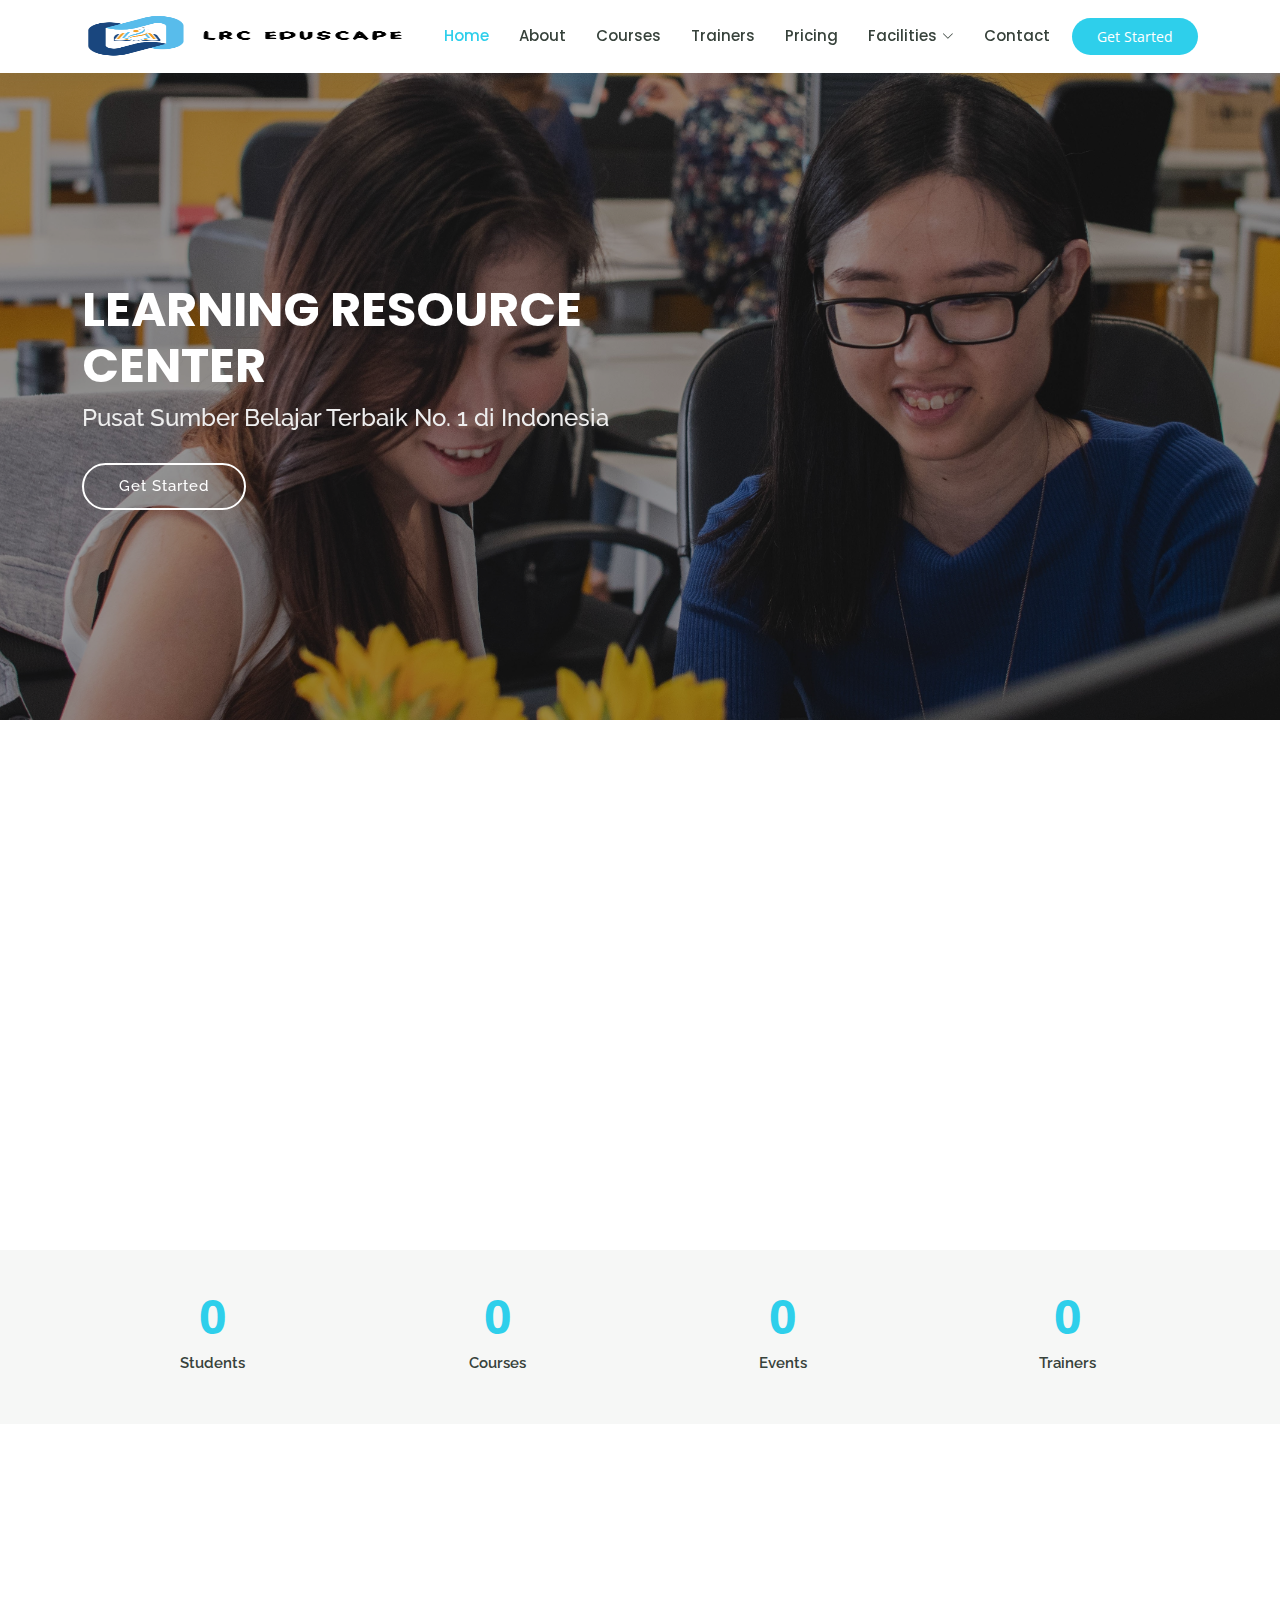
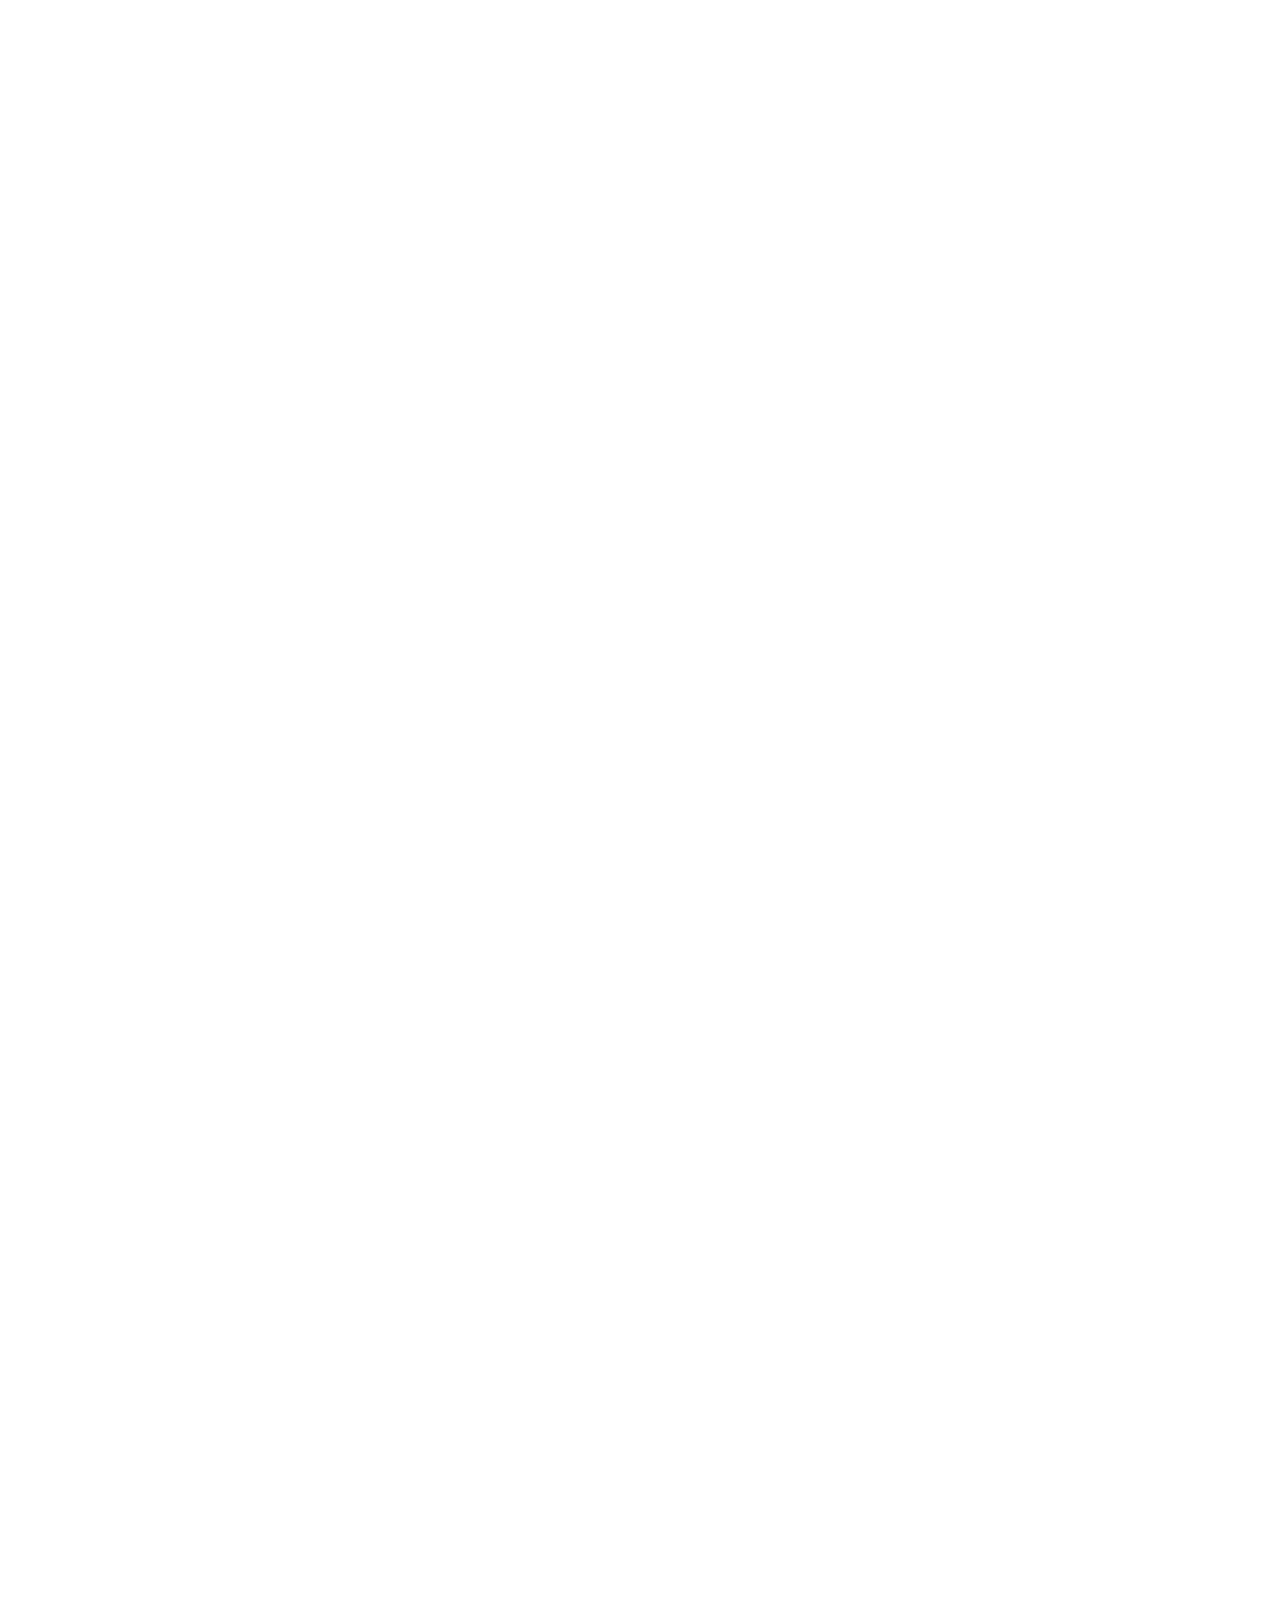
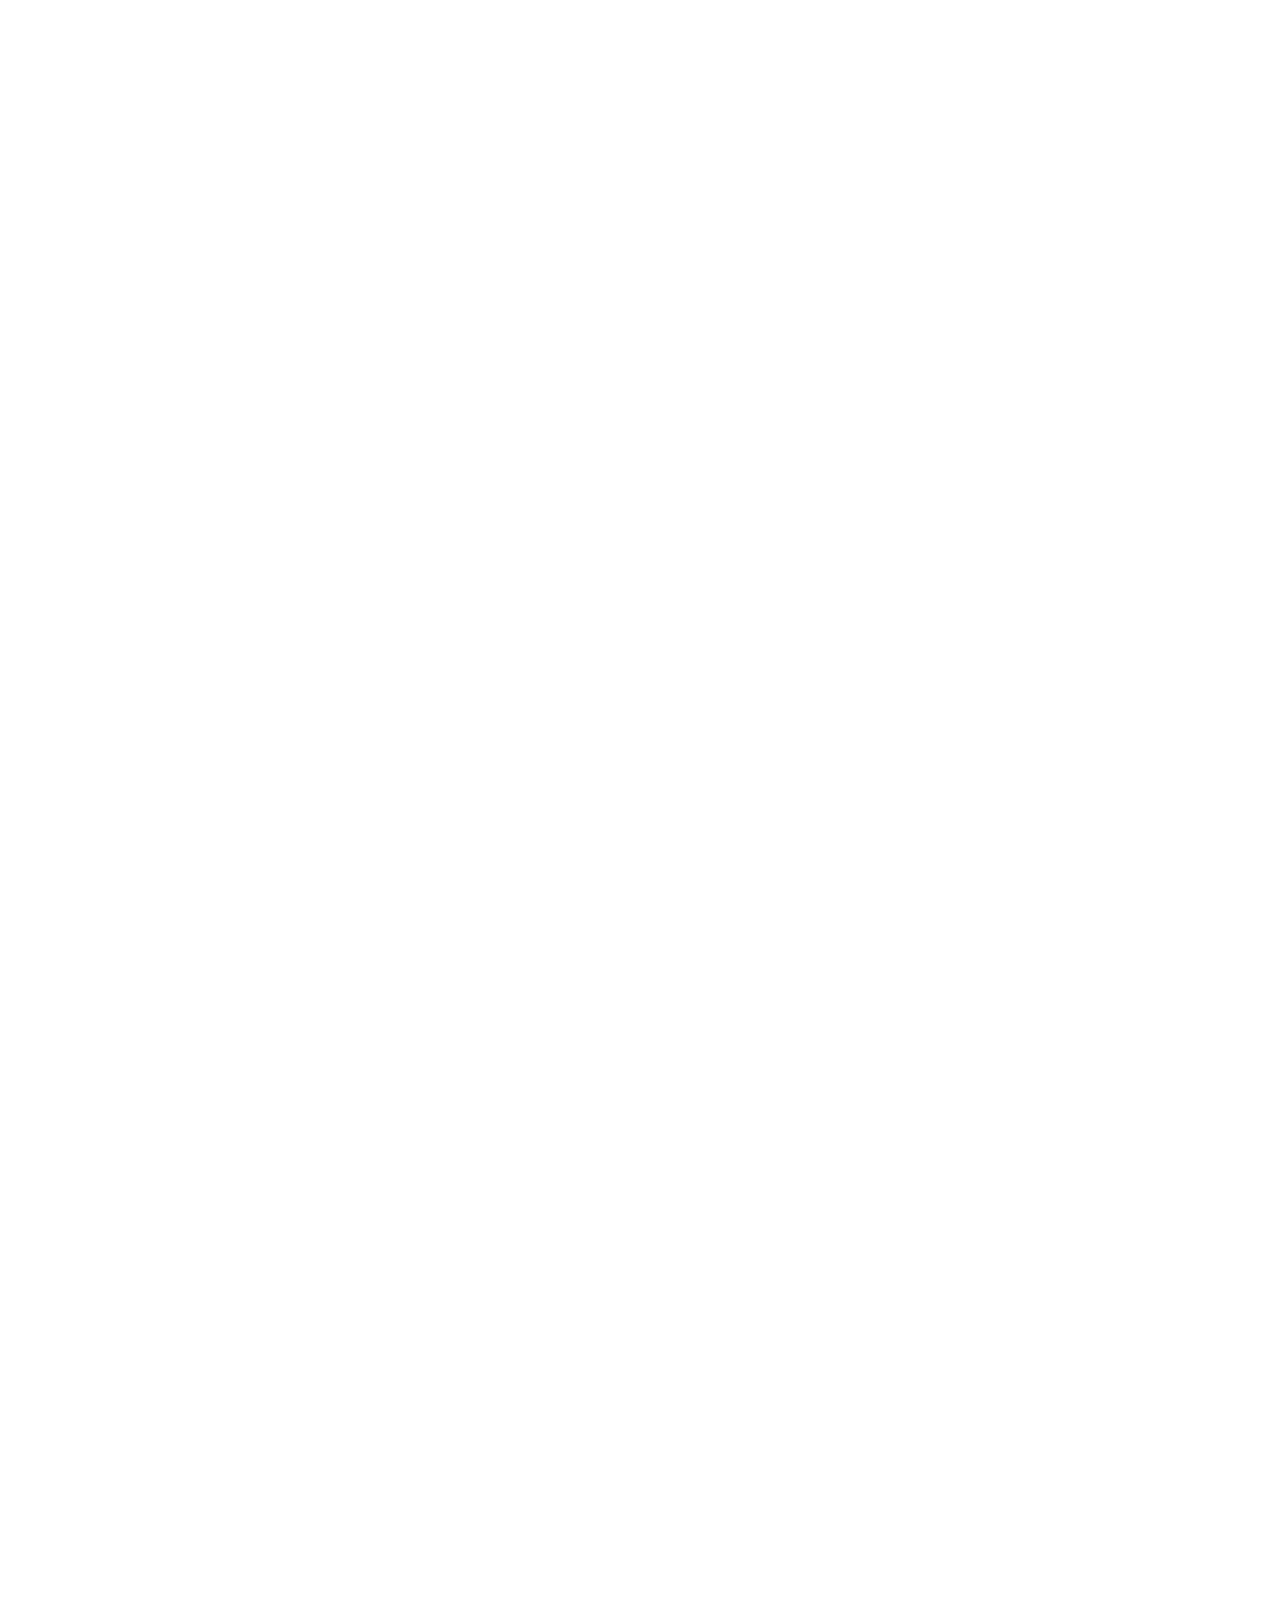
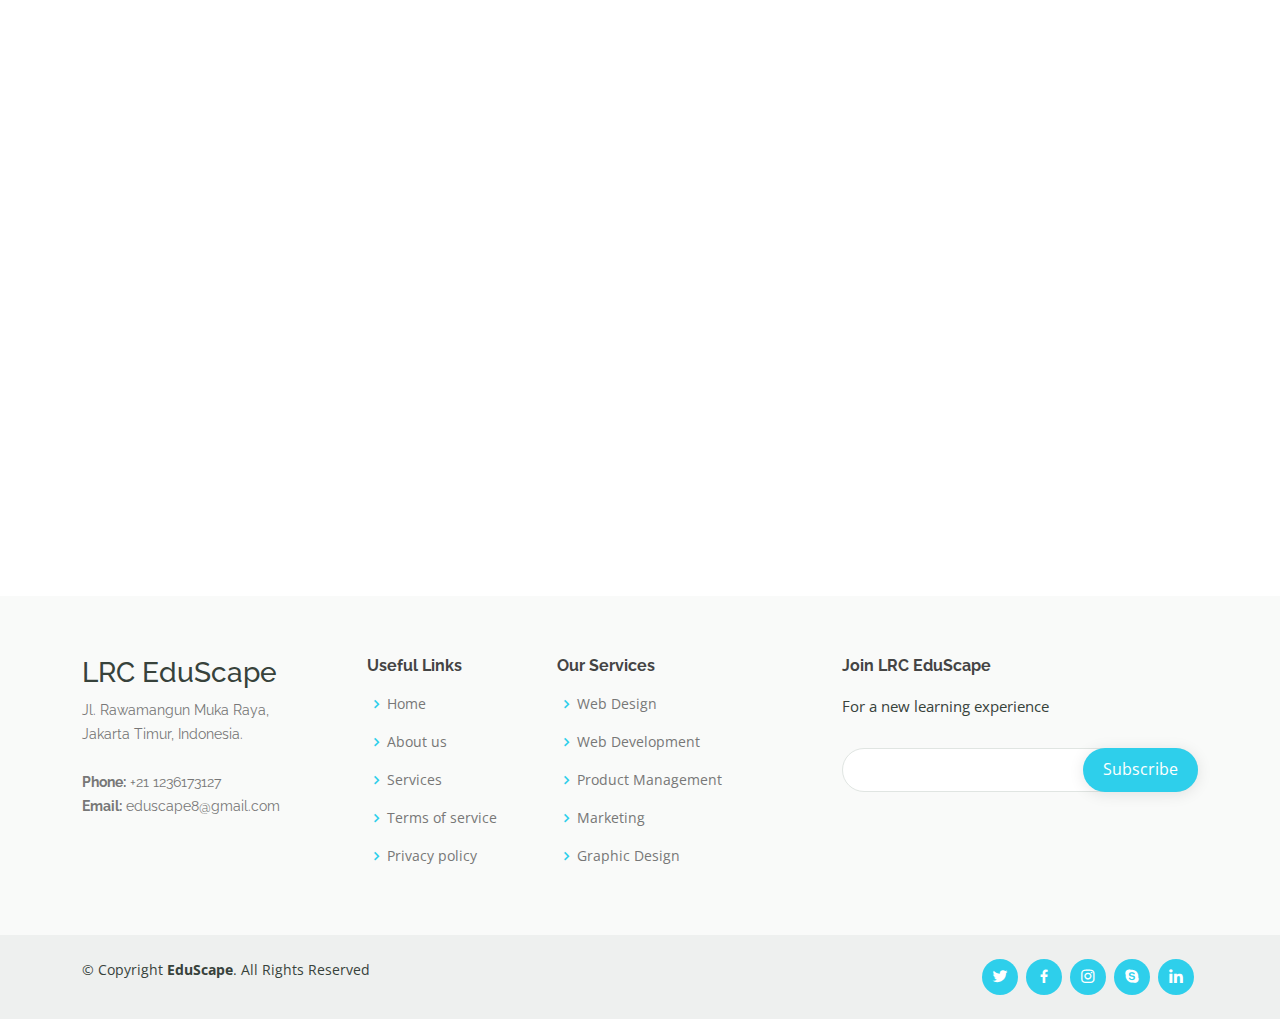
<file: index.html>
<!DOCTYPE html>
<html lang="en">
  <head>
    <meta charset="utf-8" />
    <meta content="width=device-width, initial-scale=1.0" name="viewport" />

    <title>LRC EduScape - Index</title>
    <meta content="" name="description" />
    <meta content="" name="keywords" />

    <!-- Favicons -->
    <link href="assets/img/eduszcape.png" rel="icon" />
    <link href="assets/img/eduszcape.png" rel="apple-touch-icon" />

    <!-- Google Fonts -->
    <link href="https://fonts.googleapis.com/css?family=Open+Sans:300,300i,400,400i,600,600i,700,700i|Raleway:300,300i,400,400i,500,500i,600,600i,700,700i|Poppins:300,300i,400,400i,500,500i,600,600i,700,700i" rel="stylesheet" />

    <!-- Vendor CSS Files -->
    <link href="assets/vendor/animate.css/animate.min.css" rel="stylesheet" />
    <link href="assets/vendor/aos/aos.css" rel="stylesheet" />
    <link href="assets/vendor/bootstrap/css/bootstrap.min.css" rel="stylesheet" />
    <link href="assets/vendor/bootstrap-icons/bootstrap-icons.css" rel="stylesheet" />
    <link href="assets/vendor/boxicons/css/boxicons.min.css" rel="stylesheet" />
    <link href="assets/vendor/remixicon/remixicon.css" rel="stylesheet" />
    <link href="assets/vendor/swiper/swiper-bundle.min.css" rel="stylesheet" />

    <!-- Template Main CSS File -->
    <link href="assets/css/style.css" rel="stylesheet" />

    <!-- =======================================================
  * Template Name: Mentor
  * Updated: Mar 10 2023 with Bootstrap v5.2.3
  * Template URL: https://bootstrapmade.com/mentor-free-education-bootstrap-theme/
  * Author: BootstrapMade.com
  * License: https://bootstrapmade.com/license/
  ======================================================== -->
  </head>

  <body>
    <!-- ======= Header ======= -->
    <header id="header" class="fixed-top">
      <div class="container d-flex align-items-center">
        <!-- Uncomment below if you prefer to use an image logo -->
        <a href="index.html" class="logo me-auto"><img src="assets/img/Logo ES Fix.png" alt="" class="img-fluid" width="2000px" height="916px"/></a>

        <nav id="navbar" class="navbar order-last order-lg-0">
          <ul>
            <li><a class="active" href="index.html">Home</a></li>
            <li><a href="about.html">About</a></li>
            <li><a href="courses.html">Courses</a></li>
            <li><a href="trainers.html">Trainers</a></li>
            <li><a href="pricing.html">Pricing</a></li>

            <li class="dropdown">
              <a href="#"><span>Facilities</span> <i class="bi bi-chevron-down"></i></a>
              <ul>
                <li><a href="#">Library</a></li>
                <li class="dropdown">
                </li>
                <li><a href="#">Languange Center</a></li>
                <li><a href="#">Lab Computer</a></li>
              </ul>
            </li>
            <li><a href="contact.html">Contact</a></li>
          </ul>
          <i class="bi bi-list mobile-nav-toggle"></i>
        </nav>
        <!-- .navbar -->

        <a href="courses.html" class="get-started-btn">Get Started</a>
      </div>
    </header>
    <!-- End Header -->

    <!-- ======= Hero Section ======= -->
    <section id="hero" class="d-flex justify-content-center align-items-center">
      <div class="container position-relative" data-aos="zoom-in" data-aos-delay="100">
        <h1>LEARNING RESOURCE<br />CENTER</h1>
        <h2>Pusat Sumber Belajar Terbaik No. 1 di Indonesia</h2>
        <a href="courses.html" class="btn-get-started">Get Started</a>
      </div>
    </section>
    <!-- End Hero -->

    <main id="main">
      <!-- ======= About Section ======= -->
      <section id="about" class="about">
        <div class="container" data-aos="fade-up">
          <div class="row">
            <div class="col-lg-6 order-1 order-lg-2" data-aos="fade-left" data-aos-delay="100">
              <img src="assets/img/about.jpg" class="img-fluid" alt="" />
            </div>
            <div class="col-lg-6 pt-4 pt-lg-0 order-2 order-lg-1 content">
              <h3>Apa Saja Keunggulan dari LRC EduScape?</h3>
              <p class="fst-italic">LRC EduScape merupakan pusat dari berbagai sumber belajar No. 1 Di Indonesia yang menwarkan beberapa keunggulan, yaitu:</p>
              <ul>
                <li><i class="bi bi-check-circle"></i>Pelayanan Media</li>
                <li><i class="bi bi-check-circle"></i> Course</li>
                <li><i class="bi bi-check-circle"></i> Pengembangan Sistem intruksional</li>
                <li><i class="bi bi-check-circle"></i> Berbagai Jenis-Jenis Sumber Belajar</li>
              </ul>
        </div>
      </section>
      <!-- End About Section -->

      <!-- ======= Counts Section ======= -->
      <section id="counts" class="counts section-bg">
        <div class="container">
          <div class="row counters">
            <div class="col-lg-3 col-6 text-center">
              <span data-purecounter-start="0" data-purecounter-end="1232" data-purecounter-duration="1" class="purecounter"></span>
              <p>Students</p>
            </div>

            <div class="col-lg-3 col-6 text-center">
              <span data-purecounter-start="0" data-purecounter-end="64" data-purecounter-duration="1" class="purecounter"></span>
              <p>Courses</p>
            </div>

            <div class="col-lg-3 col-6 text-center">
              <span data-purecounter-start="0" data-purecounter-end="42" data-purecounter-duration="1" class="purecounter"></span>
              <p>Events</p>
            </div>

            <div class="col-lg-3 col-6 text-center">
              <span data-purecounter-start="0" data-purecounter-end="15" data-purecounter-duration="1" class="purecounter"></span>
              <p>Trainers</p>
            </div>
          </div>
        </div>
      </section>
      <!-- End Counts Section -->

      <!-- ======= Why Us Section ======= -->
      <section id="why-us" class="why-us">
        <div class="container" data-aos="fade-up">
          <div class="row">
            <div class="col-lg-4 d-flex align-items-stretch">
              <div class="content">
                <h3>Apa saja layanan yang berada di LRC EduScape? </h3>
                <p>
                  LRC EduScapemerupakan Pusat Sumber Belajar yang mengutamakan kenyamanann serta ketercapainya pembelajaran bagi para pengguna. 
                  Maka dari itu, kami berusaha untuk menyediakan layanan-layanan yang dapat membantu pengguna dalam belajar.
                  Selain itu, LRC EduScape juga menyediakan para mentor pada setiap course untuk membantu pengguna dalam belajar ang lebih mudah dan efektif.
                </p>
                <div class="text-center">
                  <a href="about.html" class="more-btn">Learn More <i class="bx bx-chevron-right"></i></a>
                </div>
              </div>
            </div>
            <div class="col-lg-8 d-flex align-items-stretch" data-aos="zoom-in" data-aos-delay="100">
              <div class="icon-boxes d-flex flex-column justify-content-center">
                <div class="row">
                  <div class="col-xl-4 d-flex align-items-stretch">
                    <div class="icon-box mt-4 mt-xl-0">
                      <i class="bx bx-receipt"></i>
                      <h4>Pelayanan Media</h4>
                      <p>
                        LRC EduScape membantu Anda dalam memberikan layanan dukungan yang dibutuhkan, baik oleh pendidik maupun peserta didik. Contohnya seperti, menyediakan layanan perpustakaan digital dan layanan berkonsultasi seputar
                        media pembelajaran.
                      </p>
                    </div>
                  </div>
                  <div class="col-xl-4 d-flex align-items-stretch">
                    <div class="icon-box mt-4 mt-xl-0">
                      <i class="bx bx-cube-alt"></i>
                      <h4>Course</h4>
                      <p>
                        LRC EduScape berupaya meningkatkan kemampuan SDM, baik untuk pengelola maupun pengguna PSB. Kami menyediakan beberapa pelatihan yang dapat Anda ikuti dengan materi yang ter-up-to-date dan materi ini akan tersedia
                        sesuai dengan jadwal yang sudah ditentukan. Jadi jangan lupa di catat tanggalnya dan jangan sampai ketinggalan!
                      </p>
                    </div>
                  </div>
                  <div class="col-xl-4 d-flex align-items-stretch">
                    <div class="icon-box mt-4 mt-xl-0">
                      <i class="bx bx-images"></i>
                      <h4>Pengembangan Sistem Instruksional</h4>
                      <p>
                        Layanan LRC EduScape ini membantu membuat rancangan dan memilih sumber belajar yang dapat meningkatkan efektivitas dan efisiensi proses pembelajaran. LRC EduScape ini juga menyediakan layanan untuk berkonsultasi
                        mengenai pengembangan kurikulum, penyusunan rencana pembelajaran, revisi program, dan lain-lain.
                      </p>
                    </div>
                  </div>
                  <div class="col-xl-4 d-flex align-items-stretch">
                    <div class="icon-box mt-4 mt-xl-0">
                      <i class="bx bx-images"></i>
                      <h4>Berbagai Jenis sumber Belajar</h4>
                      <p>
                        LRC EduScape menyediakan berbagai jenis sumber belajar yang dapat digunakan untuk menambah wawasan dan pengalaman belajar. Sumber belajar yang kami sediakan diantaranya: e-Book, Article, Flashcard, Podcast
                        pembelajaran, dan Video pembelajaran.
                      </p>
                    </div>
                  </div>
                </div>
              </div>
              <!-- End .content-->
            </div>
          </div>
        </div>
      </section>
      <!-- End Why Us Section -->

      <!-- ======= Popular Courses Section ======= -->
      <section id="popular-courses" class="courses">
        <div class="container" data-aos="fade-up">
          <div class="section-title">
            <h2>Courses</h2>
            <p>Popular Courses</p>
          </div>
          

          <div class="row" data-aos="zoom-in" data-aos-delay="100">
            <div class="col-lg-4 col-md-6 d-flex align-items-stretch">
              <div class="course-item">
                <img src="assets/img/course-1.jpg" class="img-fluid" alt="..." />
                <div class="course-content">
                  <div class="d-flex justify-content-between align-items-center mb-3">
                    <h4>Web Development</h4>
                    <p class="price">Rp 185.000</p>
                  </div>

                  <h3><a href="course-details.html">Website Design</a></h3>
                  <p>Mempelajari cara mendesain sebuah website yang menarik dan fungsional</p>
                  <div class="trainer d-flex justify-content-between align-items-center">
                    <div class="trainer-profile d-flex align-items-center">
                      <img src="assets/img/G.png" class="img-fluid" alt="" />
                      <span>Ghaza Cahyadi</span>
                    </div>
                    <div class="trainer-rank d-flex align-items-center"><i class="bx bx-user"></i>&nbsp;60 &nbsp;&nbsp; <i class="bx bx-heart"></i>&nbsp;50</div>
                  </div>
                </div>
              </div>
            </div>
            <!-- End Course Item-->

            <div class="col-lg-4 col-md-6 d-flex align-items-stretch mt-4 mt-md-0">
              <div class="course-item">
                <img src="assets/img/course-2.jpg" class="img-fluid" alt="..." />
                <div class="course-content">
                  <div class="d-flex justify-content-between align-items-center mb-3">
                    <h4>Content</h4>
                    <p class="price">Rp 150.000</p>
                  </div>

                  <h3><a href="course-details-copywriting.html">Copywriting</a></h3>
                  <p>Mempelajari mengenai copywriting dan membuat konten yang menarik</p>
                  <div class="trainer d-flex justify-content-between align-items-center">
                    <div class="trainer-profile d-flex align-items-center">
                      <img src="assets/img/b.png" class="img-fluid" alt="" />
                      <span>Bryan William</span>
                    </div>
                    <div class="trainer-rank d-flex align-items-center"><i class="bx bx-user"></i>&nbsp;35 &nbsp;&nbsp; <i class="bx bx-heart"></i>&nbsp;42</div>
                  </div>
                </div>
              </div>
            </div>
            <!-- End Course Item-->

            <div class="col-lg-4 col-md-6 d-flex align-items-stretch mt-4 mt-lg-0">
              <div class="course-item">
                <img src="assets/img/course-3.jpg" class="img-fluid" alt="..." />
                <div class="course-content">
                  <div class="d-flex justify-content-between align-items-center mb-3">
                    <h4>Marketing</h4>
                    <p class="price">Rp 200.000</p>
                  </div>

                  <h3><a href="course-details-digital-marketing.html">Digital Marketing</a></h3>
                  <p>Menganalisis market dalam pelaksanaan digital marketing</p>
                  <div class="trainer d-flex justify-content-between align-items-center">
                    <div class="trainer-profile d-flex align-items-center">
                      <img src="assets/img/a.png" class="img-fluid" alt="" />
                      <span>Rista Annisa</span>
                    </div>
                    <div class="trainer-rank d-flex align-items-center"><i class="bx bx-user"></i>&nbsp;20 &nbsp;&nbsp; <i class="bx bx-heart"></i>&nbsp;85</div>
                  </div>
                </div>
              </div>
            </div>
            <!-- End Course Item-->
            <div class="col-lg-4 col-md-6 d-flex align-items-stretch mt-4 mt-lg-0">
              <div class="course-item">
                <img src="assets/img/course-3.jpg" class="img-fluid" alt="..." />
                <div class="course-content">
                  <div class="d-flex justify-content-between align-items-center mb-3">
                    <h4>Data Science</h4>
                    <p class="price">Rp 200.000</p>
                  </div>

                  <h3><a href="course-details-Data-Analytic.html">Data Analytic</a></h3>
                  <p>Melakukan analisa dan pengolahan data secara otomatis</p>
                  <div class="trainer d-flex justify-content-between align-items-center">
                    <div class="trainer-profile d-flex align-items-center">
                      <img src="assets/img/ab.png" class="img-fluid" alt="" />
                      <span>Abiyyu Fathin D.</span>
                    </div>
                    <div class="trainer-rank d-flex align-items-center"><i class="bx bx-user"></i>&nbsp;20 &nbsp;&nbsp; <i class="bx bx-heart"></i>&nbsp;85</div>
                  </div>
                </div>
              </div>
            </div>
            <!-- End Course Item-->
          </div>
        </div>
      </section>
      <!-- End Popular Courses Section -->

      <!-- ======= Trainers Section ======= -->
      <section id="trainers" class="trainers">
        <div class="container" data-aos="fade-up">
          <div class="row" data-aos="zoom-in" data-aos-delay="100">
            <div class="col-lg-4 col-md-6 d-flex align-items-stretch">
              <div class="member">
                <img src="assets/img/G.png" class="img-fluid" alt="" />
                <div class="member-content">
                  <h4>Ghaza Cahyadi</h4>
                  <span>Web Design</span>
                  <p>seorang graphic designer dengan 1 tahun pengalaman magang di digital agency dan freelance. Memiliki kemampuan desain dan melakukan pitching ide design dan key visual.</p>
                  <div class="social">
                    <a href=""><i class="bi bi-twitter"></i></a>
                    <a href=""><i class="bi bi-facebook"></i></a>
                    <a href=""><i class="bi bi-instagram"></i></a>
                    <a href=""><i class="bi bi-linkedin"></i></a>
                  </div>
                </div>
              </div>
            </div>

            <div class="col-lg-4 col-md-6 d-flex align-items-stretch">
              <div class="member">
                <img src="assets/img/b.png" class="img-fluid" alt="" />
                <div class="member-content">
                  <h4>Bryan WIlliam</h4>
                  <span>Copywriting</span>
                  <p>seorang copywriter yang memiliki pengalaman lebih dari 2 tahun. Memiliki passion dalam memproduksi konten seperti artikel, email marketing, naskah iklan, dan brosur. Memiliki kreativitas yang tinggi dan berpengalaman menulis copy dengan berbagai gaya bahasa.</p>
                  <div class="social">
                    <a href=""><i class="bi bi-twitter"></i></a>
                    <a href=""><i class="bi bi-facebook"></i></a>
                    <a href=""><i class="bi bi-instagram"></i></a>
                    <a href=""><i class="bi bi-linkedin"></i></a>
                  </div>
                </div>
              </div>
            </div>

            <div class="col-lg-4 col-md-6 d-flex align-items-stretch">
              <div class="member">
                <img src="assets/img/a.png" class="img-fluid" alt="" />
                <div class="member-content">
                  <h4>Rista Annisa</h4>
                  <span>Digital Marketing</span>
                  <p>Merupakan Marketing Consultant yang memiliki pengalaman dalam dunia marketing kurang lebih sudah 5 tahun. Trainers ini sangat membantu Anda dalam mempelajari marketing.</p>
                  <div class="social">
                    <a href=""><i class="bi bi-twitter"></i></a>
                    <a href=""><i class="bi bi-facebook"></i></a>
                    <a href=""><i class="bi bi-instagram"></i></a>
                    <a href=""><i class="bi bi-linkedin"></i></a>
                  </div>
                </div>
              </div>
            </div>
          </div>
        </div>

        <div class="container" data-aos="fade-up">
          <div class="row" data-aos="zoom-in" data-aos-delay="100">
            <div class="col-lg-4 col-md-6 d-flex align-items-stretch">
              <div class="member">
                <img src="assets/img/ab.png" class="img-fluid" alt="" />
                <div class="member-content">
                  <h4>Abiyyu Fathin D.</h4>
                  <span>Data Analytic</span>
                  <p>Dengan lebih dari 3 tahun pengalaman di perusahaan tech ternama, akan membantumu memahami topik teori yang rumit dan menghindari kesalahan yang biasa dilakukan pemula.</p>
                  <div class="social">
                    <a href=""><i class="bi bi-twitter"></i></a>
                    <a href=""><i class="bi bi-facebook"></i></a>
                    <a href=""><i class="bi bi-instagram"></i></a>
                    <a href=""><i class="bi bi-linkedin"></i></a>
                  </div>
                </div>
              </div>
            </div>

      </section>
      <!-- End Trainers Section -->
    </main>
    <!-- End #main -->

    <!-- ======= Footer ======= -->
    <footer id="footer">
      <div class="footer-top">
        <div class="container">
          <div class="row">
            <div class="col-lg-3 col-md-6 footer-contact">
              <p>
                <h3>LRC EduScape</h3>
                <p>
                  Jl. Rawamangun Muka Raya,<br />
                  Jakarta Timur, Indonesia. <br /><br />
                  <strong>Phone:</strong> +21 1236173127<br />
                  <strong>Email:</strong> eduscape8@gmail.com<br />
              </p>
            </div>

            <div class="col-lg-2 col-md-6 footer-links">
              <h4>Useful Links</h4>
              <ul>
                <li><i class="bx bx-chevron-right"></i> <a href="#">Home</a></li>
                <li><i class="bx bx-chevron-right"></i> <a href="#">About us</a></li>
                <li><i class="bx bx-chevron-right"></i> <a href="#">Services</a></li>
                <li><i class="bx bx-chevron-right"></i> <a href="#">Terms of service</a></li>
                <li><i class="bx bx-chevron-right"></i> <a href="#">Privacy policy</a></li>
              </ul>
            </div>

            <div class="col-lg-3 col-md-6 footer-links">
              <h4>Our Services</h4>
              <ul>
                <li><i class="bx bx-chevron-right"></i> <a href="#">Web Design</a></li>
                <li><i class="bx bx-chevron-right"></i> <a href="#">Web Development</a></li>
                <li><i class="bx bx-chevron-right"></i> <a href="#">Product Management</a></li>
                <li><i class="bx bx-chevron-right"></i> <a href="#">Marketing</a></li>
                <li><i class="bx bx-chevron-right"></i> <a href="#">Graphic Design</a></li>
              </ul>
            </div>

            <div class="col-lg-4 col-md-6 footer-newsletter">
              <h4>Join LRC EduScape</h4>
              <p>For a new learning experience</p>
              <form action="" method="post"><input type="email" name="email" /><input type="submit" value="Subscribe" /></form>
            </div>
          </div>
        </div>
      </div>

      <div class="container d-md-flex py-4">
        <div class="me-md-auto text-center text-md-start">
          <div class="copyright">
            &copy; Copyright <strong><span>EduScape</span></strong
              >. All Rights Reserved
          </div>
          <div class="credits">
            <!-- All the links in the footer should remain intact. -->
            <!-- You can delete the links only if you purchased the pro version. -->
            <!-- Licensing information: https://bootstrapmade.com/license/ -->
            <!-- Purchase the pro version with working PHP/AJAX contact form: https://bootstrapmade.com/mentor-free-education-bootstrap-theme/ -->
          </div>
        </div>
        <div class="social-links text-center text-md-right pt-3 pt-md-0">
          <a href="#" class="twitter"><i class="bx bxl-twitter"></i></a>
          <a href="#" class="facebook"><i class="bx bxl-facebook"></i></a>
          <a href="#" class="instagram"><i class="bx bxl-instagram"></i></a>
          <a href="#" class="google-plus"><i class="bx bxl-skype"></i></a>
          <a href="#" class="linkedin"><i class="bx bxl-linkedin"></i></a>
        </div>
      </div>
    </footer>
    <!-- End Footer -->

    <div id="preloader"></div>
    <a href="#" class="back-to-top d-flex align-items-center justify-content-center"><i class="bi bi-arrow-up-short"></i></a>

    <!-- Vendor JS Files -->
    <script src="assets/vendor/purecounter/purecounter_vanilla.js"></script>
    <script src="assets/vendor/aos/aos.js"></script>
    <script src="assets/vendor/bootstrap/js/bootstrap.bundle.min.js"></script>
    <script src="assets/vendor/swiper/swiper-bundle.min.js"></script>
    <script src="assets/vendor/php-email-form/validate.js"></script>

    <!-- Template Main JS File -->
    <script src="assets/js/main.js"></script>
  </body>
</html>
</file>
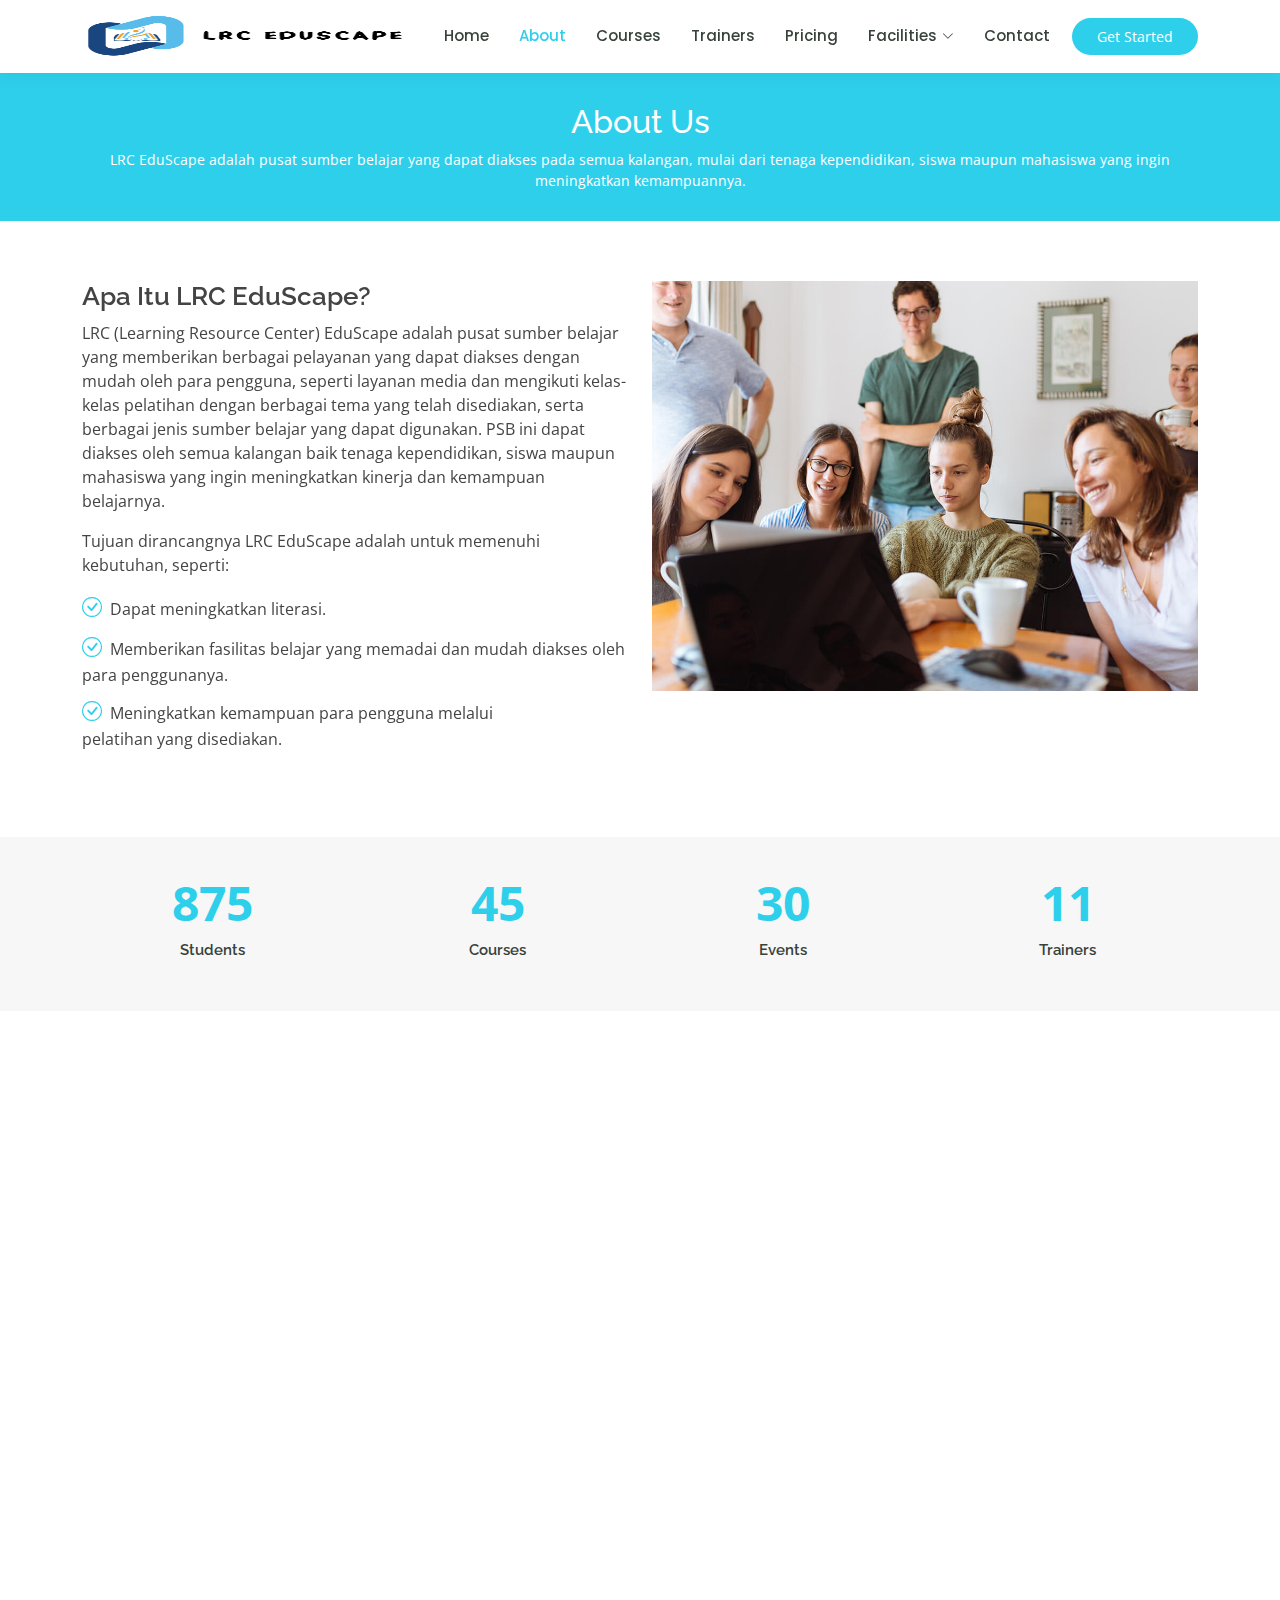
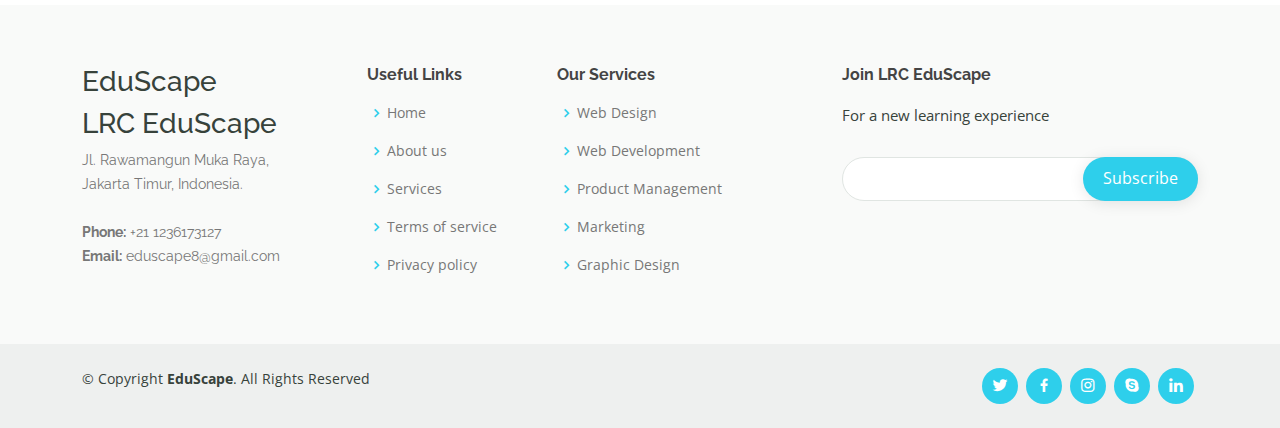
<file: about.html>
<!DOCTYPE html>
<html lang="en">
  <head>
    <meta charset="utf-8" />
    <meta content="width=device-width, initial-scale=1.0" name="viewport" />

    <title>About - LRC EduScape</title>
    <meta content="" name="description" />
    <meta content="" name="keywords" />

    <!-- Favicons -->
    <link href="assets/img/eduszcape.png" rel="icon" />
    <link href="assets/img/apple-touch-icon.png" rel="apple-touch-icon" />

    <!-- Google Fonts -->
    <link href="https://fonts.googleapis.com/css?family=Open+Sans:300,300i,400,400i,600,600i,700,700i|Raleway:300,300i,400,400i,500,500i,600,600i,700,700i|Poppins:300,300i,400,400i,500,500i,600,600i,700,700i" rel="stylesheet" />

    <!-- Vendor CSS Files -->
    <link href="assets/vendor/animate.css/animate.min.css" rel="stylesheet" />
    <link href="assets/vendor/aos/aos.css" rel="stylesheet" />
    <link href="assets/vendor/bootstrap/css/bootstrap.min.css" rel="stylesheet" />
    <link href="assets/vendor/bootstrap-icons/bootstrap-icons.css" rel="stylesheet" />
    <link href="assets/vendor/boxicons/css/boxicons.min.css" rel="stylesheet" />
    <link href="assets/vendor/remixicon/remixicon.css" rel="stylesheet" />
    <link href="assets/vendor/swiper/swiper-bundle.min.css" rel="stylesheet" />

    <!-- Template Main CSS File -->
    <link href="assets/css/style.css" rel="stylesheet" />

    <!-- =======================================================
  * Template Name: Mentor
  * Updated: Mar 10 2023 with Bootstrap v5.2.3
  * Template URL: https://bootstrapmade.com/mentor-free-education-bootstrap-theme/
  * Author: BootstrapMade.com
  * License: https://bootstrapmade.com/license/
  ======================================================== -->
  </head>

  <body>
    <!-- ======= Header ======= -->
    <header id="header" class="fixed-top">
      <div class="container d-flex align-items-center">
        <!-- Uncomment below if you prefer to use an image logo -->
        <a href="index.html" class="logo me-auto"><img src="assets/img/Logo ES Fix.png" alt="" class="img-fluid" width="3000px" height="916px"/></a>

        <nav id="navbar" class="navbar order-last order-lg-0">
          <ul>
            <li><a href="index.html">Home</a></li>
            <li><a class="active" href="about.html">About</a></li>
            <li><a href="courses.html">Courses</a></li>
            <li><a href="trainers.html">Trainers</a></li>
            <li><a href="pricing.html">Pricing</a></li>

            <li class="dropdown">
              <a href="#"><span>Facilities</span> <i class="bi bi-chevron-down"></i></a>
              <ul>
                <li><a href="#">Library</a></li>
                <li class="dropdown">
                </li>
                <li><a href="#">Languange Center</a></li>
                <li><a href="#">Lab Computer</a></li>
              </ul>
            </li>
            <li><a href="contact.html">Contact</a></li>
          </ul>
          <i class="bi bi-list mobile-nav-toggle"></i>
        </nav>
        <!-- .navbar -->

        <a href="courses.html" class="get-started-btn">Get Started</a>
      </div>
    </header>
    <!-- End Header -->

    <main id="main">
      <!-- ======= Breadcrumbs ======= -->
      <div class="breadcrumbs" data-aos="fade-in">
        <div class="container">
          <h2>About Us</h2>
          <p>LRC EduScape adalah pusat sumber belajar yang dapat diakses pada semua kalangan, mulai dari tenaga kependidikan, siswa maupun mahasiswa yang ingin meningkatkan kemampuannya.</p>
        </div>
      </div>
      <!-- End Breadcrumbs -->

      <!-- ======= About Section ======= -->
      <section id="about" class="about">
        <div class="container" data-aos="fade-up">
          <div class="row">
            <div class="col-lg-6 order-1 order-lg-2" data-aos="fade-left" data-aos-delay="100">
              <img src="assets/img/about.jpg" class="img-fluid" alt="" />
            </div>
            <div class="col-lg-6 pt-4 pt-lg-0 order-2 order-lg-1 content">
              <h3>Apa Itu LRC EduScape?</h3>
              <p>
                LRC (Learning Resource Center) EduScape adalah pusat sumber belajar yang memberikan berbagai pelayanan yang dapat diakses dengan mudah oleh para pengguna, seperti layanan media dan mengikuti kelas-kelas pelatihan dengan
                berbagai tema yang telah disediakan, serta berbagai jenis sumber belajar yang dapat digunakan. PSB ini dapat diakses oleh semua kalangan baik tenaga kependidikan, siswa maupun mahasiswa yang ingin meningkatkan kinerja dan
                kemampuan belajarnya. </p>

              </p>Tujuan dirancangnya LRC EduScape adalah untuk memenuhi kebutuhan, seperti:</p>
              </p>
              <ul>
                <li><i class="bi bi-check-circle"></i> Dapat meningkatkan literasi.</li>
                <li><i class="bi bi-check-circle"></i> Memberikan fasilitas belajar yang memadai dan mudah diakses oleh para penggunanya.</li>
                <li><i class="bi bi-check-circle"></i> Meningkatkan kemampuan para pengguna melalui pelatihan yang disediakan.</li>
              </ul>
            </div>
          </div>
        </div>
      </section>
      <!-- End About Section -->

      <!-- ======= Counts Section ======= -->
      <section id="counts" class="counts section-bg">
        <div class="container">
          <div class="row counters">
            <div class="col-lg-3 col-6 text-center">
              <span data-purecounter-start="0" data-purecounter-end="1232" data-purecounter-duration="1" class="purecounter"></span>
              <p>Students</p>
            </div>

            <div class="col-lg-3 col-6 text-center">
              <span data-purecounter-start="0" data-purecounter-end="64" data-purecounter-duration="1" class="purecounter"></span>
              <p>Courses</p>
            </div>

            <div class="col-lg-3 col-6 text-center">
              <span data-purecounter-start="0" data-purecounter-end="42" data-purecounter-duration="1" class="purecounter"></span>
              <p>Events</p>
            </div>

            <div class="col-lg-3 col-6 text-center">
              <span data-purecounter-start="0" data-purecounter-end="15" data-purecounter-duration="1" class="purecounter"></span>
              <p>Trainers</p>
            </div>
          </div>
        </div>
      </section>
      <!-- End Counts Section -->

      <!-- ======= Testimonials Section ======= -->
      <section id="testimonials" class="testimonials">
        <div class="container" data-aos="fade-up">
          <div class="section-title">
            <h2>Testimonials</h2>
            <p>What are they saying</p>
          </div>

          <div class="testimonials-slider swiper" data-aos="fade-up" data-aos-delay="100">
            <div class="swiper-wrapper">
              <div class="swiper-slide">
                <div class="testimonial-wrap">
                  <div class="testimonial-item">
                    <img src="assets/img/testimonials/a.png" class="testimonial-img" alt="" />
                    <h3>Arief Ariadi</h3>
                    <h4>Mahasiswa &amp;  Desinger</h4>
                    <p>
                      <i class="bx bxs-quote-alt-left quote-icon-left"></i>
                      LRC Eduscape ini sangat bermanfaat dan membantu banget untuk sumber belajar.
                      <i class="bx bxs-quote-alt-right quote-icon-right"></i>
                    </p>
                  </div>
                </div>
              </div>
              <!-- End testimonial item -->

              <div class="swiper-slide">
                <div class="testimonial-wrap">
                  <div class="testimonial-item">
                    <img src="assets/img/testimonials/m.png" class="testimonial-img" alt="" />
                    <h3>Mira Tri</h3>
                    <h4>Mahasiswa &amp; Freelancer</h4>
                    <p>
                      <i class="bx bxs-quote-alt-left quote-icon-left"></i>
                      LRC Eduscpae sangat membantu dan sangat informatif dalam memberikan pelayanan, tidak tahu harus bagaimana tanpa LRC Eduscape
                    </p>
                  </div>
                </div>
              </div>
              <!-- End testimonial item -->

              <div class="swiper-slide">
                <div class="testimonial-wrap">
                  <div class="testimonial-item">
                    <img src="assets/img/testimonials/f.png" class="testimonial-img" alt="" />
                    <h3>Fauzan Azima</h3>
                    <h4>Mahasiswa</h4>
                    <p>
                      <i class="bx bxs-quote-alt-left quote-icon-left"></i>
                      Sebagai seorang mahasiswa, saya sangat terbantu dengan kehadiran LRC EduScape. LRC ini cukup lengkap dan sesuai dengan kaidah dan fungsi LRC semestinya.
                      <i class="bx bxs-quote-alt-right quote-icon-right"></i>
                    </p>
                  </div>
                </div>
              </div>
              <!-- End testimonial item -->

              <div class="swiper-slide">
                <div class="testimonial-wrap">
                  <div class="testimonial-item">
                    <img src="assets/img/testimonials/i.png" class="testimonial-img" alt="" />
                    <h3>Intan febriana</h3>
                    <h4>Mahasiswa</h4>
                    <p>
                      <i class="bx bxs-quote-alt-left quote-icon-left"></i>
                      LRC EduScape sangat membantu saya dalam meningkatkan kualitas belajar dan kinerja saya sebagai mahasiswa dan karyawan di perusahaan tempat saya bekerja.
                      <i class="bx bxs-quote-alt-right quote-icon-right"></i>
                    </p>
                  </div>
                </div>
              </div>
              <!-- End testimonial item -->

              <div class="swiper-slide">
                <div class="testimonial-wrap">
                  <div class="testimonial-item">
                    <img src="assets/img/testimonials/n.png" class="testimonial-img" alt="" />
                    <h3>Nadia Riezky</h3>
                    <h4>Mahasiswa</h4>
                    <p>
                      <i class="bx bxs-quote-alt-left quote-icon-left"></i>
                      LRC EduScape ini sangat membantu sekali terutama pada coursenya. Sangat bermanfaat dan membantu sekali pada saya sebagai seorang mahasiswa.
                      <i class="bx bxs-quote-alt-right quote-icon-right"></i>
                    </p>
                  </div>
                </div>
              </div>
              <!-- End testimonial item -->
            </div>
            <div class="swiper-pagination"></div>
          </div>
        </div>
      </section>
      <!-- End Testimonials Section -->
    </main>
    <!-- End #main -->

    <!-- ======= Footer ======= -->
    <footer id="footer">
      <div class="footer-top">
        <div class="container">
          <div class="row">
            <div class="col-lg-3 col-md-6 footer-contact">
              <h3>EduScape</h3>
              <p>
                <h3>LRC EduScape</h3>
                <p>
                  Jl. Rawamangun Muka Raya,<br />
                  Jakarta Timur, Indonesia. <br /><br />
                  <strong>Phone:</strong> +21 1236173127<br />
                  <strong>Email:</strong> eduscape8@gmail.com<br />
              </p>
            </div>

            <div class="col-lg-2 col-md-6 footer-links">
              <h4>Useful Links</h4>
              <ul>
                <li><i class="bx bx-chevron-right"></i> <a href="#">Home</a></li>
                <li><i class="bx bx-chevron-right"></i> <a href="#">About us</a></li>
                <li><i class="bx bx-chevron-right"></i> <a href="#">Services</a></li>
                <li><i class="bx bx-chevron-right"></i> <a href="#">Terms of service</a></li>
                <li><i class="bx bx-chevron-right"></i> <a href="#">Privacy policy</a></li>
              </ul>
            </div>

            <div class="col-lg-3 col-md-6 footer-links">
              <h4>Our Services</h4>
              <ul>
                <li><i class="bx bx-chevron-right"></i> <a href="#">Web Design</a></li>
                <li><i class="bx bx-chevron-right"></i> <a href="#">Web Development</a></li>
                <li><i class="bx bx-chevron-right"></i> <a href="#">Product Management</a></li>
                <li><i class="bx bx-chevron-right"></i> <a href="#">Marketing</a></li>
                <li><i class="bx bx-chevron-right"></i> <a href="#">Graphic Design</a></li>
              </ul>
            </div>

            <div class="col-lg-4 col-md-6 footer-newsletter">
              <h4>Join LRC EduScape</h4>
              <p>For a new learning experience</p>
              <form action="" method="post"><input type="email" name="email" /><input type="submit" value="Subscribe" /></form>
            </div>
          </div>
        </div>
      </div>

      <div class="container d-md-flex py-4">
        <div class="me-md-auto text-center text-md-start">
          <div class="copyright">
            &copy; Copyright <strong><span>EduScape</span></strong
              >. All Rights Reserved
          </div>
          <div class="credits">
            <!-- All the links in the footer should remain intact. -->
            <!-- You can delete the links only if you purchased the pro version. -->
            <!-- Licensing information: https://bootstrapmade.com/license/ -->
            <!-- Purchase the pro version with working PHP/AJAX contact form: https://bootstrapmade.com/mentor-free-education-bootstrap-theme/ -->
          </div>
        </div>
        <div class="social-links text-center text-md-right pt-3 pt-md-0">
          <a href="#" class="twitter"><i class="bx bxl-twitter"></i></a>
          <a href="#" class="facebook"><i class="bx bxl-facebook"></i></a>
          <a href="#" class="instagram"><i class="bx bxl-instagram"></i></a>
          <a href="#" class="google-plus"><i class="bx bxl-skype"></i></a>
          <a href="#" class="linkedin"><i class="bx bxl-linkedin"></i></a>
        </div>
      </div>
    </footer>
    <!-- End Footer -->

    <div id="preloader"></div>
    <a href="#" class="back-to-top d-flex align-items-center justify-content-center"><i class="bi bi-arrow-up-short"></i></a>

    <!-- Vendor JS Files -->
    <script src="assets/vendor/purecounter/purecounter_vanilla.js"></script>
    <script src="assets/vendor/aos/aos.js"></script>
    <script src="assets/vendor/bootstrap/js/bootstrap.bundle.min.js"></script>
    <script src="assets/vendor/swiper/swiper-bundle.min.js"></script>
    <script src="assets/vendor/php-email-form/validate.js"></script>

    <!-- Template Main JS File -->
    <script src="assets/js/main.js"></script>
  </body>
</html>
</file>
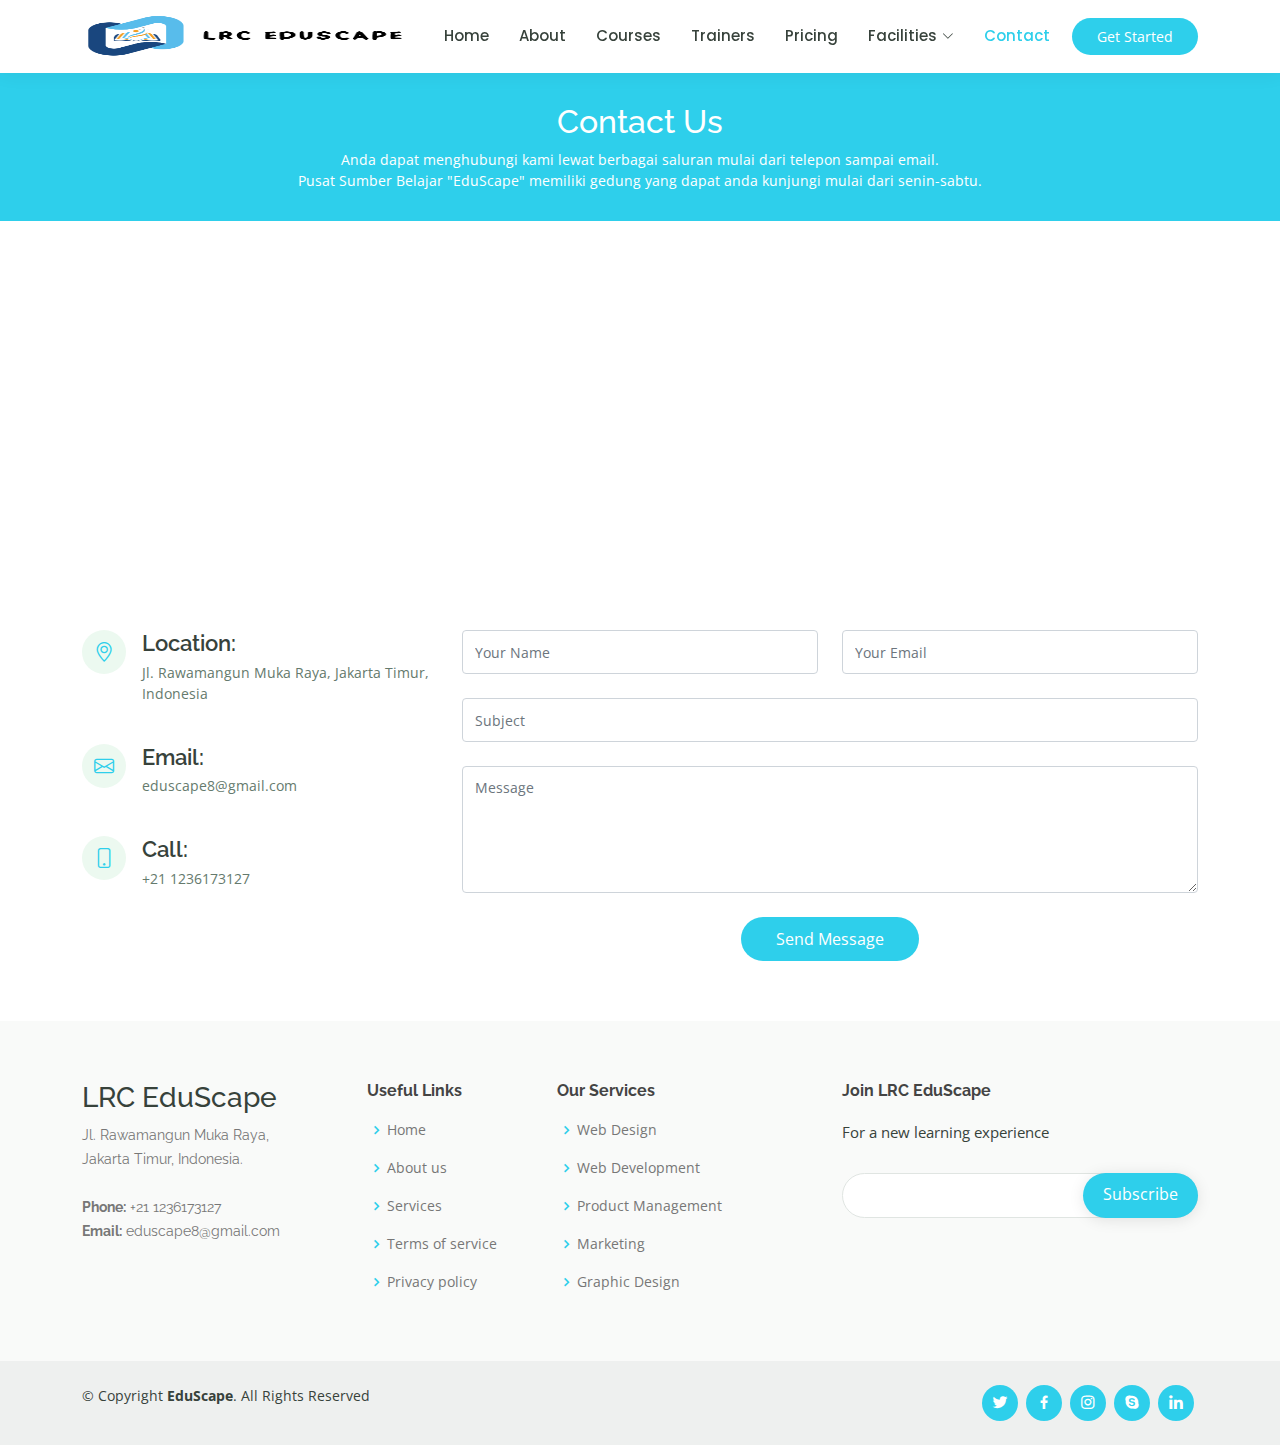
<file: contact.html>
<!DOCTYPE html>
<html lang="en">
  <head>
    <meta charset="utf-8" />
    <meta content="width=device-width, initial-scale=1.0" name="viewport" />

    <title>Contact - LRC EduScape</title>
    <meta content="" name="description" />
    <meta content="" name="keywords" />

    <!-- Favicons -->
    <link href="assets/img/eduszcape.png" rel="icon" />
    <link href="assets/img/apple-touch-icon.png" rel="apple-touch-icon" />

    <!-- Google Fonts -->
    <link href="https://fonts.googleapis.com/css?family=Open+Sans:300,300i,400,400i,600,600i,700,700i|Raleway:300,300i,400,400i,500,500i,600,600i,700,700i|Poppins:300,300i,400,400i,500,500i,600,600i,700,700i" rel="stylesheet" />

    <!-- Vendor CSS Files -->
    <link href="assets/vendor/animate.css/animate.min.css" rel="stylesheet" />
    <link href="assets/vendor/aos/aos.css" rel="stylesheet" />
    <link href="assets/vendor/bootstrap/css/bootstrap.min.css" rel="stylesheet" />
    <link href="assets/vendor/bootstrap-icons/bootstrap-icons.css" rel="stylesheet" />
    <link href="assets/vendor/boxicons/css/boxicons.min.css" rel="stylesheet" />
    <link href="assets/vendor/remixicon/remixicon.css" rel="stylesheet" />
    <link href="assets/vendor/swiper/swiper-bundle.min.css" rel="stylesheet" />

    <!-- Template Main CSS File -->
    <link href="assets/css/style.css" rel="stylesheet" />

    <!-- =======================================================
  * Template Name: Mentor
  * Updated: Mar 10 2023 with Bootstrap v5.2.3
  * Template URL: https://bootstrapmade.com/mentor-free-education-bootstrap-theme/
  * Author: BootstrapMade.com
  * License: https://bootstrapmade.com/license/
  ======================================================== -->
  </head>

  <body>
    <!-- ======= Header ======= -->
    <header id="header" class="fixed-top">
      <div class="container d-flex align-items-center">
        <!-- Uncomment below if you prefer to use an image logo -->
        <a href="index.html" class="logo me-auto"><img src="assets/img/Logo ES Fix.png" alt="" class="img-fluid" width="3000px" height="916px" /></a>

        <nav id="navbar" class="navbar order-last order-lg-0">
          <ul>
            <li><a href="index.html">Home</a></li>
            <li><a href="about.html">About</a></li>
            <li><a href="courses.html">Courses</a></li>
            <li><a href="trainers.html">Trainers</a></li>
            <li><a href="pricing.html">Pricing</a></li>

            <li class="dropdown">
              <a href="#"><span>Facilities</span> <i class="bi bi-chevron-down"></i></a>
              <ul>
                <li><a href="#">Library</a></li>
                <li class="dropdown"></li>
                <li><a href="#">Languange Center</a></li>
                <li><a href="#">Lab Computer</a></li>
              </ul>
            </li>
            <li><a class="active" href="contact.html">Contact</a></li>
          </ul>
          <i class="bi bi-list mobile-nav-toggle"></i>
        </nav>
        <!-- .navbar -->

        <a href="courses.html" class="get-started-btn">Get Started</a>
      </div>
    </header>
    <!-- End Header -->

    <main id="main">
      <!-- ======= Breadcrumbs ======= -->
      <div class="breadcrumbs" data-aos="fade-in">
        <div class="container">
          <h2>Contact Us</h2>
          <p>Anda dapat menghubungi kami lewat berbagai saluran mulai dari telepon sampai email.</p>
          <p>Pusat Sumber Belajar "EduScape" memiliki gedung yang dapat anda kunjungi mulai dari senin-sabtu.</p>
        </div>
      </div>
      <!-- End Breadcrumbs -->

      <!-- ======= Contact Section ======= -->
      <section id="contact" class="contact">
        <div data-aos="fade-up">
          <iframe
            style="border: 0; width: 100%; height: 350px"
            src="https://www.google.com/maps/embed?pb=!1m18!1m12!1m3!1d3966.5239563506743!2d106.87696291471659!3d-6.194382595515631!2m3!1f0!2f0!3f0!3m2!1i1024!2i768!4f13.1!3m3!1m2!1s0x2e69f4ed14403213%3A0x2412a91a0f6a01c8!2sUniversitas%20Negeri%20Jakarta!5e0!3m2!1sid!2sid!4v1670412756367!5m2!1sid!2sid"
            width="400"
            height="300"
            style="border: 0"
            allowfullscreen=""
            loading="lazy"
            referrerpolicy="no-referrer-when-downgrade"
            frameborder="0"
            allowfullscreen
          ></iframe>
        </div>
        <div class="container" data-aos="fade-up">
          <div class="row mt-5">
            <div class="col-lg-4">
              <div class="info">
                <div class="address">
                  <i class="bi bi-geo-alt"></i>
                  <h4>Location:</h4>
                  <p>Jl. Rawamangun Muka Raya, Jakarta Timur, Indonesia</p>
                </div>

                <div class="email">
                  <i class="bi bi-envelope"></i>
                  <h4>Email:</h4>
                  <p>eduscape8@gmail.com</p>
                </div>

                <div class="phone">
                  <i class="bi bi-phone"></i>
                  <h4>Call:</h4>
                  <p>+21 1236173127</p>
                </div>
              </div>
            </div>

            <div class="col-lg-8 mt-5 mt-lg-0">
              <form action="forms/contact.php" method="post" role="form" class="php-email-form">
                <div class="row">
                  <div class="col-md-6 form-group">
                    <input type="text" name="name" class="form-control" id="name" placeholder="Your Name" required />
                  </div>
                  <div class="col-md-6 form-group mt-3 mt-md-0">
                    <input type="email" class="form-control" name="email" id="email" placeholder="Your Email" required />
                  </div>
                </div>
                <div class="form-group mt-3">
                  <input type="text" class="form-control" name="subject" id="subject" placeholder="Subject" required />
                </div>
                <div class="form-group mt-3">
                  <textarea class="form-control" name="message" rows="5" placeholder="Message" required></textarea>
                </div>
                <div class="my-3">
                  <div class="loading">Loading</div>
                  <div class="error-message"></div>
                  <div class="sent-message">Your message has been sent. Thank you!</div>
                </div>
                <div class="text-center"><button type="submit">Send Message</button></div>
              </form>
            </div>
          </div>
        </div>
      </section>
      <!-- End Contact Section -->
    </main>
    <!-- End #main -->

    <!-- ======= Footer ======= -->
    <footer id="footer">
      <div class="footer-top">
        <div class="container">
          <div class="row">
            <div class="col-lg-3 col-md-6 footer-contact">
              <h3>LRC EduScape</h3>
              <p>
                Jl. Rawamangun Muka Raya,<br />
                Jakarta Timur, Indonesia. <br /><br />
                <strong>Phone:</strong> +21 1236173127<br />
                <strong>Email:</strong> eduscape8@gmail.com<br />
              </p>
            </div>

            <div class="col-lg-2 col-md-6 footer-links">
              <h4>Useful Links</h4>
              <ul>
                <li><i class="bx bx-chevron-right"></i> <a href="#">Home</a></li>
                <li><i class="bx bx-chevron-right"></i> <a href="#">About us</a></li>
                <li><i class="bx bx-chevron-right"></i> <a href="#">Services</a></li>
                <li><i class="bx bx-chevron-right"></i> <a href="#">Terms of service</a></li>
                <li><i class="bx bx-chevron-right"></i> <a href="#">Privacy policy</a></li>
              </ul>
            </div>

            <div class="col-lg-3 col-md-6 footer-links">
              <h4>Our Services</h4>
              <ul>
                <li><i class="bx bx-chevron-right"></i> <a href="#">Web Design</a></li>
                <li><i class="bx bx-chevron-right"></i> <a href="#">Web Development</a></li>
                <li><i class="bx bx-chevron-right"></i> <a href="#">Product Management</a></li>
                <li><i class="bx bx-chevron-right"></i> <a href="#">Marketing</a></li>
                <li><i class="bx bx-chevron-right"></i> <a href="#">Graphic Design</a></li>
              </ul>
            </div>

            <div class="col-lg-4 col-md-6 footer-newsletter">
              <h4>Join LRC EduScape</h4>
              <p>For a new learning experience</p>
              <form action="" method="post"><input type="email" name="email" /><input type="submit" value="Subscribe" /></form>
            </div>
          </div>
        </div>
      </div>

      <div class="container d-md-flex py-4">
        <div class="me-md-auto text-center text-md-start">
          <div class="copyright">
            &copy; Copyright <strong><span>EduScape</span></strong
            >. All Rights Reserved
          </div>
          <div class="credits">
            <!-- All the links in the footer should remain intact. -->
            <!-- You can delete the links only if you purchased the pro version. -->
            <!-- Licensing information: https://bootstrapmade.com/license/ -->
            <!-- Purchase the pro version with working PHP/AJAX contact form: https://bootstrapmade.com/mentor-free-education-bootstrap-theme/ -->
          </div>
        </div>
        <div class="social-links text-center text-md-right pt-3 pt-md-0">
          <a href="#" class="twitter"><i class="bx bxl-twitter"></i></a>
          <a href="#" class="facebook"><i class="bx bxl-facebook"></i></a>
          <a href="#" class="instagram"><i class="bx bxl-instagram"></i></a>
          <a href="#" class="google-plus"><i class="bx bxl-skype"></i></a>
          <a href="#" class="linkedin"><i class="bx bxl-linkedin"></i></a>
        </div>
      </div>
    </footer>
    <!-- End Footer -->

    <div id="preloader"></div>
    <a href="#" class="back-to-top d-flex align-items-center justify-content-center"><i class="bi bi-arrow-up-short"></i></a>

    <!-- Vendor JS Files -->
    <script src="assets/vendor/purecounter/purecounter_vanilla.js"></script>
    <script src="assets/vendor/aos/aos.js"></script>
    <script src="assets/vendor/bootstrap/js/bootstrap.bundle.min.js"></script>
    <script src="assets/vendor/swiper/swiper-bundle.min.js"></script>
    <script src="assets/vendor/php-email-form/validate.js"></script>

    <!-- Template Main JS File -->
    <script src="assets/js/main.js"></script>
  </body>
</html>
</file>
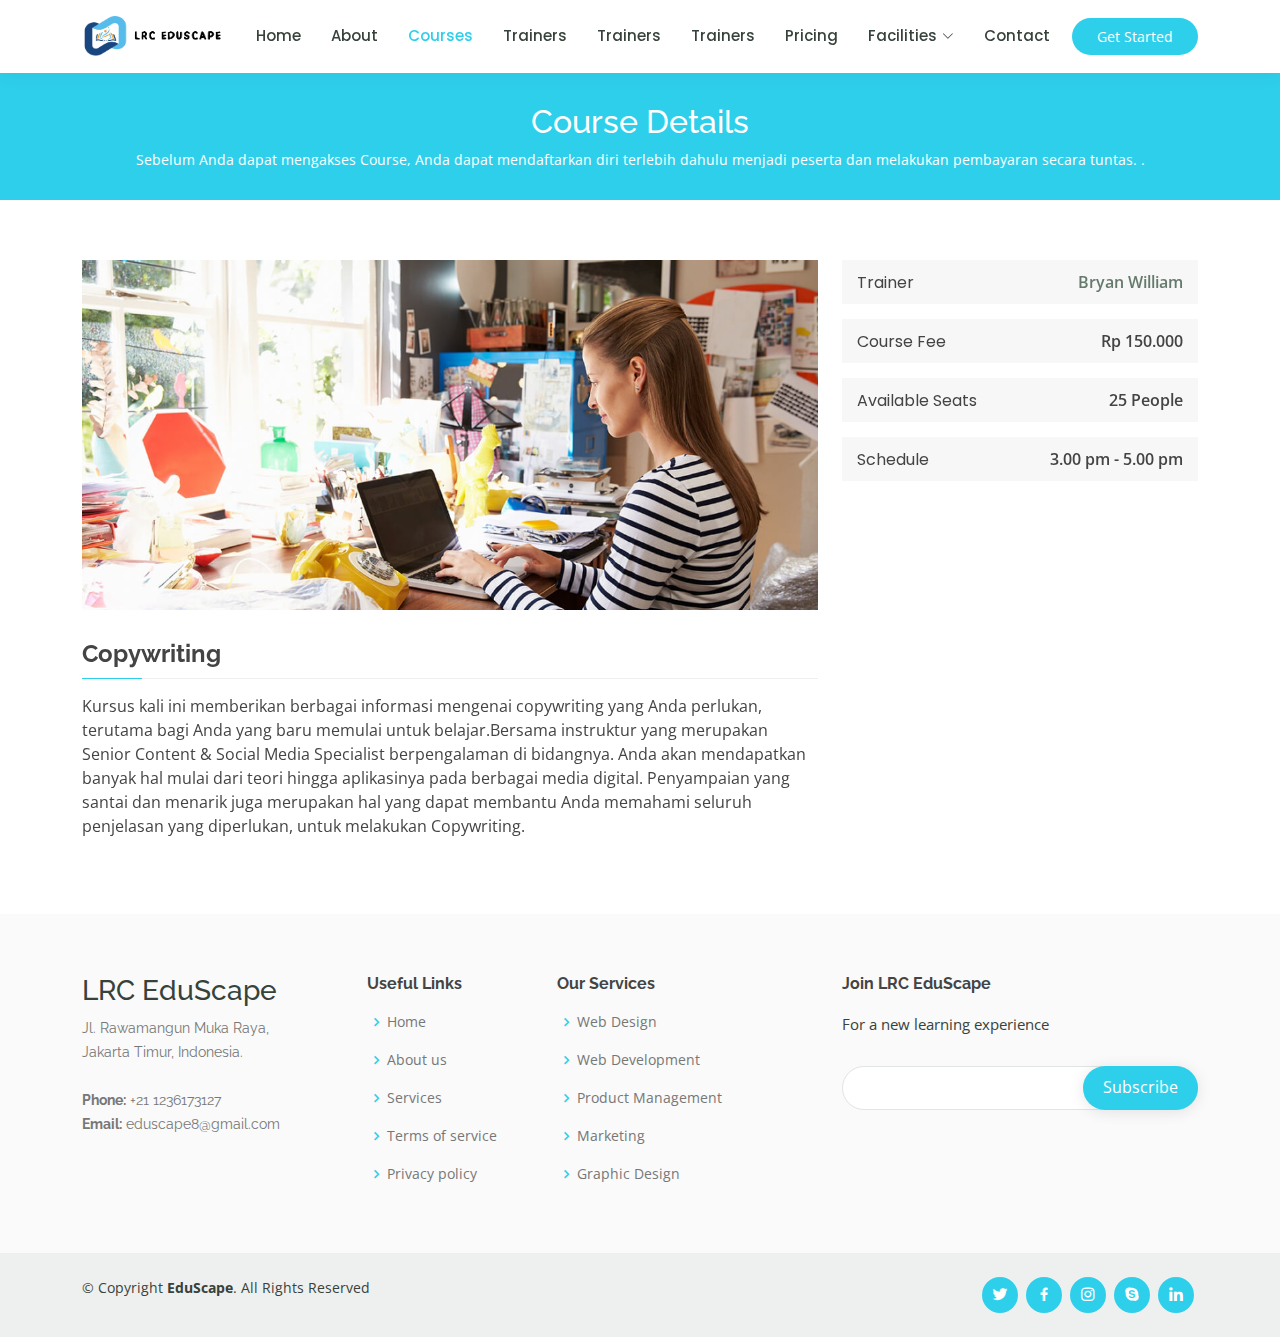
<file: course-details-copywriting.html>
<!DOCTYPE html>
<html lang="en">
  <head>
    <meta charset="utf-8" />
    <meta content="width=device-width, initial-scale=1.0" name="viewport" />

    <title>Course Details - LRC EduScape</title>
    <meta content="" name="description" />
    <meta content="" name="keywords" />

    <!-- Favicons -->
    <link href="assets/img/eduszcape.png" rel="icon" />
    <link href="assets/img/apple-touch-icon.png" rel="apple-touch-icon" />

    <!-- Google Fonts -->
    <link href="https://fonts.googleapis.com/css?family=Open+Sans:300,300i,400,400i,600,600i,700,700i|Raleway:300,300i,400,400i,500,500i,600,600i,700,700i|Poppins:300,300i,400,400i,500,500i,600,600i,700,700i" rel="stylesheet" />

    <!-- Vendor CSS Files -->
    <link href="assets/vendor/animate.css/animate.min.css" rel="stylesheet" />
    <link href="assets/vendor/aos/aos.css" rel="stylesheet" />
    <link href="assets/vendor/bootstrap/css/bootstrap.min.css" rel="stylesheet" />
    <link href="assets/vendor/bootstrap-icons/bootstrap-icons.css" rel="stylesheet" />
    <link href="assets/vendor/boxicons/css/boxicons.min.css" rel="stylesheet" />
    <link href="assets/vendor/remixicon/remixicon.css" rel="stylesheet" />
    <link href="assets/vendor/swiper/swiper-bundle.min.css" rel="stylesheet" />

    <!-- Template Main CSS File -->
    <link href="assets/css/style.css" rel="stylesheet" />

    <!-- =======================================================
  * Template Name: Mentor
  * Updated: Mar 10 2023 with Bootstrap v5.2.3
  * Template URL: https://bootstrapmade.com/mentor-free-education-bootstrap-theme/
  * Author: BootstrapMade.com
  * License: https://bootstrapmade.com/license/
  ======================================================== -->
  </head>

  <body>
    <!-- ======= Header ======= -->
    <header id="header" class="fixed-top">
      <div class="container d-flex align-items-center">
        <!-- Uncomment below if you prefer to use an image logo -->
        <a href="index.html" class="logo me-auto"><img src="assets/img/Logo ES Fix.png" alt="" class="img-fluid" width="3000px" height="916px" /></a>

        <nav id="navbar" class="navbar order-last order-lg-0">
          <ul>
            <li><a href="index.html">Home</a></li>
            <li><a href="about.html">About</a></li>
            <li><a class="active" href="courses.html">Courses</a></li>
            <li><a href="trainers.html">Trainers</a></li>
            <li><a href="trainers.html">Trainers</a></li>
            <li><a href="trainers.html">Trainers</a></li>
            <li><a href="pricing.html">Pricing</a></li>

            <li class="dropdown">
              <a href="#"><span>Facilities</span> <i class="bi bi-chevron-down"></i></a>
              <ul>
                <li><a href="#">Library</a></li>
                <li class="dropdown">
                </li>
                <li><a href="#">Languange Center</a></li>
                <li><a href="#">Lab Computer</a></li>
              </ul>
            </li>
            <li><a href="contact.html">Contact</a></li>
          </ul>
          <i class="bi bi-list mobile-nav-toggle"></i>
        </nav>
        <!-- .navbar -->

        <a href="courses.html" class="get-started-btn">Get Started</a>
      </div>
    </header>
    <!-- End Header -->

    <main id="main">
      <!-- ======= Breadcrumbs ======= -->
      <div class="breadcrumbs" data-aos="fade-in">
        <div class="container">
          <h2>Course Details</h2>
          <p>Sebelum Anda dapat mengakses Course, Anda dapat mendaftarkan diri terlebih dahulu menjadi peserta dan melakukan pembayaran secara tuntas. .</p>
        </div>
      </div>
      <!-- End Breadcrumbs -->

      <!-- ======= Cource Details Section ======= -->
      <section id="course-details" class="course-details">
        <div class="container" data-aos="fade-up">
          <div class="row">
            <div class="col-lg-8">
              <img src="assets/img/course-details.jpg" class="img-fluid" alt="" />
              <h3>Copywriting</h3>
              <p>
                Kursus kali ini memberikan berbagai informasi mengenai copywriting yang Anda perlukan, terutama bagi Anda yang baru memulai untuk belajar.Bersama instruktur yang merupakan Senior Content & Social Media Specialist
                berpengalaman di bidangnya. Anda akan mendapatkan banyak hal mulai dari teori hingga aplikasinya pada berbagai media digital. Penyampaian yang santai dan menarik juga merupakan hal yang dapat membantu Anda memahami seluruh
                penjelasan yang diperlukan, untuk melakukan Copywriting.
              </p>
            </div>
            <div class="col-lg-4">
              <div class="course-info d-flex justify-content-between align-items-center">
                <h5>Trainer</h5>
                <p><a href="#">Bryan William</a></p>
              </div>

              <div class="course-info d-flex justify-content-between align-items-center">
                <h5>Course Fee</h5>
                <p>Rp 150.000</p>
              </div>

              <div class="course-info d-flex justify-content-between align-items-center">
                <h5>Available Seats</h5>
                <p>25 People</p>
              </div>

              <div class="course-info d-flex justify-content-between align-items-center">
                <h5>Schedule</h5>
                <p>3.00 pm - 5.00 pm</p>
              </div>
            </div>
          </div>
        </div>
      </section>
      <!-- End Cource Details Section -->

      
    </main>
    <!-- End #main -->

    <!-- ======= Footer ======= -->
    <footer id="footer">
      <div class="footer-top">
        <div class="container">
          <div class="row">
            <div class="col-lg-3 col-md-6 footer-contact">

            </p>
              <h3>LRC EduScape</h3>
              <p>
                Jl. Rawamangun Muka Raya,<br />
                Jakarta Timur, Indonesia. <br /><br />
                <strong>Phone:</strong> +21 1236173127<br />
                <strong>Email:</strong> eduscape8@gmail.com<br />
              </p>
            </div>

            <div class="col-lg-2 col-md-6 footer-links">
              <h4>Useful Links</h4>
              <ul>
                <li><i class="bx bx-chevron-right"></i> <a href="#">Home</a></li>
                <li><i class="bx bx-chevron-right"></i> <a href="#">About us</a></li>
                <li><i class="bx bx-chevron-right"></i> <a href="#">Services</a></li>
                <li><i class="bx bx-chevron-right"></i> <a href="#">Terms of service</a></li>
                <li><i class="bx bx-chevron-right"></i> <a href="#">Privacy policy</a></li>
              </ul>
            </div>

            <div class="col-lg-3 col-md-6 footer-links">
              <h4>Our Services</h4>
              <ul>
                <li><i class="bx bx-chevron-right"></i> <a href="#">Web Design</a></li>
                <li><i class="bx bx-chevron-right"></i> <a href="#">Web Development</a></li>
                <li><i class="bx bx-chevron-right"></i> <a href="#">Product Management</a></li>
                <li><i class="bx bx-chevron-right"></i> <a href="#">Marketing</a></li>
                <li><i class="bx bx-chevron-right"></i> <a href="#">Graphic Design</a></li>
              </ul>
            </div>

            <div class="col-lg-4 col-md-6 footer-newsletter">
              <h4>Join LRC EduScape</h4>
              <p>For a new learning experience</p>
              <form action="" method="post"><input type="email" name="email" /><input type="submit" value="Subscribe" /></form>
            </div>
          </div>
        </div>
      </div>

      <div class="container d-md-flex py-4">
        <div class="me-md-auto text-center text-md-start">
          <div class="copyright">
            &copy; Copyright <strong><span>EduScape</span></strong
            >. All Rights Reserved
          </div>
          <div class="credits">
            <!-- All the links in the footer should remain intact. -->
            <!-- You can delete the links only if you purchased the pro version. -->
            <!-- Licensing information: https://bootstrapmade.com/license/ -->
            <!-- Purchase the pro version with working PHP/AJAX contact form: https://bootstrapmade.com/mentor-free-education-bootstrap-theme/ -->
          </div>
        </div>
        <div class="social-links text-center text-md-right pt-3 pt-md-0">
          <a href="#" class="twitter"><i class="bx bxl-twitter"></i></a>
          <a href="#" class="facebook"><i class="bx bxl-facebook"></i></a>
          <a href="#" class="instagram"><i class="bx bxl-instagram"></i></a>
          <a href="#" class="google-plus"><i class="bx bxl-skype"></i></a>
          <a href="#" class="linkedin"><i class="bx bxl-linkedin"></i></a>
        </div>
      </div>
    </footer>
    <!-- End Footer -->

    <div id="preloader"></div>
    <a href="#" class="back-to-top d-flex align-items-center justify-content-center"><i class="bi bi-arrow-up-short"></i></a>

    <!-- Vendor JS Files -->
    <script src="assets/vendor/purecounter/purecounter_vanilla.js"></script>
    <script src="assets/vendor/aos/aos.js"></script>
    <script src="assets/vendor/bootstrap/js/bootstrap.bundle.min.js"></script>
    <script src="assets/vendor/swiper/swiper-bundle.min.js"></script>
    <script src="assets/vendor/php-email-form/validate.js"></script>

    <!-- Template Main JS File -->
    <script src="assets/js/main.js"></script>
  </body>
</html>
</file>
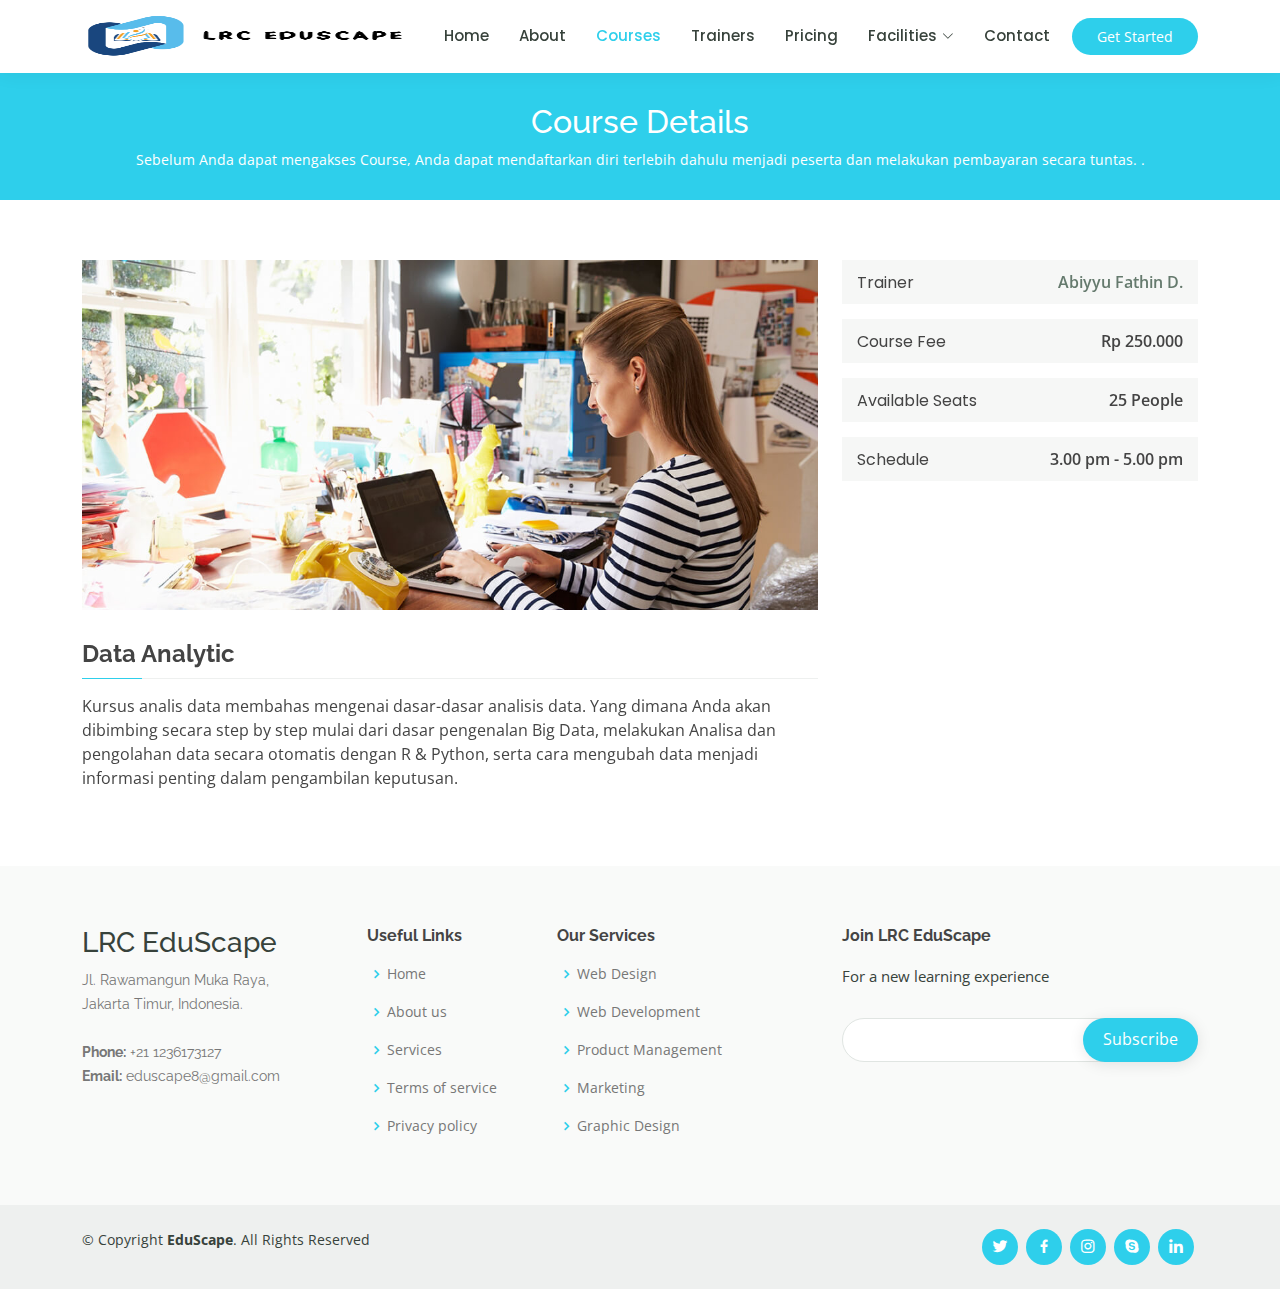
<file: course-details-Data-Analytic.html>
<!DOCTYPE html>
<html lang="en">
  <head>
    <meta charset="utf-8" />
    <meta content="width=device-width, initial-scale=1.0" name="viewport" />

    <title>Course Details - LRC EduScape</title>
    <meta content="" name="description" />
    <meta content="" name="keywords" />

    <!-- Favicons -->
    <link href="assets/img/eduszcape.png" rel="icon" />
    <link href="assets/img/apple-touch-icon.png" rel="apple-touch-icon" />

    <!-- Google Fonts -->
    <link href="https://fonts.googleapis.com/css?family=Open+Sans:300,300i,400,400i,600,600i,700,700i|Raleway:300,300i,400,400i,500,500i,600,600i,700,700i|Poppins:300,300i,400,400i,500,500i,600,600i,700,700i" rel="stylesheet" />

    <!-- Vendor CSS Files -->
    <link href="assets/vendor/animate.css/animate.min.css" rel="stylesheet" />
    <link href="assets/vendor/aos/aos.css" rel="stylesheet" />
    <link href="assets/vendor/bootstrap/css/bootstrap.min.css" rel="stylesheet" />
    <link href="assets/vendor/bootstrap-icons/bootstrap-icons.css" rel="stylesheet" />
    <link href="assets/vendor/boxicons/css/boxicons.min.css" rel="stylesheet" />
    <link href="assets/vendor/remixicon/remixicon.css" rel="stylesheet" />
    <link href="assets/vendor/swiper/swiper-bundle.min.css" rel="stylesheet" />

    <!-- Template Main CSS File -->
    <link href="assets/css/style.css" rel="stylesheet" />

    <!-- =======================================================
  * Template Name: Mentor
  * Updated: Mar 10 2023 with Bootstrap v5.2.3
  * Template URL: https://bootstrapmade.com/mentor-free-education-bootstrap-theme/
  * Author: BootstrapMade.com
  * License: https://bootstrapmade.com/license/
  ======================================================== -->
  </head>

  <body>
    <!-- ======= Header ======= -->
    <header id="header" class="fixed-top">
      <div class="container d-flex align-items-center">
        <!-- Uncomment below if you prefer to use an image logo -->
        <a href="index.html" class="logo me-auto"><img src="assets/img/Logo ES Fix.png" alt="" class="img-fluid" width="3000px" height="916px"/></a>

        <nav id="navbar" class="navbar order-last order-lg-0">
          <ul>
            <li><a href="index.html">Home</a></li>
            <li><a href="about.html">About</a></li>
            <li><a class="active" href="courses.html">Courses</a></li>
            <li><a href="trainers.html">Trainers</a></li>
            <li><a href="pricing.html">Pricing</a></li>

            <li class="dropdown">
              <a href="#"><span>Facilities</span> <i class="bi bi-chevron-down"></i></a>
              <ul>
                <li><a href="#">Library</a></li>
                <li class="dropdown">
                </li>
                <li><a href="#">Languange Center</a></li>
                <li><a href="#">Lab Computer</a></li>
              </ul>
            </li>
            <li><a href="contact.html">Contact</a></li>
          </ul>
          <i class="bi bi-list mobile-nav-toggle"></i>
        </nav>
        <!-- .navbar -->

        <a href="courses.html" class="get-started-btn">Get Started</a>
      </div>
    </header>
    <!-- End Header -->

    <main id="main">
      <!-- ======= Breadcrumbs ======= -->
      <div class="breadcrumbs" data-aos="fade-in">
        <div class="container">
          <h2>Course Details</h2>
          <p>Sebelum Anda dapat mengakses Course, Anda dapat mendaftarkan diri terlebih dahulu menjadi peserta dan melakukan pembayaran secara tuntas. .</p>
        </div>
      </div>
      <!-- End Breadcrumbs -->

      <!-- ======= Cource Details Section ======= -->
      <section id="course-details" class="course-details">
        <div class="container" data-aos="fade-up">
          <div class="row">
            <div class="col-lg-8">
              <img src="assets/img/course-details.jpg" class="img-fluid" alt="" />
              <h3>Data Analytic</h3>
              <p>
                Kursus analis data membahas mengenai dasar-dasar analisis data. Yang dimana Anda akan dibimbing secara step by step mulai dari dasar pengenalan Big Data, melakukan Analisa dan pengolahan data secara otomatis dengan R & Python, serta cara mengubah data menjadi informasi penting dalam pengambilan keputusan.
              </p>
            </div>
            <div class="col-lg-4">
              <div class="course-info d-flex justify-content-between align-items-center">
                <h5>Trainer</h5>
                <p><a href="#">Abiyyu Fathin D.</a></p>
              </div>

              <div class="course-info d-flex justify-content-between align-items-center">
                <h5>Course Fee</h5>
                <p>Rp 250.000
                </p>
              </div>

              <div class="course-info d-flex justify-content-between align-items-center">
                <h5>Available Seats</h5>
                <p>25 People</p>
              </div>

              <div class="course-info d-flex justify-content-between align-items-center">
                <h5>Schedule</h5>
                <p>3.00 pm - 5.00 pm</p>
              </div>
            </div>
          </div>
        </div>
      </section>
      <!-- End Cource Details Section -->

     

    <!-- ======= Footer ======= -->
    <footer id="footer">
      <div class="footer-top">
        <div class="container">
          <div class="row">
            <div class="col-lg-3 col-md-6 footer-contact">
             
              <p>
                <h3>LRC EduScape</h3>
                <p>
                  Jl. Rawamangun Muka Raya,<br />
                  Jakarta Timur, Indonesia. <br /><br />
                  <strong>Phone:</strong> +21 1236173127<br />
                  <strong>Email:</strong> eduscape8@gmail.com<br />
              </p>
            </div>

            <div class="col-lg-2 col-md-6 footer-links">
              <h4>Useful Links</h4>
              <ul>
                <li><i class="bx bx-chevron-right"></i> <a href="#">Home</a></li>
                <li><i class="bx bx-chevron-right"></i> <a href="#">About us</a></li>
                <li><i class="bx bx-chevron-right"></i> <a href="#">Services</a></li>
                <li><i class="bx bx-chevron-right"></i> <a href="#">Terms of service</a></li>
                <li><i class="bx bx-chevron-right"></i> <a href="#">Privacy policy</a></li>
              </ul>
            </div>

            <div class="col-lg-3 col-md-6 footer-links">
              <h4>Our Services</h4>
              <ul>
                <li><i class="bx bx-chevron-right"></i> <a href="#">Web Design</a></li>
                <li><i class="bx bx-chevron-right"></i> <a href="#">Web Development</a></li>
                <li><i class="bx bx-chevron-right"></i> <a href="#">Product Management</a></li>
                <li><i class="bx bx-chevron-right"></i> <a href="#">Marketing</a></li>
                <li><i class="bx bx-chevron-right"></i> <a href="#">Graphic Design</a></li>
              </ul>
            </div>

            <div class="col-lg-4 col-md-6 footer-newsletter">
              <h4>Join LRC EduScape</h4>
              <p>For a new learning experience</p>
              <form action="" method="post"><input type="email" name="email" /><input type="submit" value="Subscribe" /></form>
            </div>
          </div>
        </div>
      </div>

      <div class="container d-md-flex py-4">
        <div class="me-md-auto text-center text-md-start">
          <div class="copyright">
            &copy; Copyright <strong><span>EduScape</span></strong
              >. All Rights Reserved
          </div>
          <div class="credits">
            <!-- All the links in the footer should remain intact. -->
            <!-- You can delete the links only if you purchased the pro version. -->
            <!-- Licensing information: https://bootstrapmade.com/license/ -->
            <!-- Purchase the pro version with working PHP/AJAX contact form: https://bootstrapmade.com/mentor-free-education-bootstrap-theme/ -->
          </div>
        </div>
        <div class="social-links text-center text-md-right pt-3 pt-md-0">
          <a href="#" class="twitter"><i class="bx bxl-twitter"></i></a>
          <a href="#" class="facebook"><i class="bx bxl-facebook"></i></a>
          <a href="#" class="instagram"><i class="bx bxl-instagram"></i></a>
          <a href="#" class="google-plus"><i class="bx bxl-skype"></i></a>
          <a href="#" class="linkedin"><i class="bx bxl-linkedin"></i></a>
        </div>
      </div>
    </footer>
    <!-- End Footer -->

    <div id="preloader"></div>
    <a href="#" class="back-to-top d-flex align-items-center justify-content-center"><i class="bi bi-arrow-up-short"></i></a>

    <!-- Vendor JS Files -->
    <script src="assets/vendor/purecounter/purecounter_vanilla.js"></script>
    <script src="assets/vendor/aos/aos.js"></script>
    <script src="assets/vendor/bootstrap/js/bootstrap.bundle.min.js"></script>
    <script src="assets/vendor/swiper/swiper-bundle.min.js"></script>
    <script src="assets/vendor/php-email-form/validate.js"></script>

    <!-- Template Main JS File -->
    <script src="assets/js/main.js"></script>
  </body>
</html>
</file>
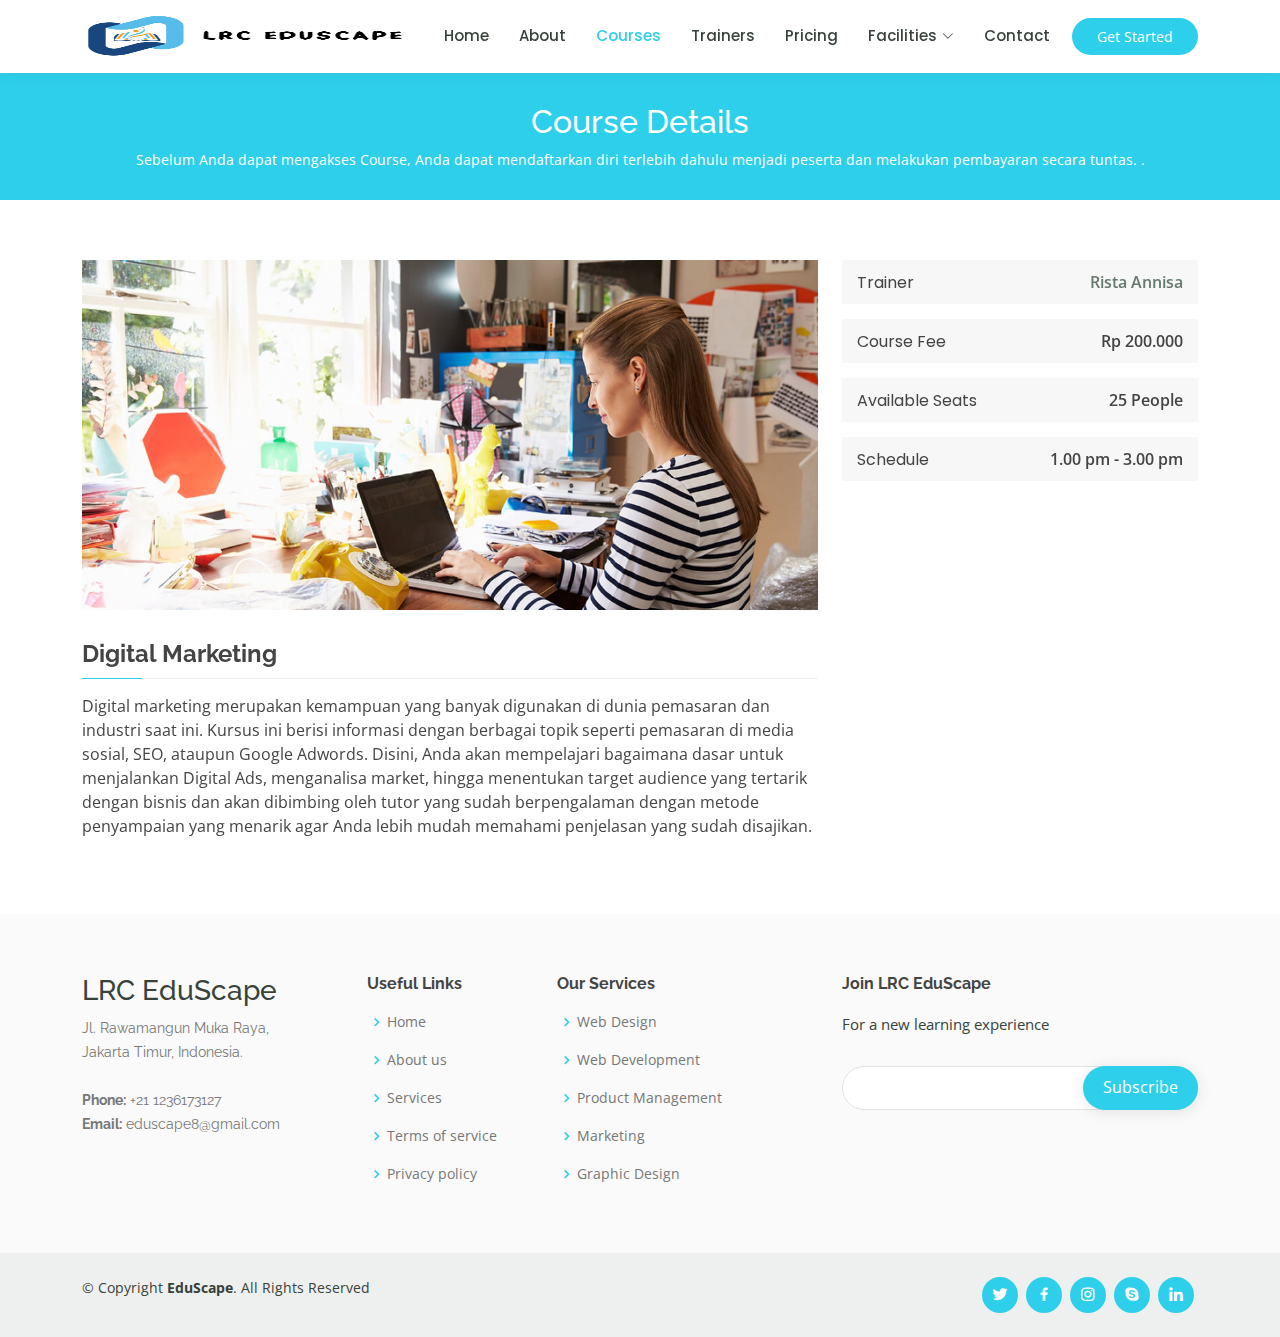
<file: course-details-digital-marketing.html>
<!DOCTYPE html>
<html lang="en">
  <head>
    <meta charset="utf-8" />
    <meta content="width=device-width, initial-scale=1.0" name="viewport" />

    <title>Course Details - LRC EduScape</title>
    <meta content="" name="description" />
    <meta content="" name="keywords" />

    <!-- Favicons -->
    <link href="assets/img/eduszcape.png" rel="icon" />
    <link href="assets/img/apple-touch-icon.png" rel="apple-touch-icon" />

    <!-- Google Fonts -->
    <link href="https://fonts.googleapis.com/css?family=Open+Sans:300,300i,400,400i,600,600i,700,700i|Raleway:300,300i,400,400i,500,500i,600,600i,700,700i|Poppins:300,300i,400,400i,500,500i,600,600i,700,700i" rel="stylesheet" />

    <!-- Vendor CSS Files -->
    <link href="assets/vendor/animate.css/animate.min.css" rel="stylesheet" />
    <link href="assets/vendor/aos/aos.css" rel="stylesheet" />
    <link href="assets/vendor/bootstrap/css/bootstrap.min.css" rel="stylesheet" />
    <link href="assets/vendor/bootstrap-icons/bootstrap-icons.css" rel="stylesheet" />
    <link href="assets/vendor/boxicons/css/boxicons.min.css" rel="stylesheet" />
    <link href="assets/vendor/remixicon/remixicon.css" rel="stylesheet" />
    <link href="assets/vendor/swiper/swiper-bundle.min.css" rel="stylesheet" />

    <!-- Template Main CSS File -->
    <link href="assets/css/style.css" rel="stylesheet" />

    <!-- =======================================================
  * Template Name: Mentor
  * Updated: Mar 10 2023 with Bootstrap v5.2.3
  * Template URL: https://bootstrapmade.com/mentor-free-education-bootstrap-theme/
  * Author: BootstrapMade.com
  * License: https://bootstrapmade.com/license/
  ======================================================== -->
  </head>

  <body>
    <!-- ======= Header ======= -->
    <header id="header" class="fixed-top">
      <div class="container d-flex align-items-center">
        <!-- Uncomment below if you prefer to use an image logo -->
        <a href="index.html" class="logo me-auto"><img src="assets/img/Logo ES Fix.png" alt="" class="img-fluid" width="3000px" height="916px" /></a>

        <nav id="navbar" class="navbar order-last order-lg-0">
          <ul>
            <li><a href="index.html">Home</a></li>
            <li><a href="about.html">About</a></li>
            <li><a class="active" href="courses.html">Courses</a></li>
            <li><a href="trainers.html">Trainers</a></li>
            <li><a href="pricing.html">Pricing</a></li>

            <li class="dropdown">
              <a href="#"><span>Facilities</span> <i class="bi bi-chevron-down"></i></a>
              <ul>
                <li><a href="#">Library</a></li>
                <li class="dropdown">
                </li>
                <li><a href="#">Languange Center</a></li>
                <li><a href="#">Lab Computer</a></li>
              </ul>
            </li>
            <li><a href="contact.html">Contact</a></li>
          </ul>
          <i class="bi bi-list mobile-nav-toggle"></i>
        </nav>
        <!-- .navbar -->

        <a href="courses.html" class="get-started-btn">Get Started</a>
      </div>
    </header>
    <!-- End Header -->

    <main id="main">
      <!-- ======= Breadcrumbs ======= -->
      <div class="breadcrumbs" data-aos="fade-in">
        <div class="container">
          <h2>Course Details</h2>
          <p>Sebelum Anda dapat mengakses Course, Anda dapat mendaftarkan diri terlebih dahulu menjadi peserta dan melakukan pembayaran secara tuntas. .</p>
        </div>
      </div>
      <!-- End Breadcrumbs -->

      <!-- ======= Cource Details Section ======= -->
      <section id="course-details" class="course-details">
        <div class="container" data-aos="fade-up">
          <div class="row">
            <div class="col-lg-8">
              <img src="assets/img/course-details.jpg" class="img-fluid" alt="" />
              <h3>Digital Marketing</h3>
              <p>
                Digital marketing merupakan kemampuan yang banyak digunakan di dunia pemasaran dan industri saat ini. Kursus ini berisi informasi dengan berbagai topik seperti pemasaran di media sosial, SEO, ataupun Google Adwords. Disini,
                Anda akan mempelajari bagaimana dasar untuk menjalankan Digital Ads, menganalisa market, hingga menentukan target audience yang tertarik dengan bisnis dan akan dibimbing oleh tutor yang sudah berpengalaman dengan metode
                penyampaian yang menarik agar Anda lebih mudah memahami penjelasan yang sudah disajikan.
              </p>
            </div>
            <div class="col-lg-4">
              <div class="course-info d-flex justify-content-between align-items-center">
                <h5>Trainer</h5>
                <p><a href="#">Rista Annisa</a></p>
              </div>

              <div class="course-info d-flex justify-content-between align-items-center">
                <h5>Course Fee</h5>
                <p>Rp 200.000</p>
              </div>

              <div class="course-info d-flex justify-content-between align-items-center">
                <h5>Available Seats</h5>
                <p>25 People</p>
              </div>

              <div class="course-info d-flex justify-content-between align-items-center">
                <h5>Schedule</h5>
                <p>1.00 pm - 3.00 pm</p>
              </div>
            </div>
          </div>
        </div>
      </section>
      <!-- End Cource Details Section -->

      

    <!-- ======= Footer ======= -->
    <footer id="footer">
      <div class="footer-top">
        <div class="container">
          <div class="row">
            <div class="col-lg-3 col-md-6 footer-contact">
              <p>
                <h3>LRC EduScape</h3>
                <p>
                  Jl. Rawamangun Muka Raya,<br />
                  Jakarta Timur, Indonesia. <br /><br />
                  <strong>Phone:</strong> +21 1236173127<br />
                  <strong>Email:</strong> eduscape8@gmail.com<br />
              </p>
            </div>

            <div class="col-lg-2 col-md-6 footer-links">
              <h4>Useful Links</h4>
              <ul>
                <li><i class="bx bx-chevron-right"></i> <a href="#">Home</a></li>
                <li><i class="bx bx-chevron-right"></i> <a href="#">About us</a></li>
                <li><i class="bx bx-chevron-right"></i> <a href="#">Services</a></li>
                <li><i class="bx bx-chevron-right"></i> <a href="#">Terms of service</a></li>
                <li><i class="bx bx-chevron-right"></i> <a href="#">Privacy policy</a></li>
              </ul>
            </div>

            <div class="col-lg-3 col-md-6 footer-links">
              <h4>Our Services</h4>
              <ul>
                <li><i class="bx bx-chevron-right"></i> <a href="#">Web Design</a></li>
                <li><i class="bx bx-chevron-right"></i> <a href="#">Web Development</a></li>
                <li><i class="bx bx-chevron-right"></i> <a href="#">Product Management</a></li>
                <li><i class="bx bx-chevron-right"></i> <a href="#">Marketing</a></li>
                <li><i class="bx bx-chevron-right"></i> <a href="#">Graphic Design</a></li>
              </ul>
            </div>

            <div class="col-lg-4 col-md-6 footer-newsletter">
              <h4>Join LRC EduScape</h4>
              <p>For a new learning experience</p>
              <form action="" method="post"><input type="email" name="email" /><input type="submit" value="Subscribe" /></form>
            </div>
          </div>
        </div>
      </div>

      <div class="container d-md-flex py-4">
        <div class="me-md-auto text-center text-md-start">
          <div class="copyright">
            &copy; Copyright <strong><span>EduScape</span></strong
              >. All Rights Reserved
          </div>
          <div class="credits">
            <!-- All the links in the footer should remain intact. -->
            <!-- You can delete the links only if you purchased the pro version. -->
            <!-- Licensing information: https://bootstrapmade.com/license/ -->
            <!-- Purchase the pro version with working PHP/AJAX contact form: https://bootstrapmade.com/mentor-free-education-bootstrap-theme/ -->
          </div>
        </div>
        <div class="social-links text-center text-md-right pt-3 pt-md-0">
          <a href="#" class="twitter"><i class="bx bxl-twitter"></i></a>
          <a href="#" class="facebook"><i class="bx bxl-facebook"></i></a>
          <a href="#" class="instagram"><i class="bx bxl-instagram"></i></a>
          <a href="#" class="google-plus"><i class="bx bxl-skype"></i></a>
          <a href="#" class="linkedin"><i class="bx bxl-linkedin"></i></a>
        </div>
      </div>
    </footer>
    <!-- End Footer -->

    <div id="preloader"></div>
    <a href="#" class="back-to-top d-flex align-items-center justify-content-center"><i class="bi bi-arrow-up-short"></i></a>

    <!-- Vendor JS Files -->
    <script src="assets/vendor/purecounter/purecounter_vanilla.js"></script>
    <script src="assets/vendor/aos/aos.js"></script>
    <script src="assets/vendor/bootstrap/js/bootstrap.bundle.min.js"></script>
    <script src="assets/vendor/swiper/swiper-bundle.min.js"></script>
    <script src="assets/vendor/php-email-form/validate.js"></script>

    <!-- Template Main JS File -->
    <script src="assets/js/main.js"></script>
  </body>
</html>
</file>
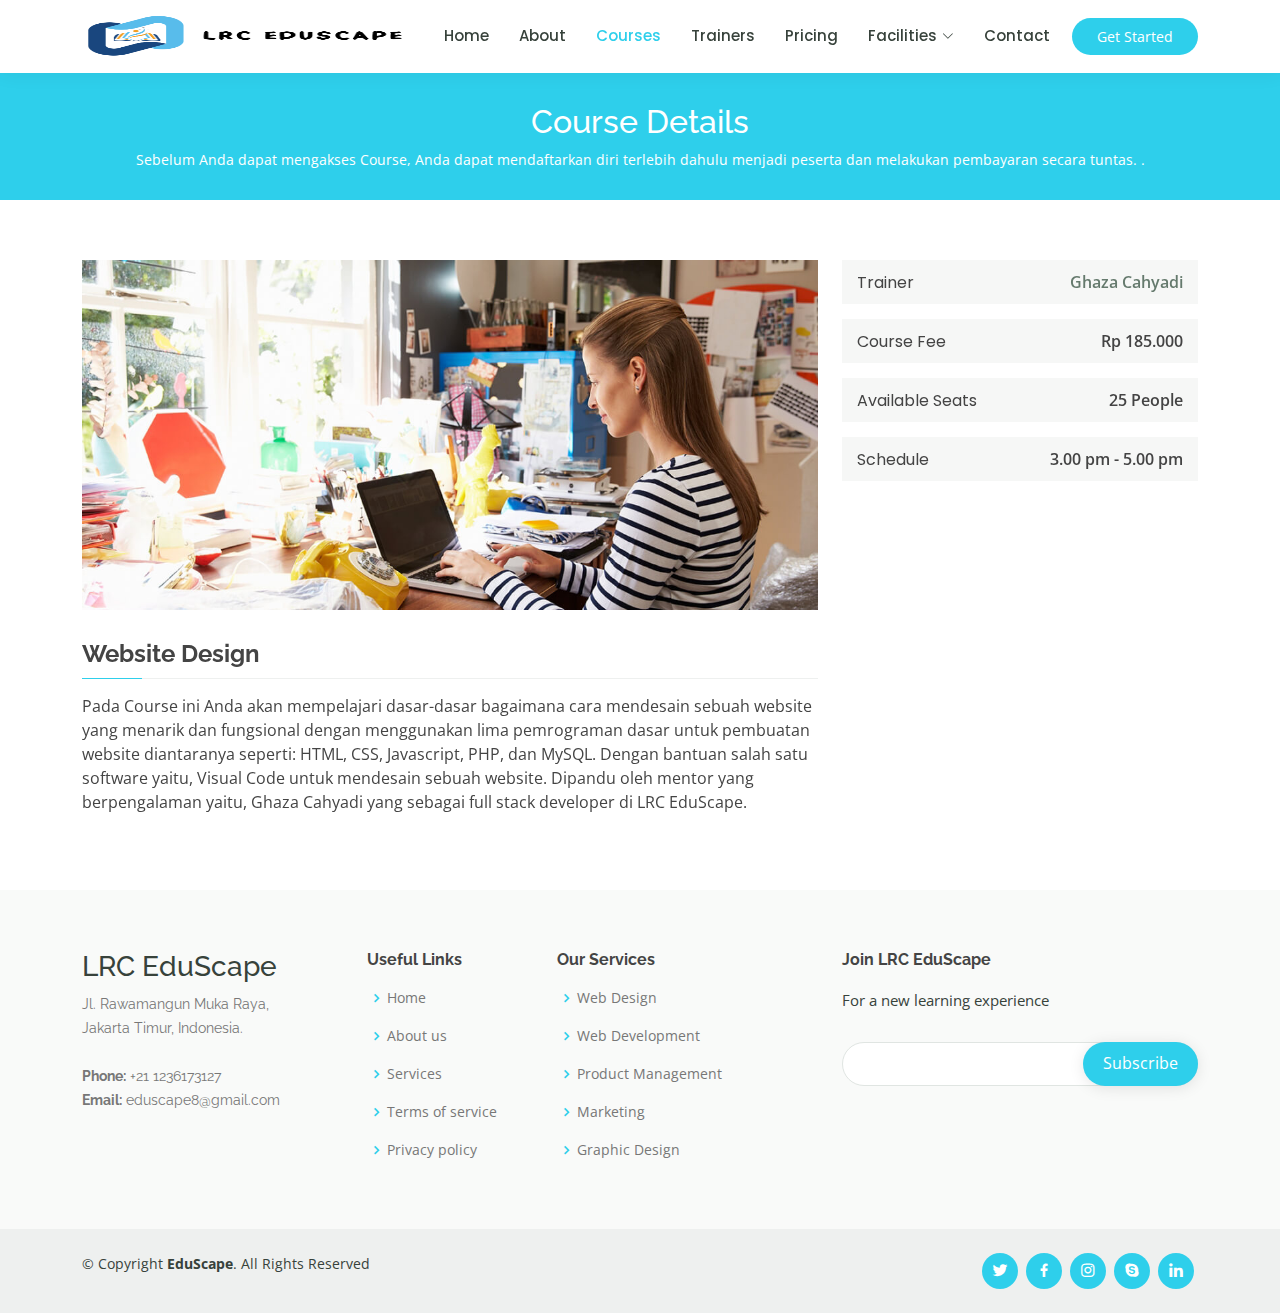
<file: course-details.html>
<!DOCTYPE html>
<html lang="en">
  <head>
    <meta charset="utf-8" />
    <meta content="width=device-width, initial-scale=1.0" name="viewport" />

    <title>Course Details - LRC EduScape</title>
    <meta content="" name="description" />
    <meta content="" name="keywords" />

    <!-- Favicons -->
    <link href="assets/img/eduszcape.png" rel="icon" />
    <link href="assets/img/apple-touch-icon.png" rel="apple-touch-icon" />

    <!-- Google Fonts -->
    <link href="https://fonts.googleapis.com/css?family=Open+Sans:300,300i,400,400i,600,600i,700,700i|Raleway:300,300i,400,400i,500,500i,600,600i,700,700i|Poppins:300,300i,400,400i,500,500i,600,600i,700,700i" rel="stylesheet" />

    <!-- Vendor CSS Files -->
    <link href="assets/vendor/animate.css/animate.min.css" rel="stylesheet" />
    <link href="assets/vendor/aos/aos.css" rel="stylesheet" />
    <link href="assets/vendor/bootstrap/css/bootstrap.min.css" rel="stylesheet" />
    <link href="assets/vendor/bootstrap-icons/bootstrap-icons.css" rel="stylesheet" />
    <link href="assets/vendor/boxicons/css/boxicons.min.css" rel="stylesheet" />
    <link href="assets/vendor/remixicon/remixicon.css" rel="stylesheet" />
    <link href="assets/vendor/swiper/swiper-bundle.min.css" rel="stylesheet" />

    <!-- Template Main CSS File -->
    <link href="assets/css/style.css" rel="stylesheet" />

    <!-- =======================================================
  * Template Name: Mentor
  * Updated: Mar 10 2023 with Bootstrap v5.2.3
  * Template URL: https://bootstrapmade.com/mentor-free-education-bootstrap-theme/
  * Author: BootstrapMade.com
  * License: https://bootstrapmade.com/license/
  ======================================================== -->
  </head>

  <body>
    <!-- ======= Header ======= -->
    <header id="header" class="fixed-top">
      <div class="container d-flex align-items-center">
        <!-- Uncomment below if you prefer to use an image logo -->
        <a href="index.html" class="logo me-auto"><img src="assets/img/Logo ES Fix.png" alt="" class="img-fluid" width="3000px" height="916px"/></a>

        <nav id="navbar" class="navbar order-last order-lg-0">
          <ul>
            <li><a href="index.html">Home</a></li>
            <li><a href="about.html">About</a></li>
            <li><a class="active" href="courses.html">Courses</a></li>
            <li><a href="trainers.html">Trainers</a></li>
            <li><a href="pricing.html">Pricing</a></li>

            <li class="dropdown">
              <a href="#"><span>Facilities</span> <i class="bi bi-chevron-down"></i></a>
              <ul>
                <li><a href="#">Library</a></li>
                <li class="dropdown">
                </li>
                <li><a href="#">Languange Center</a></li>
                <li><a href="#">Lab Computer</a></li>
              </ul>
            </li>
            <li><a href="contact.html">Contact</a></li>
          </ul>
          <i class="bi bi-list mobile-nav-toggle"></i>
        </nav>
        <!-- .navbar -->

        <a href="courses.html" class="get-started-btn">Get Started</a>
      </div>
    </header>
    <!-- End Header -->

    <main id="main">
      <!-- ======= Breadcrumbs ======= -->
      <div class="breadcrumbs" data-aos="fade-in">
        <div class="container">
          <h2>Course Details</h2>
          <p>Sebelum Anda dapat mengakses Course, Anda dapat mendaftarkan diri terlebih dahulu menjadi peserta dan melakukan pembayaran secara tuntas. .</p>
        </div>
      </div>
      <!-- End Breadcrumbs -->

      <!-- ======= Cource Details Section ======= -->
      <section id="course-details" class="course-details">
        <div class="container" data-aos="fade-up">
          <div class="row">
            <div class="col-lg-8">
              <img src="assets/img/course-details.jpg" class="img-fluid" alt="" />
              <h3>Website Design</h3>
              <p>
                Pada Course ini Anda akan mempelajari dasar-dasar bagaimana cara mendesain sebuah website yang menarik dan fungsional dengan menggunakan lima pemrograman dasar untuk pembuatan website diantaranya seperti: HTML, CSS,
                Javascript, PHP, dan MySQL. Dengan bantuan salah satu software yaitu, Visual Code untuk mendesain sebuah website. Dipandu oleh mentor yang berpengalaman yaitu, Ghaza Cahyadi yang sebagai full stack developer di LRC EduScape.
              </p>
            </div>
            <div class="col-lg-4">
              <div class="course-info d-flex justify-content-between align-items-center">
                <h5>Trainer</h5>
                <p><a href="#">Ghaza Cahyadi</a></p>
              </div>

              <div class="course-info d-flex justify-content-between align-items-center">
                <h5>Course Fee</h5>
                <p>Rp 185.000</p>
              </div>

              <div class="course-info d-flex justify-content-between align-items-center">
                <h5>Available Seats</h5>
                <p>25 People</p>
              </div>

              <div class="course-info d-flex justify-content-between align-items-center">
                <h5>Schedule</h5>
                <p>3.00 pm - 5.00 pm</p>
              </div>
            </div>
          </div>
        </div>
      </section>
      <!-- End Cource Details Section -->

     

    <!-- ======= Footer ======= -->
    <footer id="footer">
      <div class="footer-top">
        <div class="container">
          <div class="row">
            <div class="col-lg-3 col-md-6 footer-contact">
             
              <p>
                <h3>LRC EduScape</h3>
                <p>
                  Jl. Rawamangun Muka Raya,<br />
                  Jakarta Timur, Indonesia. <br /><br />
                  <strong>Phone:</strong> +21 1236173127<br />
                  <strong>Email:</strong> eduscape8@gmail.com<br />
              </p>
            </div>

            <div class="col-lg-2 col-md-6 footer-links">
              <h4>Useful Links</h4>
              <ul>
                <li><i class="bx bx-chevron-right"></i> <a href="#">Home</a></li>
                <li><i class="bx bx-chevron-right"></i> <a href="#">About us</a></li>
                <li><i class="bx bx-chevron-right"></i> <a href="#">Services</a></li>
                <li><i class="bx bx-chevron-right"></i> <a href="#">Terms of service</a></li>
                <li><i class="bx bx-chevron-right"></i> <a href="#">Privacy policy</a></li>
              </ul>
            </div>

            <div class="col-lg-3 col-md-6 footer-links">
              <h4>Our Services</h4>
              <ul>
                <li><i class="bx bx-chevron-right"></i> <a href="#">Web Design</a></li>
                <li><i class="bx bx-chevron-right"></i> <a href="#">Web Development</a></li>
                <li><i class="bx bx-chevron-right"></i> <a href="#">Product Management</a></li>
                <li><i class="bx bx-chevron-right"></i> <a href="#">Marketing</a></li>
                <li><i class="bx bx-chevron-right"></i> <a href="#">Graphic Design</a></li>
              </ul>
            </div>

            <div class="col-lg-4 col-md-6 footer-newsletter">
              <h4>Join LRC EduScape</h4>
              <p>For a new learning experience</p>
              <form action="" method="post"><input type="email" name="email" /><input type="submit" value="Subscribe" /></form>
            </div>
          </div>
        </div>
      </div>

      <div class="container d-md-flex py-4">
        <div class="me-md-auto text-center text-md-start">
          <div class="copyright">
            &copy; Copyright <strong><span>EduScape</span></strong
              >. All Rights Reserved
          </div>
          <div class="credits">
            <!-- All the links in the footer should remain intact. -->
            <!-- You can delete the links only if you purchased the pro version. -->
            <!-- Licensing information: https://bootstrapmade.com/license/ -->
            <!-- Purchase the pro version with working PHP/AJAX contact form: https://bootstrapmade.com/mentor-free-education-bootstrap-theme/ -->
          </div>
        </div>
        <div class="social-links text-center text-md-right pt-3 pt-md-0">
          <a href="#" class="twitter"><i class="bx bxl-twitter"></i></a>
          <a href="#" class="facebook"><i class="bx bxl-facebook"></i></a>
          <a href="#" class="instagram"><i class="bx bxl-instagram"></i></a>
          <a href="#" class="google-plus"><i class="bx bxl-skype"></i></a>
          <a href="#" class="linkedin"><i class="bx bxl-linkedin"></i></a>
        </div>
      </div>
    </footer>
    <!-- End Footer -->

    <div id="preloader"></div>
    <a href="#" class="back-to-top d-flex align-items-center justify-content-center"><i class="bi bi-arrow-up-short"></i></a>

    <!-- Vendor JS Files -->
    <script src="assets/vendor/purecounter/purecounter_vanilla.js"></script>
    <script src="assets/vendor/aos/aos.js"></script>
    <script src="assets/vendor/bootstrap/js/bootstrap.bundle.min.js"></script>
    <script src="assets/vendor/swiper/swiper-bundle.min.js"></script>
    <script src="assets/vendor/php-email-form/validate.js"></script>

    <!-- Template Main JS File -->
    <script src="assets/js/main.js"></script>
  </body>
</html>
</file>
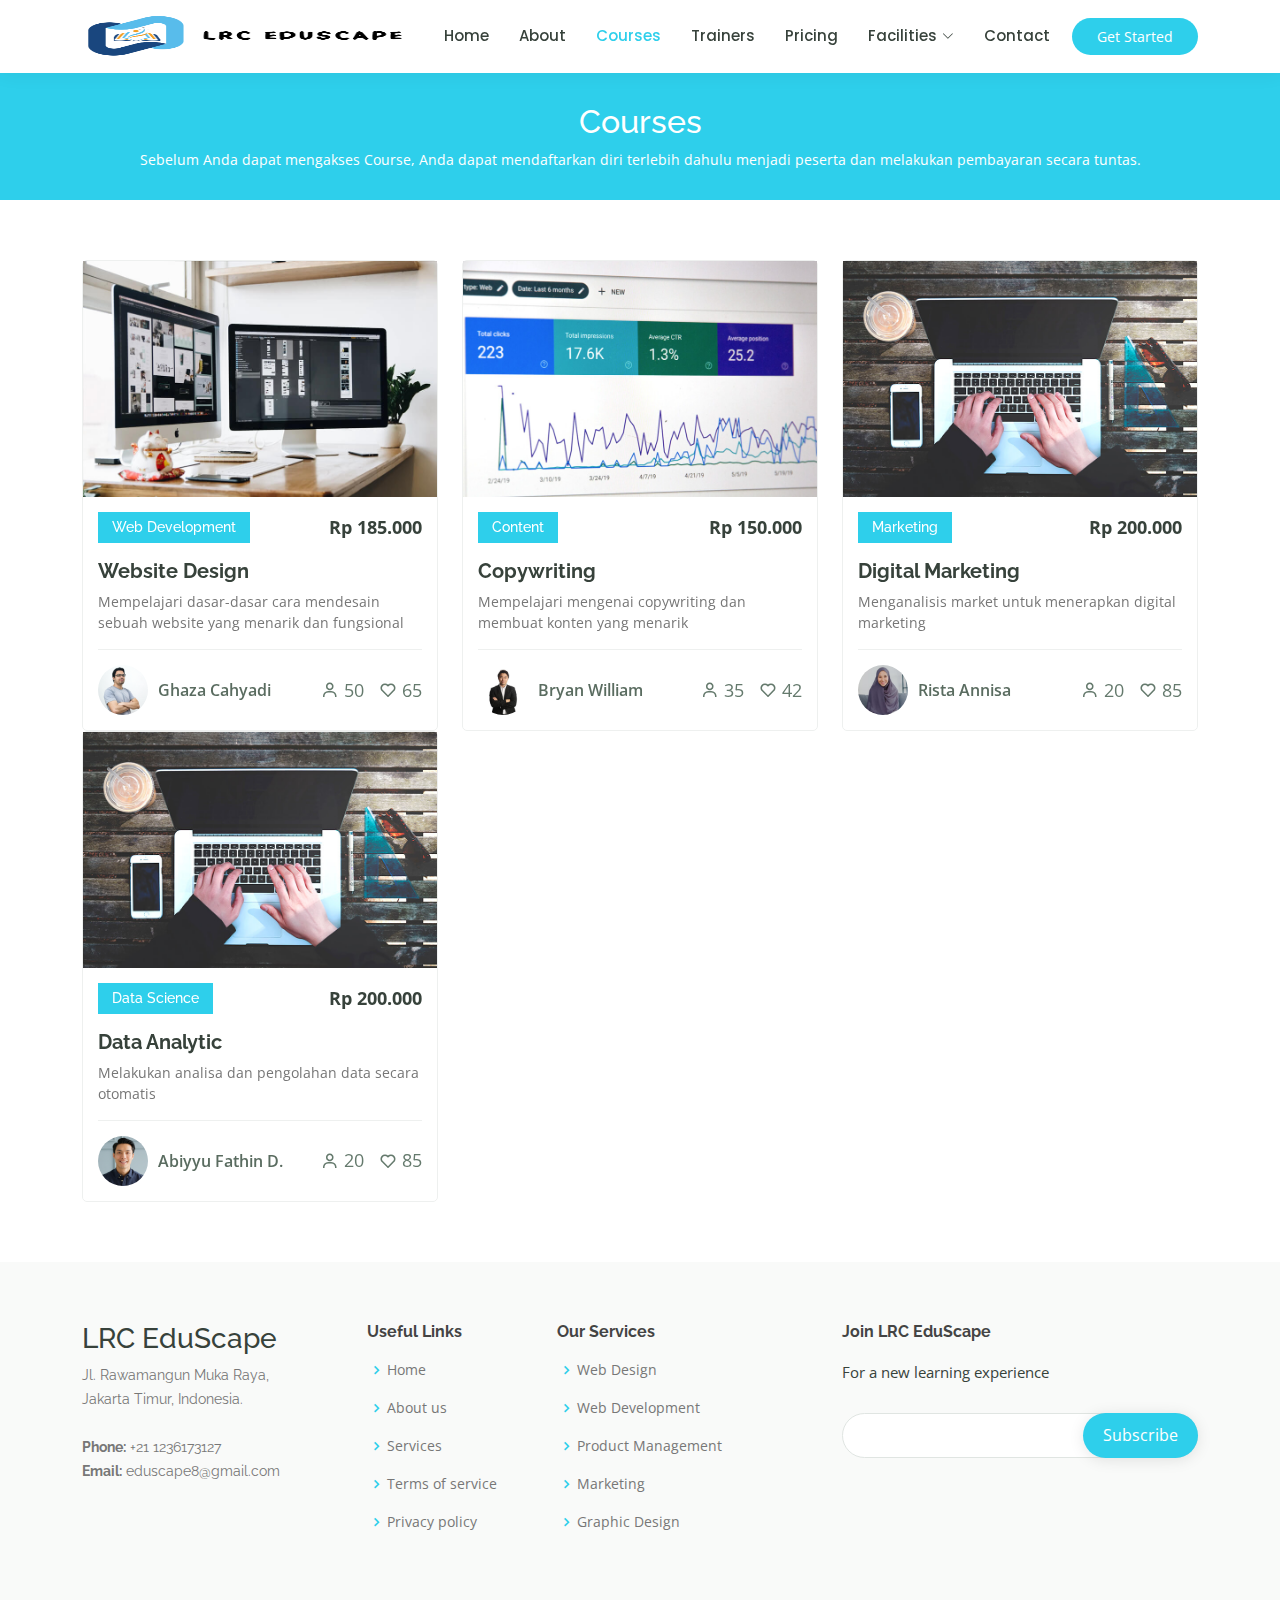
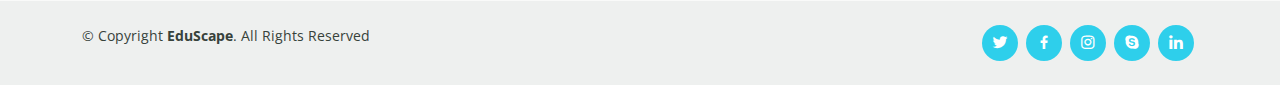
<file: courses.html>
<!DOCTYPE html>
<html lang="en">
  <head>
    <meta charset="utf-8" />
    <meta content="width=device-width, initial-scale=1.0" name="viewport" />

    <title>Courses - LRC EduScape</title>
    <meta content="" name="description" />
    <meta content="" name="keywords" />

    <!-- Favicons -->
    <link href="assets/img/eduszcape.png" rel="icon" />
    <link href="assets/img/apple-touch-icon.png" rel="apple-touch-icon" />

    <!-- Google Fonts -->
    <link href="https://fonts.googleapis.com/css?family=Open+Sans:300,300i,400,400i,600,600i,700,700i|Raleway:300,300i,400,400i,500,500i,600,600i,700,700i|Poppins:300,300i,400,400i,500,500i,600,600i,700,700i" rel="stylesheet" />

    <!-- Vendor CSS Files -->
    <link href="assets/vendor/animate.css/animate.min.css" rel="stylesheet" />
    <link href="assets/vendor/aos/aos.css" rel="stylesheet" />
    <link href="assets/vendor/bootstrap/css/bootstrap.min.css" rel="stylesheet" />
    <link href="assets/vendor/bootstrap-icons/bootstrap-icons.css" rel="stylesheet" />
    <link href="assets/vendor/boxicons/css/boxicons.min.css" rel="stylesheet" />
    <link href="assets/vendor/remixicon/remixicon.css" rel="stylesheet" />
    <link href="assets/vendor/swiper/swiper-bundle.min.css" rel="stylesheet" />

    <!-- Template Main CSS File -->
    <link href="assets/css/style.css" rel="stylesheet" />

    <!-- =======================================================
  * Template Name: Mentor
  * Updated: Mar 10 2023 with Bootstrap v5.2.3
  * Template URL: https://bootstrapmade.com/mentor-free-education-bootstrap-theme/
  * Author: BootstrapMade.com
  * License: https://bootstrapmade.com/license/
  ======================================================== -->
  </head>

  <body>
    <!-- ======= Header ======= -->
    <header id="header" class="fixed-top">
      <div class="container d-flex align-items-center">
        <!-- Uncomment below if you prefer to use an image logo -->
        <a href="index.html" class="logo me-auto"><img src="assets/img/Logo ES Fix.png" alt="" class="img-fluid" width="3000px" height="916px"/></a>

        <nav id="navbar" class="navbar order-last order-lg-0">
          <ul>
            <li><a href="index.html">Home</a></li>
            <li><a href="about.html">About</a></li>
            <li><a class="active" href="courses.html">Courses</a></li>
            <li><a href="trainers.html">Trainers</a></li>
            <li><a href="pricing.html">Pricing</a></li>

            <li class="dropdown">
              <a href="#"><span>Facilities</span> <i class="bi bi-chevron-down"></i></a>
              <ul>
                <li><a href="#">Library</a></li>
                <li class="dropdown">
                </li>
                <li><a href="#">Languange Center</a></li>
                <li><a href="#">Lab Computer</a></li>
              </ul>
            </li>
            </li>
            <li><a href="contact.html">Contact</a></li>
          </ul>
          <i class="bi bi-list mobile-nav-toggle"></i>
        </nav>
        <!-- .navbar -->

        <a href="courses.html" class="get-started-btn">Get Started</a>
      </div>
    </header>
    <!-- End Header -->

    <main id="main" data-aos="fade-in">
      <!-- ======= Breadcrumbs ======= -->
      <div class="breadcrumbs">
        <div class="container">
          <h2>Courses</h2>
          <p>Sebelum Anda dapat mengakses Course, Anda dapat mendaftarkan diri terlebih dahulu menjadi peserta dan melakukan pembayaran secara tuntas.</p>
        </div>
      </div>
      <!-- End Breadcrumbs -->

      <!-- ======= Courses Section ======= -->
      <section id="courses" class="courses">
        <div class="container" data-aos="fade-up">
          <div class="row" data-aos="zoom-in" data-aos-delay="100">
            <div class="col-lg-4 col-md-6 d-flex align-items-stretch">
              <div class="course-item">
                <img src="assets/img/course-1.jpg" class="img-fluid" alt="..." />
                <div class="course-content">
                  <div class="d-flex justify-content-between align-items-center mb-3">
                    <h4>Web Development</h4>
                    <p class="price">Rp 185.000</p>
                  </div>

                  <h3><a href="course-details.html">Website Design</a></h3>
                  <p>Mempelajari dasar-dasar cara mendesain sebuah website yang menarik dan fungsional</p>
                  <div class="trainer d-flex justify-content-between align-items-center">
                    <div class="trainer-profile d-flex align-items-center">
                      <img src="assets/img/G.png" class="img-fluid" alt="" />
                      <span>Ghaza Cahyadi</span>
                    </div>
                    <div class="trainer-rank d-flex align-items-center"><i class="bx bx-user"></i>&nbsp;50 &nbsp;&nbsp; <i class="bx bx-heart"></i>&nbsp;65</div>
                  </div>
                </div>
              </div>
            </div>
            <!-- End Course Item-->

            <div class="col-lg-4 col-md-6 d-flex align-items-stretch mt-4 mt-md-0">
              <div class="course-item">
                <img src="assets/img/course-2.jpg" class="img-fluid" alt="..." />
                <div class="course-content">
                  <div class="d-flex justify-content-between align-items-center mb-3">
                    <h4>Content</h4>
                    <p class="price">Rp 150.000</p>
                  </div>

                  <h3><a href="course-details-copywriting.html">Copywriting</a></h3>
                  <p>Mempelajari mengenai copywriting dan membuat konten yang menarik</p>
                  <div class="trainer d-flex justify-content-between align-items-center">
                    <div class="trainer-profile d-flex align-items-center">
                      <img src="assets/img/b.png" class="img-fluid" alt="" />
                      <span>Bryan William</span>
                    </div>
                    <div class="trainer-rank d-flex align-items-center"><i class="bx bx-user"></i>&nbsp;35 &nbsp;&nbsp; <i class="bx bx-heart"></i>&nbsp;42</div>
                  </div>
                </div>
              </div>
            </div>
            <!-- End Course Item-->

            <div class="col-lg-4 col-md-6 d-flex align-items-stretch mt-4 mt-lg-0">
              <div class="course-item">
                <img src="assets/img/course-3.jpg" class="img-fluid" alt="..." />
                <div class="course-content">
                  <div class="d-flex justify-content-between align-items-center mb-3">
                    <h4>Marketing</h4>
                    <p class="price">Rp 200.000</p>
                  </div>

                  <h3><a href="course-details-digital-marketing.html">Digital Marketing</a></h3>
                  <p>Menganalisis market untuk menerapkan digital marketing</p>
                  <div class="trainer d-flex justify-content-between align-items-center">
                    <div class="trainer-profile d-flex align-items-center">
                      <img src="assets/img/a.png" class="img-fluid" alt="" />
                      <span>Rista Annisa</span>
                    </div>
                    <div class="trainer-rank d-flex align-items-center"><i class="bx bx-user"></i>&nbsp;20 &nbsp;&nbsp; <i class="bx bx-heart"></i>&nbsp;85</div>
                  </div>
                </div>
              </div>
            </div>
            <!-- End Course Item-->

            <div class="col-lg-4 col-md-6 d-flex align-items-stretch mt-4 mt-lg-0">
              <div class="course-item">
                <img src="assets/img/course-3.jpg" class="img-fluid" alt="..." />
                <div class="course-content">
                  <div class="d-flex justify-content-between align-items-center mb-3">
                    <h4>Data Science</h4>
                    <p class="price">Rp 200.000</p>
                  </div>

                  <h3><a href="course-details-Data-Analytic.html">Data Analytic</a></h3>
                  <p>Melakukan analisa dan pengolahan data secara otomatis</p>
                  <div class="trainer d-flex justify-content-between align-items-center">
                    <div class="trainer-profile d-flex align-items-center">
                      <img src="assets/img/ab.png" class="img-fluid" alt="" />
                      <span>Abiyyu Fathin D.</span>
                    </div>
                    <div class="trainer-rank d-flex align-items-center"><i class="bx bx-user"></i>&nbsp;20 &nbsp;&nbsp; <i class="bx bx-heart"></i>&nbsp;85</div>
                  </div>
                </div>
              </div>
          </div>
        </div>
      </section>
      <!-- End Courses Section -->
    </main>
    <!-- End #main -->

    <!-- ======= Footer ======= -->
    <footer id="footer">
      <div class="footer-top">
        <div class="container">
          <div class="row">
            <div class="col-lg-3 col-md-6 footer-contact">
              <h3>LRC EduScape</h3>
              <p>
                Jl. Rawamangun Muka Raya,<br />
                Jakarta Timur, Indonesia. <br /><br />
                <strong>Phone:</strong> +21 1236173127<br />
                <strong>Email:</strong> eduscape8@gmail.com<br />
              </p>
            </div>

            <div class="col-lg-2 col-md-6 footer-links">
              <h4>Useful Links</h4>
              <ul>
                <li><i class="bx bx-chevron-right"></i> <a href="#">Home</a></li>
                <li><i class="bx bx-chevron-right"></i> <a href="#">About us</a></li>
                <li><i class="bx bx-chevron-right"></i> <a href="#">Services</a></li>
                <li><i class="bx bx-chevron-right"></i> <a href="#">Terms of service</a></li>
                <li><i class="bx bx-chevron-right"></i> <a href="#">Privacy policy</a></li>
              </ul>
            </div>

            <div class="col-lg-3 col-md-6 footer-links">
              <h4>Our Services</h4>
              <ul>
                <li><i class="bx bx-chevron-right"></i> <a href="#">Web Design</a></li>
                <li><i class="bx bx-chevron-right"></i> <a href="#">Web Development</a></li>
                <li><i class="bx bx-chevron-right"></i> <a href="#">Product Management</a></li>
                <li><i class="bx bx-chevron-right"></i> <a href="#">Marketing</a></li>
                <li><i class="bx bx-chevron-right"></i> <a href="#">Graphic Design</a></li>
              </ul>
            </div>

            <div class="col-lg-4 col-md-6 footer-newsletter">
              <h4>Join LRC EduScape</h4>
              <p>For a new learning experience</p>
              <form action="" method="post"><input type="email" name="email" /><input type="submit" value="Subscribe" /></form>
            </div>
          </div>
        </div>
      </div>

      <div class="container d-md-flex py-4">
        <div class="me-md-auto text-center text-md-start">
          <div class="copyright">
            &copy; Copyright <strong><span>EduScape</span></strong
              >. All Rights Reserved
          </div>
          <div class="credits">
            <!-- All the links in the footer should remain intact. -->
            <!-- You can delete the links only if you purchased the pro version. -->
            <!-- Licensing information: https://bootstrapmade.com/license/ -->
            <!-- Purchase the pro version with working PHP/AJAX contact form: https://bootstrapmade.com/mentor-free-education-bootstrap-theme/ -->
          </div>
        </div>
        <div class="social-links text-center text-md-right pt-3 pt-md-0">
          <a href="#" class="twitter"><i class="bx bxl-twitter"></i></a>
          <a href="#" class="facebook"><i class="bx bxl-facebook"></i></a>
          <a href="#" class="instagram"><i class="bx bxl-instagram"></i></a>
          <a href="#" class="google-plus"><i class="bx bxl-skype"></i></a>
          <a href="#" class="linkedin"><i class="bx bxl-linkedin"></i></a>
        </div>
      </div>
    </footer>
    <!-- End Footer -->

    <div id="preloader"></div>
    <a href="#" class="back-to-top d-flex align-items-center justify-content-center"><i class="bi bi-arrow-up-short"></i></a>

    <!-- Vendor JS Files -->
    <script src="assets/vendor/purecounter/purecounter_vanilla.js"></script>
    <script src="assets/vendor/aos/aos.js"></script>
    <script src="assets/vendor/bootstrap/js/bootstrap.bundle.min.js"></script>
    <script src="assets/vendor/swiper/swiper-bundle.min.js"></script>
    <script src="assets/vendor/php-email-form/validate.js"></script>

    <!-- Template Main JS File -->
    <script src="assets/js/main.js"></script>
  </body>
</html>
</file>
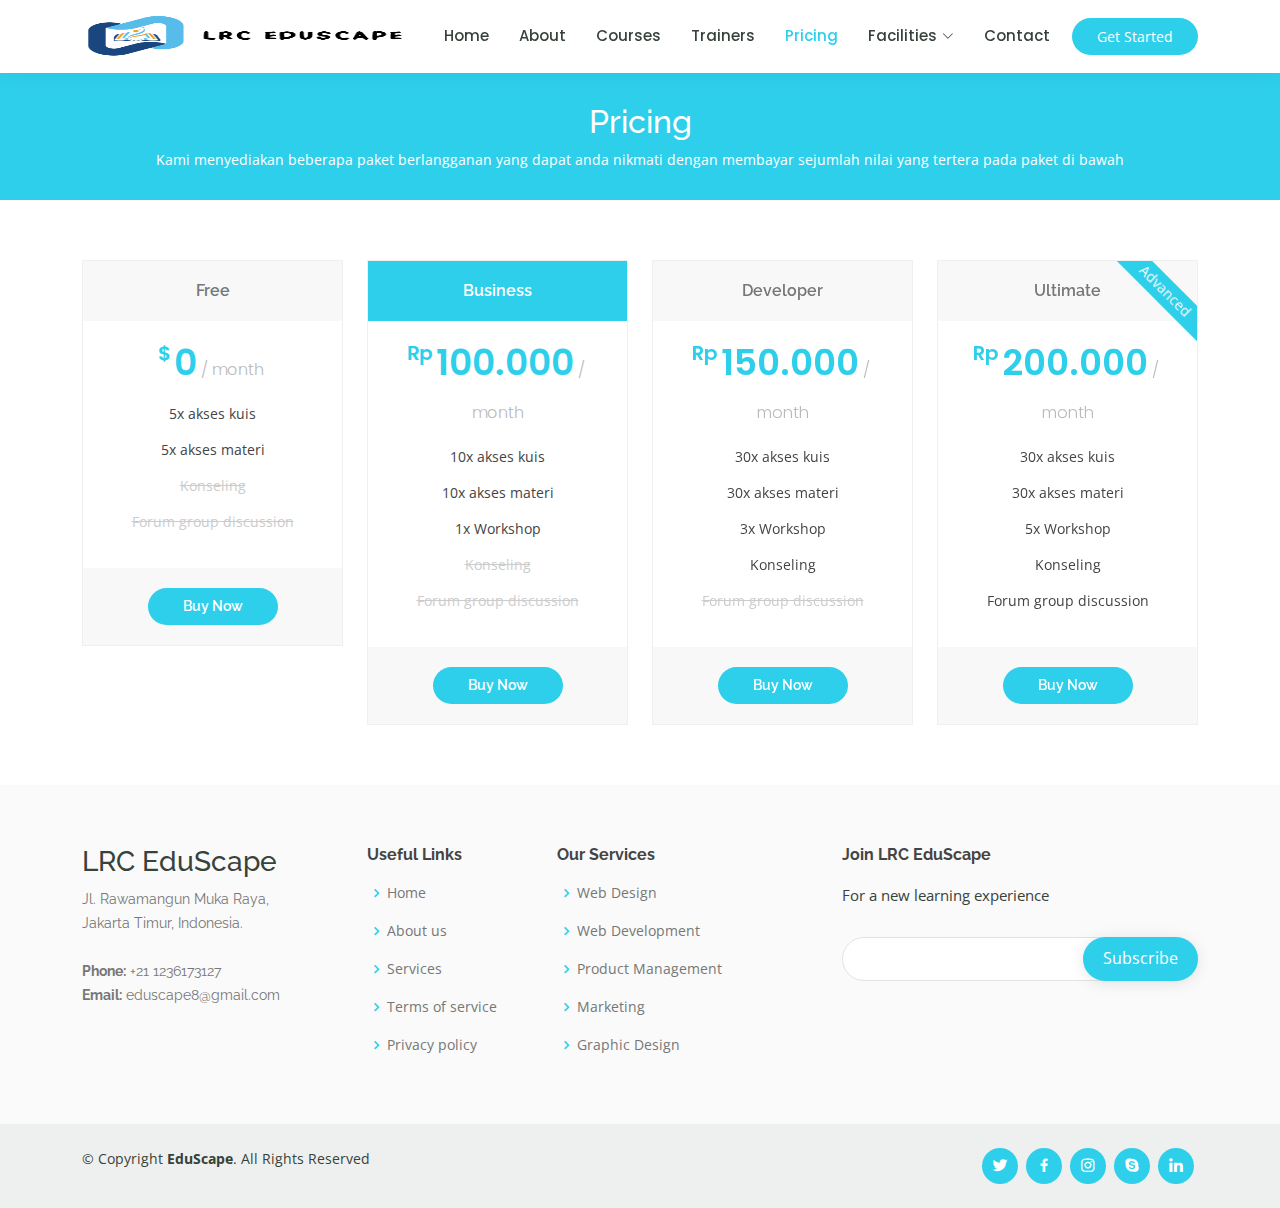
<file: pricing.html>
<!DOCTYPE html>
<html lang="en">
  <head>
    <meta charset="utf-8" />
    <meta content="width=device-width, initial-scale=1.0" name="viewport" />

    <title>Pricing - LRC EduScape</title>
    <meta content="" name="description" />
    <meta content="" name="keywords" />

    <!-- Favicons -->
    <link href="assets/img/eduszcape.png" rel="icon" />
    <link href="assets/img/apple-touch-icon.png" rel="apple-touch-icon" />

    <!-- Google Fonts -->
    <link href="https://fonts.googleapis.com/css?family=Open+Sans:300,300i,400,400i,600,600i,700,700i|Raleway:300,300i,400,400i,500,500i,600,600i,700,700i|Poppins:300,300i,400,400i,500,500i,600,600i,700,700i" rel="stylesheet" />

    <!-- Vendor CSS Files -->
    <link href="assets/vendor/animate.css/animate.min.css" rel="stylesheet" />
    <link href="assets/vendor/aos/aos.css" rel="stylesheet" />
    <link href="assets/vendor/bootstrap/css/bootstrap.min.css" rel="stylesheet" />
    <link href="assets/vendor/bootstrap-icons/bootstrap-icons.css" rel="stylesheet" />
    <link href="assets/vendor/boxicons/css/boxicons.min.css" rel="stylesheet" />
    <link href="assets/vendor/remixicon/remixicon.css" rel="stylesheet" />
    <link href="assets/vendor/swiper/swiper-bundle.min.css" rel="stylesheet" />

    <!-- Template Main CSS File -->
    <link href="assets/css/style.css" rel="stylesheet" />

    <!-- =======================================================
  * Template Name: Mentor
  * Updated: Mar 10 2023 with Bootstrap v5.2.3
  * Template URL: https://bootstrapmade.com/mentor-free-education-bootstrap-theme/
  * Author: BootstrapMade.com
  * License: https://bootstrapmade.com/license/
  ======================================================== -->
  </head>

  <body>
    <!-- ======= Header ======= -->
    <header id="header" class="fixed-top">
      <div class="container d-flex align-items-center">
        <!-- Uncomment below if you prefer to use an image logo -->
        <a href="index.html" class="logo me-auto"><img src="assets/img/Logo ES Fix.png" alt="" class="img-fluid" width="2000px" height="916px" /></a>

        <nav id="navbar" class="navbar order-last order-lg-0">
          <ul>
            <li><a href="index.html">Home</a></li>
            <li><a href="about.html">About</a></li>
            <li><a href="courses.html">Courses</a></li>
            <li><a href="trainers.html">Trainers</a></li>
            <li><a class="active" href="pricing.html">Pricing</a></li>

            <li class="dropdown">
              <a href="#"><span>Facilities</span> <i class="bi bi-chevron-down"></i></a>
              <ul>
                <li><a href="#">Library</a></li>
                <li class="dropdown"></li>
                <li><a href="#">Languange Center</a></li>
                <li><a href="#">Lab Computer</a></li>
              </ul>
            </li>
            <li><a href="contact.html">Contact</a></li>
          </ul>
          <i class="bi bi-list mobile-nav-toggle"></i>
        </nav>
        <!-- .navbar -->

        <a href="courses.html" class="get-started-btn">Get Started</a>
      </div>
    </header>
    <!-- End Header -->

    <main id="main">
      <!-- ======= Breadcrumbs ======= -->
      <div class="breadcrumbs" data-aos="fade-in">
        <div class="container">
          <h2>Pricing</h2>
          <p>Kami menyediakan beberapa paket berlangganan yang dapat anda nikmati dengan membayar sejumlah nilai yang tertera pada paket di bawah</p>
        </div>
      </div>
      <!-- End Breadcrumbs -->

      <!-- ======= Pricing Section ======= -->
      <section id="pricing" class="pricing">
        <div class="container" data-aos="fade-up">
          <div class="row">
            <div class="col-lg-3 col-md-6">
              <div class="box">
                <h3>Free</h3>
                <h4><sup>$</sup>0<span> / month</span></h4>
                <ul>
                  <li>5x akses kuis</li>
                  <li>5x akses materi</li>
                  <li class="na">Konseling</li>
                  <li class="na">Forum group discussion</li>
                </ul>
                <div class="btn-wrap">
                  <a href="#" class="btn-buy">Buy Now</a>
                </div>
              </div>
            </div>

            <div class="col-lg-3 col-md-6 mt-4 mt-md-0">
              <div class="box featured">
                <h3>Business</h3>
                <h4><sup>Rp</sup>100.000<span> / month</span></h4>
                <ul>
                  <li>10x akses kuis</li>
                  <li>10x akses materi</li>
                  <li>1x Workshop</li>
                  <li class="na">Konseling</li>
                  <li class="na">Forum group discussion</li>
                </ul>
                <div class="btn-wrap">
                  <a href="#" class="btn-buy">Buy Now</a>
                </div>
              </div>
            </div>

            <div class="col-lg-3 col-md-6 mt-4 mt-lg-0">
              <div class="box">
                <h3>Developer</h3>
                <h4><sup>Rp</sup>150.000<span> / month</span></h4>
                <ul>
                  <li>30x akses kuis</li>
                  <li>30x akses materi</li>
                  <li>3x Workshop</li>
                  <li>Konseling</li>
                  <li class="na">Forum group discussion</li>
                </ul>
                <div class="btn-wrap">
                  <a href="#" class="btn-buy">Buy Now</a>
                </div>
              </div>
            </div>

            <div class="col-lg-3 col-md-6 mt-4 mt-lg-0">
              <div class="box">
                <span class="advanced">Advanced</span>
                <h3>Ultimate</h3>
                <h4><sup>Rp</sup>200.000<span> / month</span></h4>
                <ul>
                  <li>30x akses kuis</li>
                  <li>30x akses materi</li>
                  <li>5x Workshop</li>
                  <li>Konseling</li>
                  <li>Forum group discussion</li>
                </ul>
                <div class="btn-wrap">
                  <a href="#" class="btn-buy">Buy Now</a>
                </div>
              </div>
            </div>
          </div>
        </div>
      </section>
      <!-- End Pricing Section -->
    </main>
    <!-- End #main -->

    <!-- ======= Footer ======= -->
    <footer id="footer">
      <div class="footer-top">
        <div class="container">
          <div class="row">
            <div class="col-lg-3 col-md-6 footer-contact">
              <h3>LRC EduScape</h3>
              <p>
                Jl. Rawamangun Muka Raya,<br />
                Jakarta Timur, Indonesia. <br /><br />
                <strong>Phone:</strong> +21 1236173127<br />
                <strong>Email:</strong> eduscape8@gmail.com<br />
              </p>
            </div>

            <div class="col-lg-2 col-md-6 footer-links">
              <h4>Useful Links</h4>
              <ul>
                <li><i class="bx bx-chevron-right"></i> <a href="#">Home</a></li>
                <li><i class="bx bx-chevron-right"></i> <a href="#">About us</a></li>
                <li><i class="bx bx-chevron-right"></i> <a href="#">Services</a></li>
                <li><i class="bx bx-chevron-right"></i> <a href="#">Terms of service</a></li>
                <li><i class="bx bx-chevron-right"></i> <a href="#">Privacy policy</a></li>
              </ul>
            </div>

            <div class="col-lg-3 col-md-6 footer-links">
              <h4>Our Services</h4>
              <ul>
                <li><i class="bx bx-chevron-right"></i> <a href="#">Web Design</a></li>
                <li><i class="bx bx-chevron-right"></i> <a href="#">Web Development</a></li>
                <li><i class="bx bx-chevron-right"></i> <a href="#">Product Management</a></li>
                <li><i class="bx bx-chevron-right"></i> <a href="#">Marketing</a></li>
                <li><i class="bx bx-chevron-right"></i> <a href="#">Graphic Design</a></li>
              </ul>
            </div>

            <div class="col-lg-4 col-md-6 footer-newsletter">
              <h4>Join LRC EduScape</h4>
              <p>For a new learning experience</p>
              <form action="" method="post"><input type="email" name="email" /><input type="submit" value="Subscribe" /></form>
            </div>
          </div>
        </div>
      </div>

      <div class="container d-md-flex py-4">
        <div class="me-md-auto text-center text-md-start">
          <div class="copyright">
            &copy; Copyright <strong><span>EduScape</span></strong
            >. All Rights Reserved
          </div>
          <div class="credits">
            <!-- All the links in the footer should remain intact. -->
            <!-- You can delete the links only if you purchased the pro version. -->
            <!-- Licensing information: https://bootstrapmade.com/license/ -->
            <!-- Purchase the pro version with working PHP/AJAX contact form: https://bootstrapmade.com/mentor-free-education-bootstrap-theme/ -->
          </div>
        </div>
        <div class="social-links text-center text-md-right pt-3 pt-md-0">
          <a href="#" class="twitter"><i class="bx bxl-twitter"></i></a>
          <a href="#" class="facebook"><i class="bx bxl-facebook"></i></a>
          <a href="#" class="instagram"><i class="bx bxl-instagram"></i></a>
          <a href="#" class="google-plus"><i class="bx bxl-skype"></i></a>
          <a href="#" class="linkedin"><i class="bx bxl-linkedin"></i></a>
        </div>
      </div>
    </footer>
    <!-- End Footer -->

    <div id="preloader"></div>
    <a href="#" class="back-to-top d-flex align-items-center justify-content-center"><i class="bi bi-arrow-up-short"></i></a>

    <!-- Vendor JS Files -->
    <script src="assets/vendor/purecounter/purecounter_vanilla.js"></script>
    <script src="assets/vendor/aos/aos.js"></script>
    <script src="assets/vendor/bootstrap/js/bootstrap.bundle.min.js"></script>
    <script src="assets/vendor/swiper/swiper-bundle.min.js"></script>
    <script src="assets/vendor/php-email-form/validate.js"></script>

    <!-- Template Main JS File -->
    <script src="assets/js/main.js"></script>
  </body>
</html>
</file>
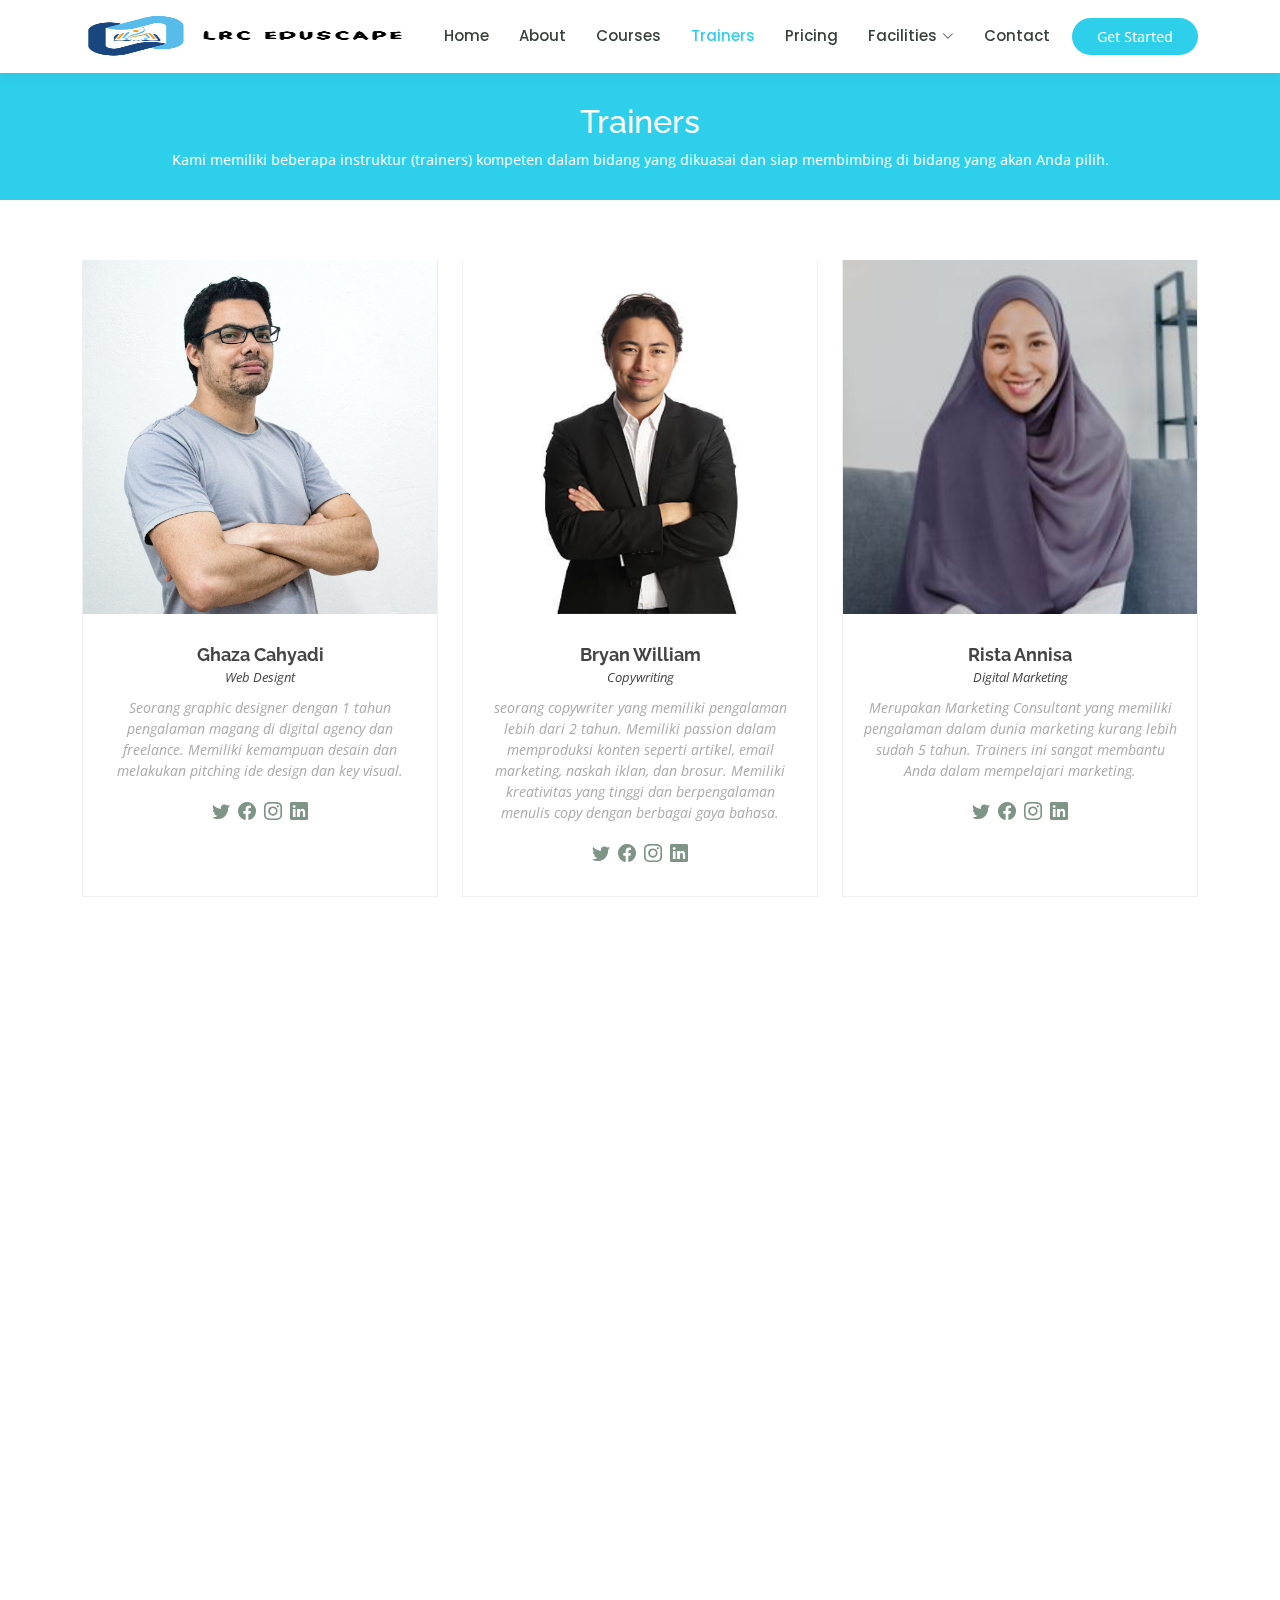
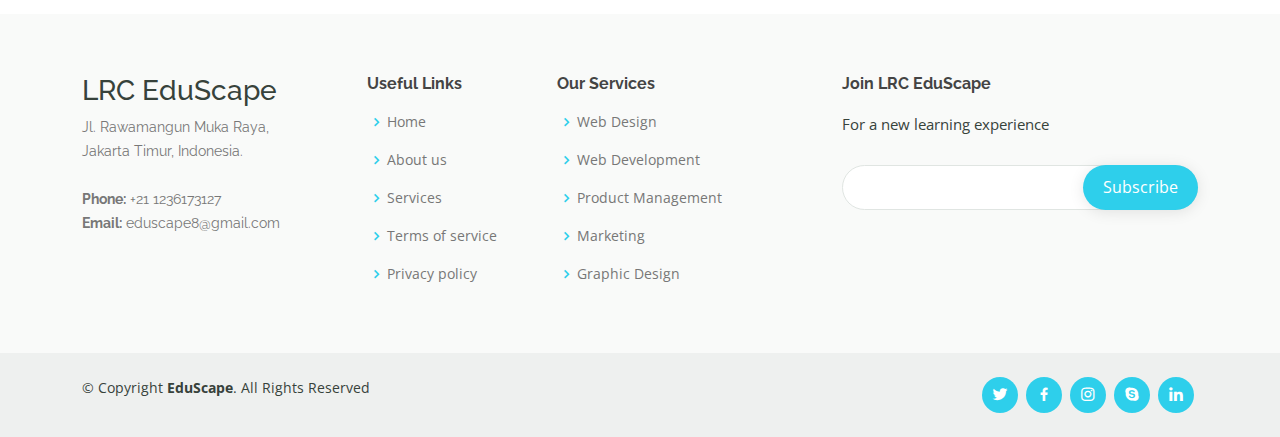
<file: trainers.html>
<!DOCTYPE html>
<html lang="en">
  <head>
    <meta charset="utf-8" />
    <meta content="width=device-width, initial-scale=1.0" name="viewport" />

    <title>Trainers - LRC EduScape</title>
    <meta content="" name="description" />
    <meta content="" name="keywords" />

    <!-- Favicons -->
    <link href="assets/img/eduszcape.png" rel="icon" />
    <link href="assets/img/apple-touch-icon.png" rel="apple-touch-icon" />

    <!-- Google Fonts -->
    <link href="https://fonts.googleapis.com/css?family=Open+Sans:300,300i,400,400i,600,600i,700,700i|Raleway:300,300i,400,400i,500,500i,600,600i,700,700i|Poppins:300,300i,400,400i,500,500i,600,600i,700,700i" rel="stylesheet" />

    <!-- Vendor CSS Files -->
    <link href="assets/vendor/animate.css/animate.min.css" rel="stylesheet" />
    <link href="assets/vendor/aos/aos.css" rel="stylesheet" />
    <link href="assets/vendor/bootstrap/css/bootstrap.min.css" rel="stylesheet" />
    <link href="assets/vendor/bootstrap-icons/bootstrap-icons.css" rel="stylesheet" />
    <link href="assets/vendor/boxicons/css/boxicons.min.css" rel="stylesheet" />
    <link href="assets/vendor/remixicon/remixicon.css" rel="stylesheet" />
    <link href="assets/vendor/swiper/swiper-bundle.min.css" rel="stylesheet" />

    <!-- Template Main CSS File -->
    <link href="assets/css/style.css" rel="stylesheet" />

    <!-- =======================================================
  * Template Name: Mentor
  * Updated: Mar 10 2023 with Bootstrap v5.2.3
  * Template URL: https://bootstrapmade.com/mentor-free-education-bootstrap-theme/
  * Author: BootstrapMade.com
  * License: https://bootstrapmade.com/license/
  ======================================================== -->
  </head>

  <body>
    <!-- ======= Header ======= -->
    <header id="header" class="fixed-top">
      <div class="container d-flex align-items-center">
        <!-- Uncomment below if you prefer to use an image logo -->
        <a href="index.html" class="logo me-auto"><img src="assets/img/Logo ES Fix.png" alt="" class="img-fluid" width="3000px" height="916px" /></a>
        <nav id="navbar" class="navbar order-last order-lg-0">
          <ul>
            <li><a href="index.html">Home</a></li>
            <li><a href="about.html">About</a></li>
            <li><a href="courses.html">Courses</a></li>
            <li><a class="active" href="trainers.html">Trainers</a></li>
            <li><a href="pricing.html">Pricing</a></li>

            <li class="dropdown">
              <a href="#"><span>Facilities</span> <i class="bi bi-chevron-down"></i></a>
              <ul>
                <li><a href="#">Library</a></li>
                <li class="dropdown">
                </li>
                <li><a href="#">Languange Center</a></li>
                <li><a href="#">Lab Computer</a></li>
              </ul>
            </li>
            <li><a href="contact.html">Contact</a></li>
          </ul>
          <i class="bi bi-list mobile-nav-toggle"></i>
        </nav>
        <!-- .navbar -->

        <a href="courses.html" class="get-started-btn">Get Started</a>
      </div>
    </header>
    <!-- End Header -->

    <main id="main" data-aos="fade-in">
      <!-- ======= Breadcrumbs ======= -->
      <div class="breadcrumbs">
        <div class="container">
          <h2>Trainers</h2>
          <p>Kami memiliki beberapa instruktur (trainers) kompeten dalam bidang yang dikuasai dan siap membimbing di bidang yang akan Anda pilih.</p>
        </div>
      </div>
      <!-- End Breadcrumbs -->

      <!-- ======= Trainers Section ======= -->
      <section id="trainers" class="trainers">
        <div class="container" data-aos="fade-up">
          <div class="row" data-aos="zoom-in" data-aos-delay="100">
            <div class="col-lg-4 col-md-6 d-flex align-items-stretch">
              <div class="member">
                <img src="assets/img/G.png" class="img-fluid" alt="" />
                <div class="member-content">
                  <h4>Ghaza Cahyadi</h4>
                  <span>Web Designt</span>
                  <p>Seorang graphic designer dengan 1 tahun pengalaman magang di digital agency dan freelance. Memiliki kemampuan desain dan melakukan pitching ide design dan key visual.</p>
                  <div class="social">
                    <a href=""><i class="bi bi-twitter"></i></a>
                    <a href=""><i class="bi bi-facebook"></i></a>
                    <a href=""><i class="bi bi-instagram"></i></a>
                    <a href=""><i class="bi bi-linkedin"></i></a>
                  </div>
                </div>
              </div>
            </div>

            <div class="col-lg-4 col-md-6 d-flex align-items-stretch">
              <div class="member">
                <img src="assets/img/b.png" class="img-fluid" alt="" />
                <div class="member-content">
                  <h4>Bryan William</h4>
                  <span>Copywriting</span>
                  <p>seorang copywriter yang memiliki pengalaman lebih dari 2 tahun. Memiliki passion dalam memproduksi konten seperti artikel, email marketing, naskah iklan, dan brosur. Memiliki kreativitas yang tinggi dan berpengalaman menulis copy dengan berbagai gaya bahasa.</p>
                  <div class="social">
                    <a href=""><i class="bi bi-twitter"></i></a>
                    <a href=""><i class="bi bi-facebook"></i></a>
                    <a href=""><i class="bi bi-instagram"></i></a>
                    <a href=""><i class="bi bi-linkedin"></i></a>
                  </div>
                </div>
              </div>
            </div>

            <div class="col-lg-4 col-md-6 d-flex align-items-stretch">
              <div class="member">
                <img src="assets/img/a.png" class="img-fluid" alt="" />
                <div class="member-content">
                  <h4>Rista Annisa</h4>
                  <span>Digital Marketing</span>
                  <p>Merupakan Marketing Consultant yang memiliki pengalaman dalam dunia marketing kurang lebih sudah 5 tahun. Trainers ini sangat membantu Anda dalam mempelajari marketing.</p>
                  <div class="social">
                    <a href=""><i class="bi bi-twitter"></i></a>
                    <a href=""><i class="bi bi-facebook"></i></a>
                    <a href=""><i class="bi bi-instagram"></i></a>
                    <a href=""><i class="bi bi-linkedin"></i></a>
                  </div>
                </div>
              </div>
            </div>
          </div>
        </div>

        <div class="container" data-aos="fade-up">
          <div class="row" data-aos="zoom-in" data-aos-delay="100">
            <div class="col-lg-4 col-md-6 d-flex align-items-stretch">
              <div class="member">
                <img src="assets/img/ab.png" class="img-fluid" alt="" />
                <div class="member-content">
                  <h4>Abiyyu Fathin D.</h4>
                  <span>Data Analytic</span>
                  <p>Dengan lebih dari 3 tahun pengalaman di perusahaan tech ternama, akan membantumu memahami topik teori yang rumit dan menghindari kesalahan yang biasa dilakukan pemula.</p>
                  <div class="social">
                    <a href=""><i class="bi bi-twitter"></i></a>
                    <a href=""><i class="bi bi-facebook"></i></a>
                    <a href=""><i class="bi bi-instagram"></i></a>
                    <a href=""><i class="bi bi-linkedin"></i></a>
                  </div>
                </div>
              </div>
            </div>

      </section>
      <!-- End Trainers Section -->
    </main>
    <!-- End #main -->

    <!-- ======= Footer ======= -->
    <footer id="footer">
      <div class="footer-top">
        <div class="container">
          <div class="row">
            <div class="col-lg-3 col-md-6 footer-contact">
              <h3>LRC EduScape</h3>
              <p>
                Jl. Rawamangun Muka Raya,<br />
                Jakarta Timur, Indonesia. <br /><br />
                <strong>Phone:</strong> +21 1236173127<br />
                <strong>Email:</strong> eduscape8@gmail.com<br />
              </p>
            </div>

            <div class="col-lg-2 col-md-6 footer-links">
              <h4>Useful Links</h4>
              <ul>
                <li><i class="bx bx-chevron-right"></i> <a href="#">Home</a></li>
                <li><i class="bx bx-chevron-right"></i> <a href="#">About us</a></li>
                <li><i class="bx bx-chevron-right"></i> <a href="#">Services</a></li>
                <li><i class="bx bx-chevron-right"></i> <a href="#">Terms of service</a></li>
                <li><i class="bx bx-chevron-right"></i> <a href="#">Privacy policy</a></li>
              </ul>
            </div>

            <div class="col-lg-3 col-md-6 footer-links">
              <h4>Our Services</h4>
              <ul>
                <li><i class="bx bx-chevron-right"></i> <a href="#">Web Design</a></li>
                <li><i class="bx bx-chevron-right"></i> <a href="#">Web Development</a></li>
                <li><i class="bx bx-chevron-right"></i> <a href="#">Product Management</a></li>
                <li><i class="bx bx-chevron-right"></i> <a href="#">Marketing</a></li>
                <li><i class="bx bx-chevron-right"></i> <a href="#">Graphic Design</a></li>
              </ul>
            </div>

            <div class="col-lg-4 col-md-6 footer-newsletter">
              <h4>Join LRC EduScape</h4>
              <p>For a new learning experience</p>
              <form action="" method="post"><input type="email" name="email" /><input type="submit" value="Subscribe" /></form>
            </div>
          </div>
        </div>
      </div>

      <div class="container d-md-flex py-4">
        <div class="me-md-auto text-center text-md-start">
          <div class="copyright">
            &copy; Copyright <strong><span>EduScape</span></strong
              >. All Rights Reserved
          </div>
          <div class="credits">
            <!-- All the links in the footer should remain intact. -->
            <!-- You can delete the links only if you purchased the pro version. -->
            <!-- Licensing information: https://bootstrapmade.com/license/ -->
            <!-- Purchase the pro version with working PHP/AJAX contact form: https://bootstrapmade.com/mentor-free-education-bootstrap-theme/ -->
          </div>
        </div>
        <div class="social-links text-center text-md-right pt-3 pt-md-0">
          <a href="#" class="twitter"><i class="bx bxl-twitter"></i></a>
          <a href="#" class="facebook"><i class="bx bxl-facebook"></i></a>
          <a href="#" class="instagram"><i class="bx bxl-instagram"></i></a>
          <a href="#" class="google-plus"><i class="bx bxl-skype"></i></a>
          <a href="#" class="linkedin"><i class="bx bxl-linkedin"></i></a>
        </div>
      </div>
    </footer>
    <!-- End Footer -->

    <div id="preloader"></div>
    <a href="#" class="back-to-top d-flex align-items-center justify-content-center"><i class="bi bi-arrow-up-short"></i></a>

    <!-- Vendor JS Files -->
    <script src="assets/vendor/purecounter/purecounter_vanilla.js"></script>
    <script src="assets/vendor/aos/aos.js"></script>
    <script src="assets/vendor/bootstrap/js/bootstrap.bundle.min.js"></script>
    <script src="assets/vendor/swiper/swiper-bundle.min.js"></script>
    <script src="assets/vendor/php-email-form/validate.js"></script>

    <!-- Template Main JS File -->
    <script src="assets/js/main.js"></script>
  </body>
</html>
</file>
<file: assets/css/style.css>
/**
* Template Name: Mentor
* Updated: Mar 10 2023 with Bootstrap v5.2.3
* Template URL: https://bootstrapmade.com/mentor-free-education-bootstrap-theme/
* Author: BootstrapMade.com
* License: https://bootstrapmade.com/license/
*/

/*--------------------------------------------------------------
# General
--------------------------------------------------------------*/
body {
  font-family: 'Open Sans', sans-serif;
  color: #444444;
}

a {
  color: #2ecfeb;
  text-decoration: none;
}

a:hover {
  color: #2ecfeb;
  text-decoration: none;
}

h1,
h2,
h3,
h4,
h5,
h6 {
  font-family: 'Raleway', sans-serif;
}

/*--------------------------------------------------------------
# Back to top button
--------------------------------------------------------------*/
.back-to-top {
  position: fixed;
  visibility: hidden;
  opacity: 0;
  right: 15px;
  bottom: 15px;
  z-index: 996;
  background: #2ecfeb;
  width: 40px;
  height: 40px;
  border-radius: 50px;
  transition: all 0.4s;
}

.back-to-top i {
  font-size: 28px;
  color: #fff;
  line-height: 0;
}

.back-to-top:hover {
  background: #2ecfeb;
  color: #fff;
}

.back-to-top.active {
  visibility: visible;
  opacity: 1;
}

/*--------------------------------------------------------------
# Preloader
--------------------------------------------------------------*/
#preloader {
  position: fixed;
  top: 0;
  left: 0;
  right: 0;
  bottom: 0;
  z-index: 9999;
  overflow: hidden;
  background: #fff;
}

#preloader:before {
  content: '';
  position: fixed;
  top: calc(50% - 30px);
  left: calc(50% - 30px);
  border: 6px solid #2ecfeb;
  border-top-color: #fff;
  border-bottom-color: #fff;
  border-radius: 50%;
  width: 60px;
  height: 60px;
  animation: animate-preloader 1s linear infinite;
}

@keyframes animate-preloader {
  0% {
    transform: rotate(0deg);
  }

  100% {
    transform: rotate(360deg);
  }
}

/*--------------------------------------------------------------
# Disable aos animation delay on mobile devices
--------------------------------------------------------------*/
@media screen and (max-width: 768px) {
  [data-aos-delay] {
    transition-delay: 0 !important;
  }
}

/*--------------------------------------------------------------
# Header
--------------------------------------------------------------*/
#header {
  background: #fff;
  transition: all 0.5s;
  z-index: 997;
  padding: 15px 0;
  box-shadow: 0px 0 18px rgba(55, 66, 59, 0.08);
}

#header .logo {
  font-size: 30px;
  margin: 0;
  padding: 0;
  line-height: 1;
  font-weight: 600;
  letter-spacing: 1px;
  text-transform: uppercase;
  font-family: 'Poppins', sans-serif;
}

#header .logo a {
  color: #5fcf80;
}

#header .logo img {
  max-height: 40px;
}

/**
* Get Startet Button 
*/
.get-started-btn {
  margin-left: 22px;
  background: #2ecfeb;
  color: #fff;
  border-radius: 50px;
  padding: 8px 25px;
  white-space: nowrap;
  transition: 0.3s;
  font-size: 14px;
  display: inline-block;
}

.get-started-btn:hover {
  background: #2ecfeb;
  color: #fff;
}

@media (max-width: 768px) {
  .get-started-btn {
    margin: 0 15px 0 0;
    padding: 6px 18px;
  }
}

/*--------------------------------------------------------------
# Navigation Menu
--------------------------------------------------------------*/
/**
* Desktop Navigation 
*/
.navbar {
  padding: 0;
}

.navbar ul {
  margin: 0;
  padding: 0;
  display: flex;
  list-style: none;
  align-items: center;
}

.navbar li {
  position: relative;
}

.navbar a,
.navbar a:focus {
  display: flex;
  align-items: center;
  justify-content: space-between;
  padding: 10px 0 10px 30px;
  font-family: 'Poppins', sans-serif;
  font-size: 15px;
  font-weight: 500;
  color: #37423b;
  white-space: nowrap;
  transition: 0.3s;
}

.navbar a i,
.navbar a:focus i {
  font-size: 12px;
  line-height: 0;
  margin-left: 5px;
}

.navbar a:hover,
.navbar .active,
.navbar .active:focus,
.navbar li:hover > a {
  color: #2ecfeb;
}

.navbar .dropdown ul {
  display: block;
  position: absolute;
  left: 30px;
  top: calc(100% + 30px);
  margin: 0;
  padding: 10px 0;
  z-index: 99;
  opacity: 0;
  visibility: hidden;
  background: #fff;
  box-shadow: 0px 0px 30px rgba(127, 137, 161, 0.25);
  transition: 0.3s;
  border-radius: 4px;
}

.navbar .dropdown ul li {
  min-width: 200px;
}

.navbar .dropdown ul a {
  padding: 10px 20px;
  font-size: 14px;
  text-transform: none;
  font-weight: 500;
}

.navbar .dropdown ul a i {
  font-size: 12px;
}

.navbar .dropdown ul a:hover,
.navbar .dropdown ul .active:hover,
.navbar .dropdown ul li:hover > a {
  color: #2ecfeb;
}

.navbar .dropdown:hover > ul {
  opacity: 1;
  top: 100%;
  visibility: visible;
}

.navbar .dropdown .dropdown ul {
  top: 0;
  left: calc(100% - 30px);
  visibility: hidden;
}

.navbar .dropdown .dropdown:hover > ul {
  opacity: 1;
  top: 0;
  left: 100%;
  visibility: visible;
}

@media (max-width: 1366px) {
  .navbar .dropdown .dropdown ul {
    left: -90%;
  }

  .navbar .dropdown .dropdown:hover > ul {
    left: -100%;
  }
}

/**
* Mobile Navigation 
*/
.mobile-nav-toggle {
  color: #37423b;
  font-size: 28px;
  cursor: pointer;
  display: none;
  line-height: 0;
  transition: 0.5s;
}

.mobile-nav-toggle.bi-x {
  color: #fff;
}

@media (max-width: 991px) {
  .mobile-nav-toggle {
    display: block;
  }

  .navbar ul {
    display: none;
  }
}

.navbar-mobile {
  position: fixed;
  overflow: hidden;
  top: 0;
  right: 0;
  left: 0;
  bottom: 0;
  background: rgba(32, 38, 34, 0.9);
  transition: 0.3s;
  z-index: 999;
}

.navbar-mobile .mobile-nav-toggle {
  position: absolute;
  top: 15px;
  right: 15px;
}

.navbar-mobile ul {
  display: block;
  position: absolute;
  top: 55px;
  right: 15px;
  bottom: 15px;
  left: 15px;
  padding: 10px 0;
  border-radius: 6px;
  background-color: #fff;
  overflow-y: auto;
  transition: 0.3s;
}

.navbar-mobile a,
.navbar-mobile a:focus {
  padding: 10px 20px;
  font-size: 15px;
  color: #37423b;
}

.navbar-mobile a:hover,
.navbar-mobile .active,
.navbar-mobile li:hover > a {
  color: #2ecfeb;
}

.navbar-mobile .getstarted,
.navbar-mobile .getstarted:focus {
  margin: 15px;
}

.navbar-mobile .dropdown ul {
  position: static;
  display: none;
  margin: 10px 20px;
  padding: 10px 0;
  z-index: 99;
  opacity: 1;
  visibility: visible;
  background: #fff;
  box-shadow: 0px 0px 30px rgba(127, 137, 161, 0.25);
}

.navbar-mobile .dropdown ul li {
  min-width: 200px;
}

.navbar-mobile .dropdown ul a {
  padding: 10px 20px;
}

.navbar-mobile .dropdown ul a i {
  font-size: 12px;
}

.navbar-mobile .dropdown ul a:hover,
.navbar-mobile .dropdown ul .active:hover,
.navbar-mobile .dropdown ul li:hover > a {
  color: #2ecfeb0;
}

.navbar-mobile .dropdown > .dropdown-active {
  display: block;
}

/*--------------------------------------------------------------
# Hero Section
--------------------------------------------------------------*/
#hero {
  width: 100%;
  height: 80vh;
  background: url('../img/bg3.jpg') top center;
  background-size: cover;
  position: relative;
}

#hero:before {
  content: '';
  background: rgba(0, 0, 0, 0.4);
  position: absolute;
  bottom: 0;
  top: 0;
  left: 0;
  right: 0;
}

#hero .container {
  padding-top: 72px;
}

@media (max-width: 992px) {
  #hero .container {
    padding-top: 62px;
  }
}

#hero h1 {
  margin: 0;
  font-size: 48px;
  font-weight: 700;
  line-height: 56px;
  color: #fff;
  font-family: 'Poppins', sans-serif;
}

#hero h2 {
  color: #eee;
  margin: 10px 0 0 0;
  font-size: 24px;
}

#hero .btn-get-started {
  font-family: 'Raleway', sans-serif;
  font-weight: 500;
  font-size: 15px;
  letter-spacing: 1px;
  display: inline-block;
  padding: 10px 35px;
  border-radius: 50px;
  transition: 0.5s;
  margin-top: 30px;
  border: 2px solid #fff;
  color: #fff;
}

#hero .btn-get-started:hover {
  background: #2ecfeb;
  border: 2px solid #2ecfeb;
}

@media (min-width: 1024px) {
  #hero {
    background-attachment: fixed;
  }
}

@media (max-width: 768px) {
  #hero {
    height: 100vh;
  }

  #hero h1 {
    font-size: 28px;
    line-height: 36px;
  }

  #hero h2 {
    font-size: 18px;
    line-height: 24px;
  }
}

/*--------------------------------------------------------------
# Sections General
--------------------------------------------------------------*/
section {
  padding: 60px 0;
  overflow: hidden;
}

.section-bg {
  background-color: #f6f7f6;
}

.section-title {
  padding-bottom: 40px;
}

.section-title h2 {
  font-size: 14px;
  font-weight: 500;
  padding: 0;
  line-height: 1px;
  margin: 0 0 5px 0;
  letter-spacing: 2px;
  text-transform: uppercase;
  color: #aaaaaa;
  font-family: 'Poppins', sans-serif;
}

.section-title h2::after {
  content: '';
  width: 120px;
  height: 1px;
  display: inline-block;
  background: #2ecfeb;
  margin: 4px 10px;
}

.section-title p {
  margin: 0;
  margin: 0;
  font-size: 36px;
  font-weight: 700;
  text-transform: uppercase;
  font-family: 'Poppins', sans-serif;
  color: #37423b;
}

.breadcrumbs {
  margin-top: 73px;
  text-align: center;
  background: #2ecfeb;
  padding: 30px 0;
  color: #fff;
}

@media (max-width: 992px) {
  .breadcrumbs {
    margin-top: 63px;
  }
}

.breadcrumbs h2 {
  font-size: 32px;
  font-weight: 500;
}

.breadcrumbs p {
  font-size: 14px;
  margin-bottom: 0;
}

/*--------------------------------------------------------------
# About
--------------------------------------------------------------*/
.about .content h3 {
  font-weight: 600;
  font-size: 26px;
}

.about .content ul {
  list-style: none;
  padding: 0;
}

.about .content ul li {
  padding-bottom: 10px;
}

.about .content ul i {
  font-size: 20px;
  padding-right: 4px;
  color: #2ecfeb;
}

.about .content .learn-more-btn {
  background: #2ecfeb;
  color: #fff;
  border-radius: 50px;
  padding: 8px 25px 9px 25px;
  white-space: nowrap;
  transition: 0.3s;
  font-size: 14px;
  display: inline-block;
}

.about .content .learn-more-btn:hover {
  background: #2ecfeb;
  color: #fff;
}

@media (max-width: 768px) {
  .about .content .learn-more-btn {
    margin: 0 48px 0 0;
    padding: 6px 18px;
  }
}

/*--------------------------------------------------------------
# Counts
--------------------------------------------------------------*/
.counts {
  padding: 30px 0;
}

.counts .counters span {
  font-size: 48px;
  display: block;
  color: #2ecfeb;
  font-weight: 700;
}

.counts .counters p {
  padding: 0;
  margin: 0 0 20px 0;
  font-family: 'Raleway', sans-serif;
  font-size: 15px;
  font-weight: 600;
  color: #37423b;
}

/*--------------------------------------------------------------
# Why Us
--------------------------------------------------------------*/

.why-us .content {
  padding: 30px;
  background: #2ecfeb;
  border-radius: 4px;
  color: #fff;
}

.why-us .content h3 {
  font-weight: 700;
  font-size: 34px;
  margin-bottom: 30px;
}

.why-us .content p {
  margin-bottom: 30px;
}

.why-us .content .more-btn {
  display: inline-block;
  background: rgba(255, 255, 255, 0.2);
  padding: 6px 30px 8px 30px;
  color: #fff;
  border-radius: 50px;
  transition: all ease-in-out 0.4s;
}

.why-us .content .more-btn i {
  font-size: 14px;
}

.why-us .content .more-btn:hover {
  color: #2ecfeb;
  background: #fff;
}

.why-us .icon-boxes .icon-box {
  text-align: center;
  background: #fff;
  padding: 40px 30px;
  width: 100%;
  border: 1px solid #eef0ef;
}

.why-us .icon-boxes .icon-box i {
  font-size: 32px;
  padding: 18px;
  color: #2ecfeb;
  margin-bottom: 30px;
  background: #ecf9f0;
  border-radius: 50px;
}

.why-us .icon-boxes .icon-box h4 {
  font-size: 20px;
  font-weight: 700;
  margin: 0 0 30px 0;
}

.why-us .icon-boxes .icon-box p {
  font-size: 15px;
  color: #848484;
}

/*--------------------------------------------------------------
# Features
--------------------------------------------------------------*/
.features {
  padding-top: 0px;
}

.features .icon-box {
  display: flex;
  align-items: center;
  padding: 20px;
  transition: 0.3s;
  border: 1px solid #eef0ef;
}

.features .icon-box i {
  font-size: 32px;
  padding-right: 10px;
  line-height: 1;
}

.features .icon-box h3 {
  font-weight: 700;
  margin: 0;
  padding: 0;
  line-height: 1;
  font-size: 16px;
}

.features .icon-box h3 a {
  color: #37423b;
  transition: 0.3s;
}

.features .icon-box:hover {
  border-color: #2ecfeb;
}

.features .icon-box:hover h3 a {
  color: #2ecfeb;
}

/*--------------------------------------------------------------
# Courses
--------------------------------------------------------------*/
.courses .course-item {
  border-radius: 5px;
  border: 1px solid #eef0ef;
}

.courses .course-content {
  padding: 15px;
}

.courses .course-content h3 {
  font-weight: 700;
  font-size: 20px;
}

.courses .course-content h3 a {
  color: #37423b;
  transition: 0.3s;
}

.courses .course-content h3 a:hover {
  color: #2ecfeb;
}

.courses .course-content p {
  font-size: 14px;
  color: #777777;
}

.courses .course-content h4 {
  font-size: 14px;
  background: #2ecfeb;
  padding: 7px 14px;
  color: #fff;
  margin: 0;
}

.courses .course-content .price {
  margin: 0;
  font-weight: 700;
  font-size: 18px;
  color: #37423b;
}

.courses .trainer {
  padding-top: 15px;
  border-top: 1px solid #eef0ef;
}

.courses .trainer .trainer-profile img {
  max-width: 50px;
  border-radius: 50px;
}

.courses .trainer .trainer-profile span {
  padding-left: 10px;
  font-weight: 600;
  font-size: 16px;
  color: #5a6c60;
}

.courses .trainer .trainer-rank {
  font-size: 18px;
  color: #657a6d;
}

/*--------------------------------------------------------------
# Trainers
--------------------------------------------------------------*/
.trainers .member {
  text-align: center;
  margin-bottom: 20px;
  background: #fff;
  border: 1px solid #eef0ef;
}

.trainers .member img {
  margin: -1px -1px 30px -1px;
}

.trainers .member .member-content {
  padding: 0 20px 30px 20px;
}

.trainers .member h4 {
  font-weight: 700;
  margin-bottom: 2px;
  font-size: 18px;
}

.trainers .member span {
  font-style: italic;
  display: block;
  font-size: 13px;
}

.trainers .member p {
  padding-top: 10px;
  font-size: 14px;
  font-style: italic;
  color: #aaaaaa;
}

.trainers .member .social {
  margin-top: 15px;
}

.trainers .member .social a {
  color: #7e9486;
  transition: 0.3s;
}

.trainers .member .social a:hover {
  color: #2ecfeb;
}

.trainers .member .social i {
  font-size: 18px;
  margin: 0 2px;
}

/*--------------------------------------------------------------
# Testimonials
--------------------------------------------------------------*/
.testimonials .testimonial-wrap {
  padding-left: 50px;
}

.testimonials .testimonials-carousel,
.testimonials .testimonials-slider {
  overflow: hidden;
}

.testimonials .testimonial-item {
  box-sizing: content-box;
  padding: 30px 30px 30px 60px;
  margin: 30px 15px;
  min-height: 200px;
  border: 1px solid #eef0ef;
  position: relative;
  background: #fff;
}

.testimonials .testimonial-item .testimonial-img {
  width: 90px;
  border-radius: 10px;
  border: 6px solid #fff;
  position: absolute;
  left: -45px;
}

.testimonials .testimonial-item h3 {
  font-size: 18px;
  font-weight: bold;
  margin: 10px 0 5px 0;
  color: #111;
}

.testimonials .testimonial-item h4 {
  font-size: 14px;
  color: #999;
  margin: 0;
}

.testimonials .testimonial-item .quote-icon-left,
.testimonials .testimonial-item .quote-icon-right {
  color: #2ecfeb;
  font-size: 26px;
}

.testimonials .testimonial-item .quote-icon-left {
  display: inline-block;
  left: -5px;
  position: relative;
}

.testimonials .testimonial-item .quote-icon-right {
  display: inline-block;
  right: -5px;
  position: relative;
  top: 10px;
}

.testimonials .testimonial-item p {
  font-style: italic;
  margin: 15px auto 15px auto;
}

.testimonials .swiper-pagination {
  margin-top: 20px;
  position: relative;
}

.testimonials .swiper-pagination .swiper-pagination-bullet {
  width: 12px;
  height: 12px;
  background-color: #fff;
  opacity: 1;
  border: 1px solid #2ecfeb;
}

.testimonials .swiper-pagination .swiper-pagination-bullet-active {
  background-color: #2ecfeb;
}

@media (max-width: 767px) {
  .testimonials .testimonial-wrap {
    padding-left: 0;
  }

  .testimonials .testimonials-carousel,
  .testimonials .testimonials-slider {
    overflow: hidden;
  }

  .testimonials .testimonial-item {
    padding: 30px;
    margin: 15px;
  }

  .testimonials .testimonial-item .testimonial-img {
    position: static;
    left: auto;
  }
}

/*--------------------------------------------------------------
# Cource Details
--------------------------------------------------------------*/
.course-details h3 {
  font-size: 24px;
  margin: 30px 0 15px 0;
  font-weight: 700;
  position: relative;
  padding-bottom: 10px;
}

.course-details h3:before {
  content: '';
  position: absolute;
  display: block;
  width: 100%;
  height: 1px;
  background: #eef0ef;
  bottom: 0;
  left: 0;
}

.course-details h3:after {
  content: '';
  position: absolute;
  display: block;
  width: 60px;
  height: 1px;
  background: #2ecfeb;
  bottom: 0;
  left: 0;
}

.course-details .course-info {
  background: #f6f7f6;
  padding: 10px 15px;
  margin-bottom: 15px;
}

.course-details .course-info h5 {
  font-weight: 400;
  font-size: 16px;
  margin: 0;
  font-family: 'Poppins', sans-serif;
}

.course-details .course-info p {
  margin: 0;
  font-weight: 600;
}

.course-details .course-info a {
  color: #657a6d;
}

/*--------------------------------------------------------------
# Cource Details Tabs
--------------------------------------------------------------*/
.cource-details-tabs {
  overflow: hidden;
  padding-top: 0;
}

.cource-details-tabs .nav-tabs {
  border: 0;
}

.cource-details-tabs .nav-link {
  border: 0;
  padding: 12px 15px 12px 0;
  transition: 0.3s;
  color: #37423b;
  border-radius: 0;
  border-right: 2px solid #e2e7e4;
  font-weight: 600;
  font-size: 15px;
}

.cource-details-tabs .nav-link:hover {
  color: #2ecfeb;
}

.cource-details-tabs .nav-link.active {
  color: #2ecfeb;
  border-color: #2ecfeb;
}

.cource-details-tabs .tab-pane.active {
  animation: fadeIn 0.5s ease-out;
}

.cource-details-tabs .details h3 {
  font-size: 26px;
  font-weight: 600;
  margin-bottom: 20px;
  color: #37423b;
}

.cource-details-tabs .details p {
  color: #777777;
}

.cource-details-tabs .details p:last-child {
  margin-bottom: 0;
}

@media (max-width: 992px) {
  .cource-details-tabs .nav-link {
    border: 0;
    padding: 15px;
  }

  .cource-details-tabs .nav-link.active {
    color: #fff;
    background: #2ecfeb;
  }
}

/*--------------------------------------------------------------
# Events
--------------------------------------------------------------*/
.events .card {
  border: 0;
  padding: 0 30px;
  margin-bottom: 60px;
  position: relative;
}

.events .card-img {
  width: calc(100% + 60px);
  margin-left: -30px;
  overflow: hidden;
  z-index: 9;
  border-radius: 0;
}

.events .card-img img {
  max-width: 100%;
  transition: all 0.3s ease-in-out;
}

.events .card-body {
  z-index: 10;
  background: #fff;
  border-top: 4px solid #fff;
  padding: 30px;
  box-shadow: 0px 2px 15px rgba(0, 0, 0, 0.1);
  margin-top: -60px;
  transition: 0.3s;
}

.events .card-title {
  font-weight: 700;
  text-align: center;
  margin-bottom: 20px;
}

.events .card-title a {
  color: #37423b;
  transition: 0.3s;
}

.events .card-text {
  color: #5e5e5e;
}

.events .read-more a {
  color: #777777;
  text-transform: uppercase;
  font-weight: 600;
  font-size: 12px;
  transition: 0.3s;
}

.events .read-more a:hover {
  color: #2ecfeb;
}

.events .card:hover img {
  transform: scale(1.1);
}

.events .card:hover .card-body {
  border-color: #2ecfeb;
}

.events .card:hover .card-body .card-title a {
  color: #2ecfeb;
}

/*--------------------------------------------------------------
# Pricing
--------------------------------------------------------------*/
.pricing .box {
  padding: 20px;
  background: #fff;
  text-align: center;
  border: 1px solid #eef0ef;
  border-radius: 0;
  position: relative;
  overflow: hidden;
}

.pricing h3 {
  font-weight: 400;
  margin: -20px -20px 20px -20px;
  padding: 20px 15px;
  font-size: 16px;
  font-weight: 600;
  color: #777777;
  background: #f8f8f8;
}

.pricing h4 {
  font-size: 36px;
  color: #2ecfeb;
  font-weight: 600;
  font-family: 'Poppins', sans-serif;
  margin-bottom: 20px;
}

.pricing h4 sup {
  font-size: 20px;
  top: -15px;
  left: -3px;
}

.pricing h4 span {
  color: #bababa;
  font-size: 16px;
  font-weight: 300;
}

.pricing ul {
  padding: 0;
  list-style: none;
  color: #444444;
  text-align: center;
  line-height: 20px;
  font-size: 14px;
}

.pricing ul li {
  padding-bottom: 16px;
}

.pricing ul i {
  color: #2ecfeb;
  font-size: 18px;
  padding-right: 4px;
}

.pricing ul .na {
  color: #ccc;
  text-decoration: line-through;
}

.pricing .btn-wrap {
  margin: 20px -20px -20px -20px;
  padding: 20px 15px;
  background: #f8f8f8;
  text-align: center;
}

.pricing .btn-buy {
  background: #2ecfeb;
  display: inline-block;
  padding: 8px 35px;
  border-radius: 50px;
  color: #fff;
  transition: none;
  font-size: 14px;
  font-weight: 400;
  font-family: 'Raleway', sans-serif;
  font-weight: 600;
  transition: 0.3s;
}

.pricing .btn-buy:hover {
  background: #2ecfeb;
}

.pricing .featured h3 {
  color: #fff;
  background: #2ecfeb;
}

.pricing .advanced {
  width: 200px;
  position: absolute;
  top: 18px;
  right: -68px;
  transform: rotate(45deg);
  z-index: 1;
  font-size: 14px;
  padding: 1px 0 3px 0;
  background: #2ecfeb;
  color: #fff;
}

/*--------------------------------------------------------------
# Contact
--------------------------------------------------------------*/
.contact {
  padding-top: 5px;
}

.contact .info {
  width: 100%;
  background: #fff;
}

.contact .info i {
  font-size: 20px;
  color: #2ecfeb;
  float: left;
  width: 44px;
  height: 44px;
  background: #ecf9f0;
  display: flex;
  justify-content: center;
  align-items: center;
  border-radius: 50px;
  transition: all 0.3s ease-in-out;
}

.contact .info h4 {
  padding: 0 0 0 60px;
  font-size: 22px;
  font-weight: 600;
  margin-bottom: 5px;
  color: #37423b;
}

.contact .info p {
  padding: 0 0 0 60px;
  margin-bottom: 0;
  font-size: 14px;
  color: #657a6d;
}

.contact .info .email,
.contact .info .phone {
  margin-top: 40px;
}

.contact .info .email:hover i,
.contact .info .address:hover i,
.contact .info .phone:hover i {
  background: #2ecfeb;
  color: #fff;
}

.contact .php-email-form {
  width: 100%;
  background: #fff;
}

.contact .php-email-form .form-group {
  padding-bottom: 8px;
}

.contact .php-email-form .error-message {
  display: none;
  color: #fff;
  background: #ed3c0d;
  text-align: left;
  padding: 15px;
  font-weight: 600;
}

.contact .php-email-form .error-message br + br {
  margin-top: 25px;
}

.contact .php-email-form .sent-message {
  display: none;
  color: #fff;
  background: #2ecfeb;
  text-align: center;
  padding: 15px;
  font-weight: 600;
}

.contact .php-email-form .loading {
  display: none;
  background: #fff;
  text-align: center;
  padding: 15px;
}

.contact .php-email-form .loading:before {
  content: '';
  display: inline-block;
  border-radius: 50%;
  width: 24px;
  height: 24px;
  margin: 0 10px -6px 0;
  border: 3px solid #2ecfeb;
  border-top-color: #eee;
  animation: animate-loading 1s linear infinite;
}

.contact .php-email-form input,
.contact .php-email-form textarea {
  border-radius: 4px;
  box-shadow: none;
  font-size: 14px;
}

.contact .php-email-form input:focus,
.contact .php-email-form textarea:focus {
  border-color: #2ecfeb;
}

.contact .php-email-form input {
  height: 44px;
}

.contact .php-email-form textarea {
  padding: 10px 12px;
}

.contact .php-email-form button[type='submit'] {
  background: #2ecfeb;
  border: 0;
  padding: 10px 35px;
  color: #fff;
  transition: 0.4s;
  border-radius: 50px;
}

.contact .php-email-form button[type='submit']:hover {
  background: #2ecfeb;
}

@keyframes animate-loading {
  0% {
    transform: rotate(0deg);
  }

  100% {
    transform: rotate(360deg);
  }
}

/*--------------------------------------------------------------
# Footer
--------------------------------------------------------------*/
#footer {
  color: #37423b;
  font-size: 14px;
  background: #eef0ef;
}

#footer .footer-top {
  padding: 60px 0 30px 0;
  background: #f9faf9;
}

#footer .footer-top .footer-contact {
  margin-bottom: 30px;
}

#footer .footer-top .footer-contact h4 {
  font-size: 22px;
  margin: 0 0 30px 0;
  padding: 2px 0 2px 0;
  line-height: 1;
  font-weight: 700;
}

#footer .footer-top .footer-contact p {
  font-size: 14px;
  line-height: 24px;
  margin-bottom: 0;
  font-family: 'Raleway', sans-serif;
  color: #777777;
}

#footer .footer-top h4 {
  font-size: 16px;
  font-weight: bold;
  color: #444444;
  position: relative;
  padding-bottom: 12px;
}

#footer .footer-top .footer-links {
  margin-bottom: 30px;
}

#footer .footer-top .footer-links ul {
  list-style: none;
  padding: 0;
  margin: 0;
}

#footer .footer-top .footer-links ul i {
  padding-right: 2px;
  color: #2ecfeb;
  font-size: 18px;
  line-height: 1;
}

#footer .footer-top .footer-links ul li {
  padding: 10px 0;
  display: flex;
  align-items: center;
}

#footer .footer-top .footer-links ul li:first-child {
  padding-top: 0;
}

#footer .footer-top .footer-links ul a {
  color: #777777;
  transition: 0.3s;
  display: inline-block;
  line-height: 1;
}

#footer .footer-top .footer-links ul a:hover {
  text-decoration: none;
  color: #2ecfeb;
}

#footer .footer-newsletter {
  font-size: 15px;
}

#footer .footer-newsletter h4 {
  font-size: 16px;
  font-weight: bold;
  color: #444444;
  position: relative;
  padding-bottom: 12px;
}

#footer .footer-newsletter form {
  margin-top: 30px;
  background: #fff;
  padding: 6px 10px;
  position: relative;
  border-radius: 50px;
  text-align: left;
  border: 1px solid #e0e5e2;
}

#footer .footer-newsletter form input[type='email'] {
  border: 0;
  padding: 4px 8px;
  width: calc(100% - 100px);
}

#footer .footer-newsletter form input[type='submit'] {
  position: absolute;
  top: -1px;
  right: -1px;
  bottom: -1px;
  border: 0;
  background: none;
  font-size: 16px;
  padding: 0 20px 2px 20px;
  background: #2ecfeb;
  color: #fff;
  transition: 0.3s;
  border-radius: 50px;
  box-shadow: 0px 2px 15px rgba(0, 0, 0, 0.1);
}

#footer .footer-newsletter form input[type='submit']:hover {
  background: #2ecfeb;
}

#footer .credits {
  padding-top: 5px;
  font-size: 13px;
}

#footer .credits a {
  color: #2ecfeb;
  transition: 0.3s;
}

#footer .credits a:hover {
  color: #2ecfeb;
}

#footer .social-links a {
  font-size: 18px;
  display: inline-block;
  background: #2ecfeb;
  color: #fff;
  line-height: 1;
  padding: 8px 0;
  margin-right: 4px;
  border-radius: 50%;
  text-align: center;
  width: 36px;
  height: 36px;
  transition: 0.3s;
}

#footer .social-links a:hover {
  background: #3ac162;
  color: #fff;
  text-decoration: none;
}
</file>
